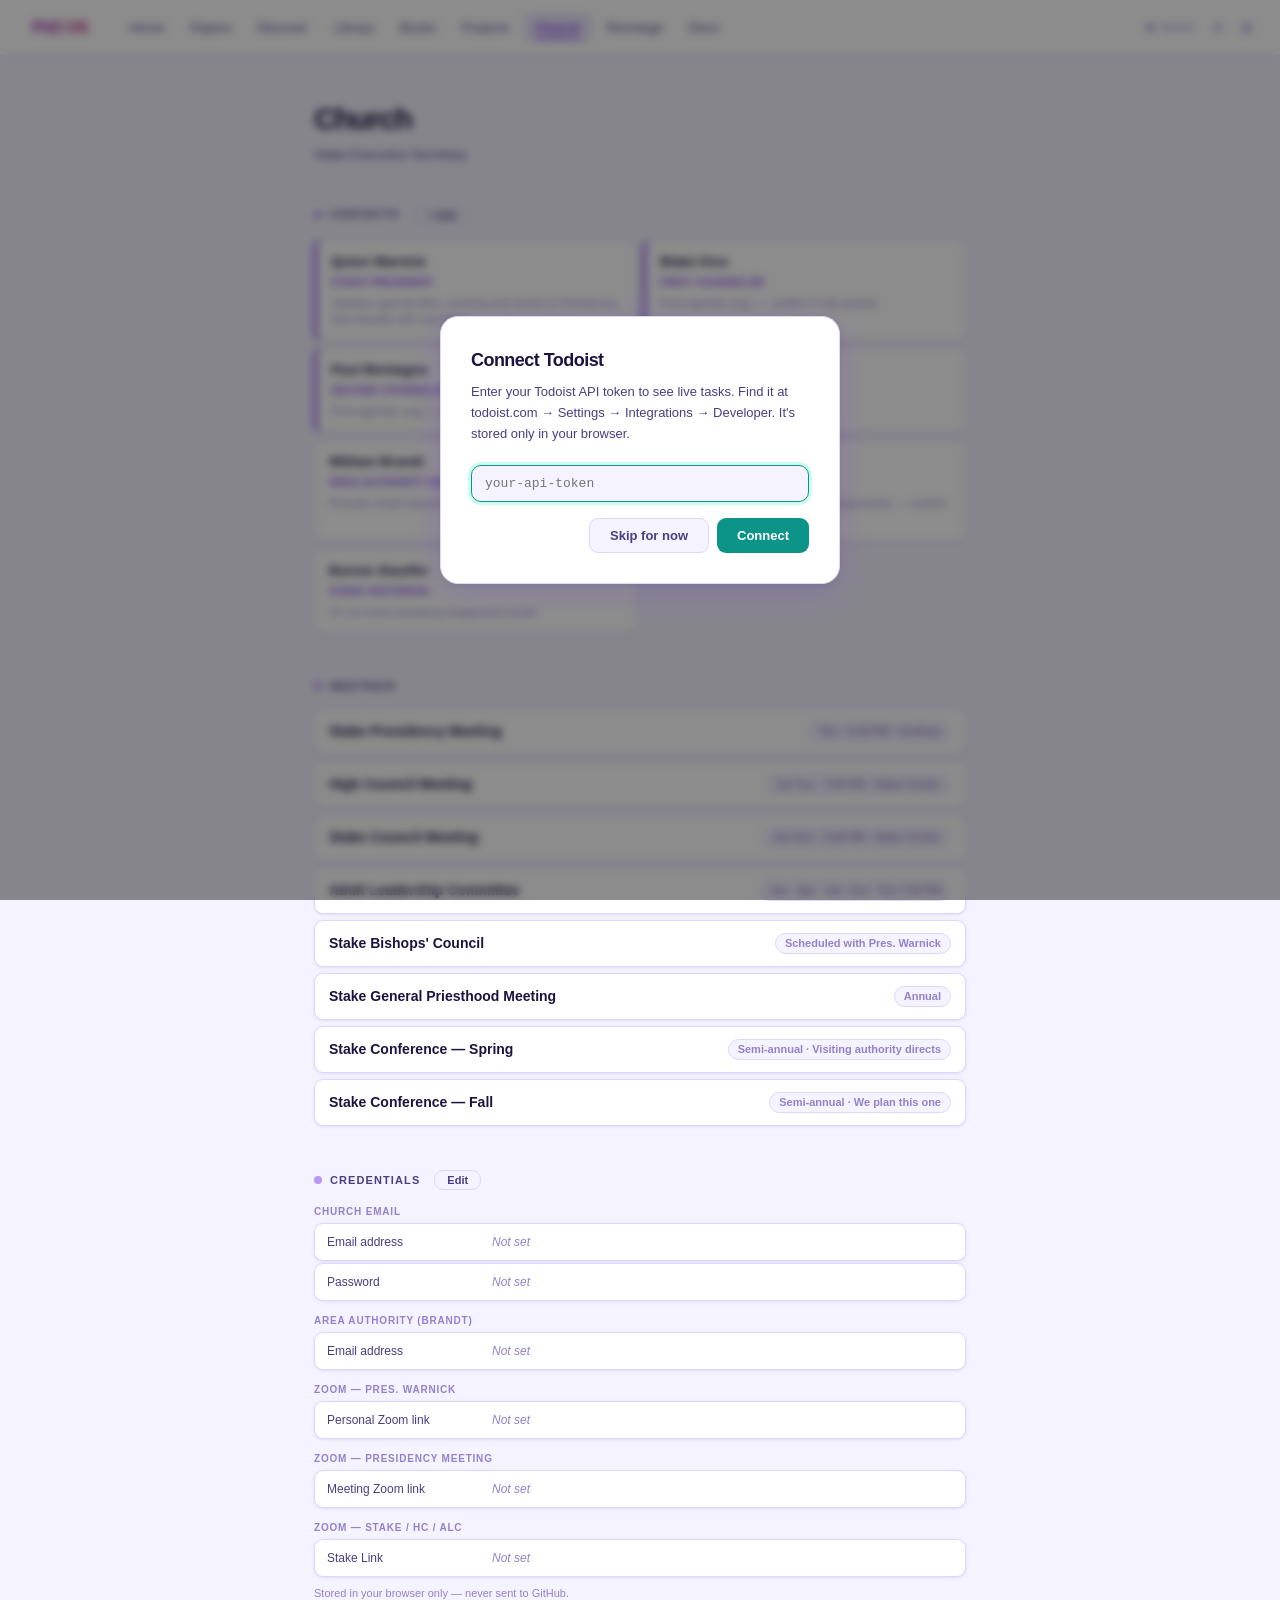
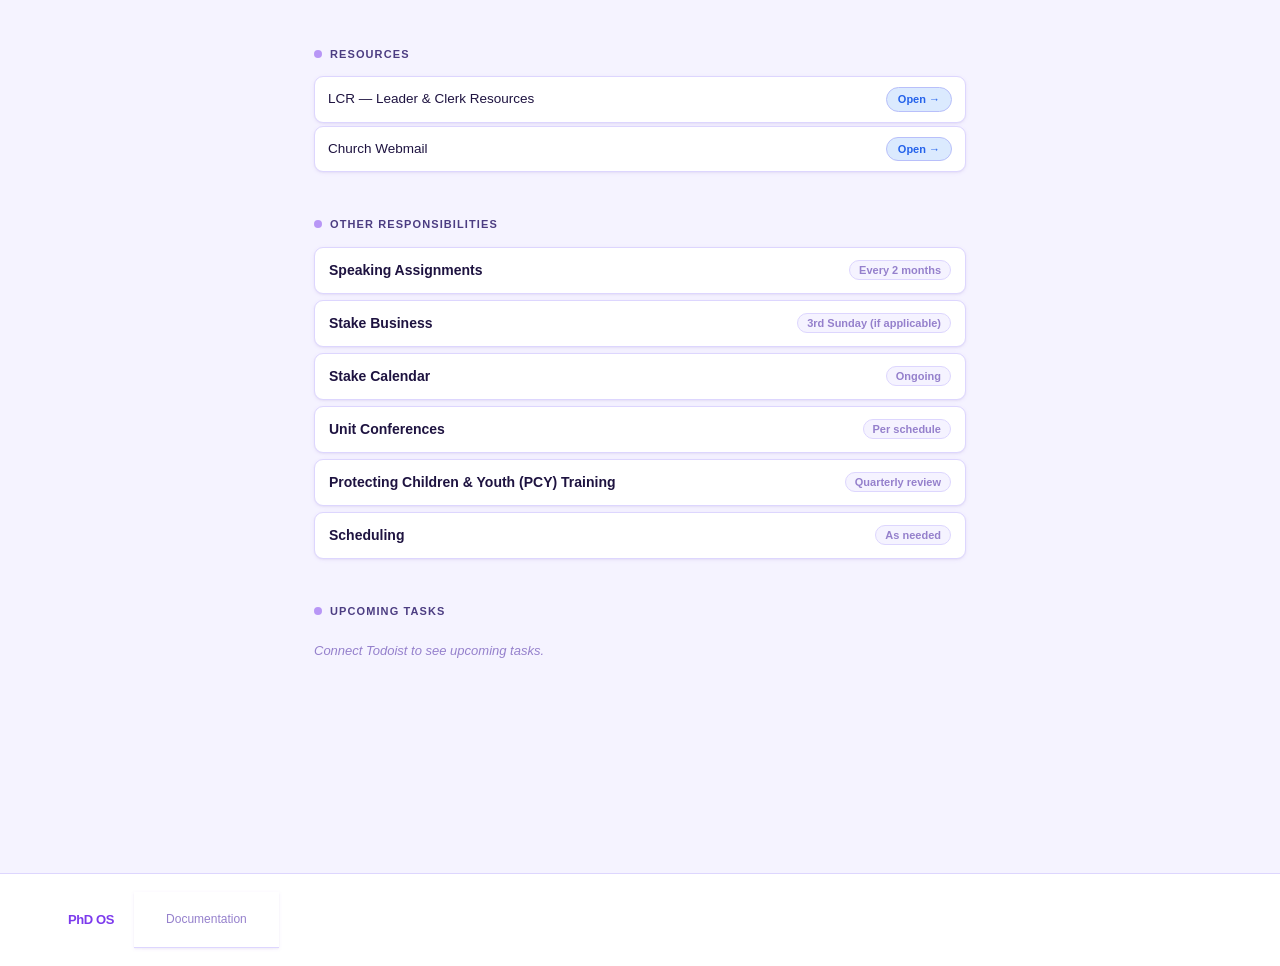
<file: site/church.html>
<!DOCTYPE html>
<html lang="en">
<head>
  <meta charset="UTF-8">
  <meta name="viewport" content="width=device-width, initial-scale=1.0">
  <title>PhD OS — Church</title>
  <script src="theme.js"></script>
  <link rel="stylesheet" href="style.css">
</head>
<body>

<nav id="nav"></nav>

<main>
  <p class="page-title">Church</p>
  <p class="page-sub">Stake Executive Secretary</p>

  <!-- ── Key Contacts ──────────────────────────────────── -->
  <section>
    <h2>Contacts
      <button class="btn btn-ghost" id="add-contact-btn"
        style="font-size:11px;padding:3px 12px;font-weight:600;text-transform:none;letter-spacing:0;margin-left:6px">
        + Add
      </button>
    </h2>
    <div class="church-grid" id="contacts-container"></div>
  </section>

  <!-- ── Meetings ──────────────────────────────────────── -->
  <section>
    <h2>Meetings</h2>

    <details class="rc-accordion">
      <summary class="rc-accordion-hd">
        <span class="rc-accordion-title">Stake Presidency Meeting</span>
        <span class="rc-accordion-count">Thu · 6:30 PM · Institute</span>
      </summary>
      <div class="meeting-body">
        <div class="meeting-meta">
          <span class="commitment-freq">Weekly</span>
          <button class="zoom-btn" data-zoom-key="presidency_zoom">Join Zoom</button>
        </div>
        <div class="church-label">Attendees</div>
        <p class="meeting-attendees">Stake Presidency + Brother Woolwine</p>
        <div class="church-label">Preparation</div>
        <ol class="church-checklist">
          <li>Assign prayers / spiritual thought / handbook training (rotation)</li>
          <li>Update callings business chart — counselors send updates; Pres. Warnick also updates independently</li>
          <li>Update Discussion Items with any known critical topics (let Pres. Warnick set final order)</li>
          <li>Action Items: update temple recommend interview list by unit (LCR → Membership → Recommend Activations)</li>
          <li>Action Items: maintain running list of priesthood ratifications for Stake Conference / Priesthood Meeting</li>
          <li>Update Calendar section with major events for next 1–2 months</li>
          <li>During the meeting: make a copy of agenda and start next week's draft</li>
          <li>Print 3 copies (Kiss, Montagna, self) — Warnick brings his own; Woolwine declines paper</li>
        </ol>
        <p class="meeting-note">Pres. Warnick updates and sends the approved agenda Mon. evening. Update callings and calendar Sun. evening or Mon. morning.</p>
      </div>
    </details>

    <details class="rc-accordion">
      <summary class="rc-accordion-hd">
        <span class="rc-accordion-title">High Council Meeting</span>
        <span class="rc-accordion-count">1st Tue · 7:00 PM · Stake Center</span>
      </summary>
      <div class="meeting-body">
        <div class="meeting-meta">
          <span class="commitment-freq">Monthly</span>
          <button class="zoom-btn" data-zoom-key="stake_zoom_link">Join Zoom</button>
        </div>
        <div class="church-label">Attendees</div>
        <p class="meeting-attendees">Stake Presidency + all High Council members</p>
        <div class="church-label">Preparation</div>
        <ol class="church-checklist">
          <li>Plan topics at the presidency meeting the week before</li>
          <li>Assign prayers / spiritual thought / handbook training</li>
          <li>Send draft agenda to Pres. Warnick by Friday</li>
          <li>Once approved, send final agenda + reminder to all attendees</li>
          <li>Bring printed agenda copies for HC members</li>
        </ol>
      </div>
    </details>

    <details class="rc-accordion">
      <summary class="rc-accordion-hd">
        <span class="rc-accordion-title">Stake Council Meeting</span>
        <span class="rc-accordion-count">3rd Sun · 3:00 PM · Stake Center</span>
      </summary>
      <div class="meeting-body">
        <div class="meeting-meta">
          <span class="commitment-freq">Monthly</span>
          <button class="zoom-btn" data-zoom-key="stake_zoom_link">Join Zoom</button>
        </div>
        <div class="church-label">Attendees</div>
        <p class="meeting-attendees">Stake Presidency · All HC members · Stake RS President · Stake YW President · Stake Primary President · Stake Communication Director · Stake Welfare &amp; Self-Reliance Specialist · YSA Committee Co-chairs</p>
        <div class="church-label">Preparation</div>
        <ol class="church-checklist">
          <li>Plan topics at the presidency meeting the week before</li>
          <li>Assign prayers / spiritual thought / handbook training</li>
          <li>Send draft agenda to Pres. Warnick by Friday</li>
          <li>Once approved, send final agenda + reminder to all attendees</li>
          <li>Bring printed agenda copies for council members</li>
        </ol>
      </div>
    </details>

    <details class="rc-accordion">
      <summary class="rc-accordion-hd">
        <span class="rc-accordion-title">Adult Leadership Committee</span>
        <span class="rc-accordion-count">Jan · Apr · Jul · Oct · Tue 7:00 PM</span>
      </summary>
      <div class="meeting-body">
        <div class="meeting-meta">
          <span class="commitment-freq">Quarterly</span>
          <button class="zoom-btn" data-zoom-key="stake_zoom_link">Join Zoom</button>
        </div>
        <p class="meeting-attendees" style="margin-bottom:10px">Replaces the High Council meeting in those months.</p>
        <div class="church-label">Preparation</div>
        <ol class="church-checklist">
          <li>Assign prayers / spiritual thought / handbook training</li>
          <li>Send agenda + reminder to attendees</li>
        </ol>
      </div>
    </details>

    <details class="rc-accordion">
      <summary class="rc-accordion-hd">
        <span class="rc-accordion-title">Stake Bishops' Council</span>
        <span class="rc-accordion-count">Scheduled with Pres. Warnick</span>
      </summary>
      <div class="meeting-body">
        <p class="meeting-attendees">Work with Pres. Warnick to schedule and add to the calendar. You do not prepare agendas and you do not attend.</p>
      </div>
    </details>

    <details class="rc-accordion">
      <summary class="rc-accordion-hd">
        <span class="rc-accordion-title">Stake General Priesthood Meeting</span>
        <span class="rc-accordion-count">Annual</span>
      </summary>
      <div class="meeting-body">
        <div class="church-label">Preparation (begin ~4 weeks prior)</div>
        <ol class="church-checklist">
          <li>Remind the Presidency and begin planning discussion ~4 weeks out</li>
          <li>Prepare the program</li>
          <li>Select prayers, chorister, and organist with Presidency approval</li>
        </ol>
      </div>
    </details>

    <details class="rc-accordion">
      <summary class="rc-accordion-hd">
        <span class="rc-accordion-title">Stake Conference — Spring</span>
        <span class="rc-accordion-count">Semi-annual · Visiting authority directs</span>
      </summary>
      <div class="meeting-body">
        <div class="church-label">Preparation</div>
        <ol class="church-checklist">
          <li>Follow all instructions provided by the visiting authority</li>
          <li>Complete agenda — usually a fill-in-the-blank template</li>
          <li>Coordinate meals on Saturday/Sunday if requested</li>
          <li>Prepare the To-Do assignment tracker as tasks are assigned</li>
        </ol>
      </div>
    </details>

    <details class="rc-accordion">
      <summary class="rc-accordion-hd">
        <span class="rc-accordion-title">Stake Conference — Fall</span>
        <span class="rc-accordion-count">Semi-annual · We plan this one</span>
      </summary>
      <div class="meeting-body">
        <div class="church-label">Preparation</div>
        <ol class="church-checklist">
          <li>Prepare a program template for the Presidency to fill out</li>
          <li>Plan for prayer selection</li>
          <li>Prepare the To-Do assignment tracker</li>
          <li>Communicate with Stake Council/HC regarding assignments</li>
          <li>Start the process as early as possible</li>
          <li>Record speakers in the "Past Speakers" file</li>
        </ol>
      </div>
    </details>
  </section>

  <!-- ── Credentials ────────────────────────────────────── -->
  <section>
    <h2>Credentials
      <button class="btn btn-ghost" id="edit-private-btn"
        style="font-size:11px;padding:3px 12px;font-weight:600;text-transform:none;letter-spacing:0;margin-left:6px">
        Edit
      </button>
    </h2>
    <div id="private-rows"></div>
    <p style="font-size:11px;color:var(--text-subtle);margin-top:8px">Stored in your browser only — never sent to GitHub.</p>
  </section>

  <!-- ── Resources ─────────────────────────────────────── -->
  <section>
    <h2>Resources</h2>
    <ul class="resource-list">
      <li class="resource-item">
        <span class="resource-name">LCR — Leader &amp; Clerk Resources</span>
        <a href="https://lcr.churchofjesuschrist.org" target="_blank" rel="noopener" class="resource-link">Open →</a>
      </li>
      <li class="resource-item">
        <span class="resource-name">Church Webmail</span>
        <a href="https://mail.google.com" target="_blank" rel="noopener" class="resource-link" id="resource-webmail">Open →</a>
      </li>
    </ul>
  </section>

  <!-- ── Other Responsibilities ─────────────────────────── -->
  <section>
    <h2>Other Responsibilities</h2>

    <details class="rc-accordion">
      <summary class="rc-accordion-hd">
        <span class="rc-accordion-title">Speaking Assignments</span>
        <span class="rc-accordion-count">Every 2 months</span>
      </summary>
      <div class="meeting-body">
        <ol class="church-checklist">
          <li>Use the template; save a new version for each month</li>
          <li>Couples in stake callings: place in same unit, or ensure one is not assigned</li>
          <li>Check with Patriarch Stauffer for his preferred unit(s) before finalizing</li>
          <li>CC Bennie Stauffer (Stake Historian) when sending assignments</li>
          <li>Publish 1 month in advance; send a reminder 1 week prior</li>
          <li>Keep Youth leaders free in May and July (summer activities)</li>
        </ol>
      </div>
    </details>

    <details class="rc-accordion">
      <summary class="rc-accordion-hd">
        <span class="rc-accordion-title">Stake Business</span>
        <span class="rc-accordion-count">3rd Sunday (if applicable)</span>
      </summary>
      <div class="meeting-body">
        <ol class="church-checklist">
          <li>Prepare if there is stake business to conduct that month</li>
          <li>Record completed units in the spreadsheet</li>
        </ol>
      </div>
    </details>

    <details class="rc-accordion">
      <summary class="rc-accordion-hd">
        <span class="rc-accordion-title">Stake Calendar</span>
        <span class="rc-accordion-count">Ongoing</span>
      </summary>
      <div class="meeting-body">
        <p class="meeting-attendees" style="margin-bottom:10px">Two documents: <strong>Annual stake calendar</strong> (list form) and <strong>Sunday calendar</strong> (table — unit conferences + major Sunday meetings). Both in Google Drive → Stake Presidency → Administration.</p>
        <ol class="church-checklist">
          <li>Publish all items on the LCR church calendar</li>
          <li>Check regularly with RS/Youth/Primary/Activities Committee for event details</li>
          <li>Prepare template for Presidency review — they need 3–4 months lead time before publishing to stake leaders</li>
        </ol>
      </div>
    </details>

    <details class="rc-accordion">
      <summary class="rc-accordion-hd">
        <span class="rc-accordion-title">Unit Conferences</span>
        <span class="rc-accordion-count">Per schedule</span>
      </summary>
      <div class="meeting-body">
        <ol class="church-checklist">
          <li>Pres. Warnick sends the schedule email to unit leaders at the start of the year</li>
          <li>Two weeks before each: send reminder to unit + stake leaders, including a copy of Pres. Warnick's original instructions</li>
          <li>Before sending the reminder: help schedule a one-on-one between Pres. Warnick and the Bishop/Branch President</li>
          <li>You are not required to attend</li>
        </ol>
      </div>
    </details>

    <details class="rc-accordion">
      <summary class="rc-accordion-hd">
        <span class="rc-accordion-title">Protecting Children &amp; Youth (PCY) Training</span>
        <span class="rc-accordion-count">Quarterly review</span>
      </summary>
      <div class="meeting-body">
        <ol class="church-checklist">
          <li>LCR → Reports → "Protecting Children &amp; Youth Training"</li>
          <li>Review quarterly — check completion status for all units in the stake</li>
          <li>Communicate status to Unit Executive Secretaries</li>
          <li>Send reminders to stake leaders when training has expired or is expiring</li>
        </ol>
      </div>
    </details>

    <details class="rc-accordion">
      <summary class="rc-accordion-hd">
        <span class="rc-accordion-title">Scheduling</span>
        <span class="rc-accordion-count">As needed</span>
      </summary>
      <div class="meeting-body">
        <p class="meeting-attendees">Help coordinate appointments for Pres. Warnick. He is typically flexible with members. Be available as a scheduling liaison.</p>
      </div>
    </details>
  </section>

  <!-- ── Upcoming Church Tasks ──────────────────────────── -->
  <section>
    <h2>Upcoming Tasks</h2>
    <ul class="task-list" id="church-tasks">
      <li class="loading">Loading…</li>
    </ul>
  </section>
</main>

<!-- Contact add/edit modal -->
<div id="church-contact-modal" class="modal-backdrop hidden">
  <div class="modal" style="max-width:460px">
    <h3 id="contact-modal-title">Add Contact</h3>
    <input type="hidden" id="contact-edit-id">
    <div class="modal-section-label">Name</div>
    <input type="text" class="form-input" id="contact-name-input" placeholder="e.g. Pres. Warnick" autocomplete="off"
      style="margin-bottom:10px;font-family:inherit">
    <div class="modal-section-label">Role / Title</div>
    <input type="text" class="form-input" id="contact-role-input" placeholder="e.g. Stake President" autocomplete="off"
      style="margin-bottom:10px;font-family:inherit">
    <div class="modal-section-label">Phone</div>
    <input type="text" class="form-input" id="contact-phone-input" placeholder="e.g. 585-555-0100" autocomplete="off"
      style="margin-bottom:10px;font-family:inherit">
    <div class="modal-section-label">Email</div>
    <input type="text" class="form-input" id="contact-email-input" placeholder="e.g. name@domain.com" autocomplete="off"
      style="margin-bottom:10px;font-family:inherit">
    <div class="modal-section-label">Note</div>
    <textarea class="form-input" id="contact-note-input" rows="3"
      placeholder="Context, reminders, behavioral notes..."
      style="margin-bottom:10px;font-family:inherit"></textarea>
    <label style="display:flex;align-items:center;gap:8px;font-size:13px;color:var(--text-muted);margin-bottom:16px;cursor:pointer">
      <input type="checkbox" id="contact-pinned-input"> Pin to top (key contact)
    </label>
    <div class="modal-actions">
      <button class="btn btn-ghost" id="contact-cancel-btn">Cancel</button>
      <button class="btn btn-primary" id="contact-save-btn">Save</button>
    </div>
  </div>
</div>

<!-- Private data edit modal -->
<div id="church-private-modal" class="modal-backdrop hidden">
  <div class="modal" style="max-width:500px;max-height:85vh;overflow-y:auto">
    <h3>Edit Private Info</h3>
    <p>Stored only in your browser. Never sent to GitHub or any server.</p>
    <div id="private-form-body"></div>
    <div class="modal-actions" style="margin-top:20px">
      <button class="btn btn-ghost" id="private-cancel-btn">Cancel</button>
      <button class="btn btn-primary" id="private-save-btn">Save</button>
    </div>
  </div>
</div>

<div id="token-modal-placeholder"></div>

<script src="app.js"></script>
<script>
document.getElementById('nav').innerHTML = navHTML('church');
initSettings();

// ── Contacts ──────────────────────────────────────────
const DEFAULT_CONTACTS = [
  { id: 'warnick',   name: 'Quinn Warnick',     role: 'Stake President',          phone: '', email: '', note: 'Updates agenda Mon. evening and sends to Presidency. Very flexible with members.', pinned: true  },
  { id: 'kiss',      name: 'Blake Kiss',         role: 'First Counselor',          phone: '', email: '', note: 'Print agenda copy — confirm if still wanted.',                                      pinned: true  },
  { id: 'montagna',  name: 'Paul Montagna',     role: 'Second Counselor',         phone: '', email: '', note: 'Print agenda copy — confirm if still wanted.',                                      pinned: true  },
  { id: 'woolwine',  name: 'Mark Woolwine',   role: 'Counselor',                phone: '', email: '', note: 'Does not take paper copies.',                                                        pinned: true  },
  { id: 'brandt',    name: 'William Brandt',     role: 'Area Authority Secretary', phone: '', email: '', note: 'Periodic email requests. See Credentials for email.',                               pinned: false },
  { id: 'pstauffer', name: 'Patriarch Stauffer', role: 'Stake Patriarch',          phone: '', email: '', note: 'Check before finalizing speaking assignments — confirm preferred unit(s).',         pinned: false },
  { id: 'bstauffer', name: 'Bennie Stauffer',    role: 'Stake Historian',          phone: '', email: '', note: 'CC on every speaking assignment email.',                                             pinned: false },
];

const REFERENCE_CONTACTS = [
  { id: 'brandt',    name: 'William Brandt',     role: 'Area Authority Secretary', phone: '', email: '', note: 'Periodic email requests. See Credentials for email.',                               pinned: false },
  { id: 'pstauffer', name: 'Patriarch Stauffer', role: 'Stake Patriarch',          phone: '', email: '', note: 'Check before finalizing speaking assignments — confirm preferred unit(s).',         pinned: false },
  { id: 'bstauffer', name: 'Bennie Stauffer',    role: 'Stake Historian',          phone: '', email: '', note: 'CC on every speaking assignment email.',                                             pinned: false },
];

function getContacts() {
  const raw = localStorage.getItem('phd_church_contacts');
  if (raw === null) { saveContacts(DEFAULT_CONTACTS); return DEFAULT_CONTACTS; }
  try { return JSON.parse(raw); } catch { return []; }
}
function saveContacts(cs) { localStorage.setItem('phd_church_contacts', JSON.stringify(cs)); }

function renderContacts() {
  const contacts = getContacts();
  const container = document.getElementById('contacts-container');
  if (!contacts.length) {
    container.innerHTML = '<p class="empty" style="grid-column:1/-1;padding:8px 0">No contacts yet — click + Add.</p>';
    return;
  }
  const sorted = [
    ...contacts.filter(c => c.pinned),
    ...contacts.filter(c => !c.pinned),
  ];
  container.innerHTML = sorted.map(c => {
    const phone = c.phone ? `<a href="tel:${escHtml(c.phone)}" class="contact-detail">📞 ${escHtml(c.phone)}</a>` : '';
    const email = c.email ? `<a href="mailto:${escHtml(c.email)}" class="contact-detail">✉ ${escHtml(c.email)}</a>` : '';
    const details = (phone || email) ? `<div class="contact-details">${phone}${email}</div>` : '';
    const note = c.note ? `<div class="contact-note">${escHtml(c.note)}</div>` : '';
    return `
      <div class="contact-card${c.pinned ? ' pinned' : ''}">
        <div class="contact-card-top">
          <div>
            <div class="contact-name">${escHtml(c.name)}</div>
            ${c.role ? `<div class="contact-role">${escHtml(c.role)}</div>` : ''}
          </div>
          <div class="contact-card-actions">
            <button class="contact-action-btn" title="Edit" onclick="openContactModal('${escHtml(c.id)}')">✎</button>
            <button class="contact-action-btn del" title="Delete" onclick="deleteContact('${escHtml(c.id)}')">×</button>
          </div>
        </div>
        ${details}
        ${note}
      </div>`;
  }).join('');
}

function openContactModal(id) {
  const modal = document.getElementById('church-contact-modal');
  document.getElementById('contact-edit-id').value = id || '';
  document.getElementById('contact-modal-title').textContent = id ? 'Edit Contact' : 'Add Contact';
  const c = id ? (getContacts().find(x => x.id === id) || {}) : {};
  document.getElementById('contact-name-input').value  = c.name  || '';
  document.getElementById('contact-role-input').value  = c.role  || '';
  document.getElementById('contact-phone-input').value = c.phone || '';
  document.getElementById('contact-email-input').value = c.email || '';
  document.getElementById('contact-note-input').value  = c.note  || '';
  document.getElementById('contact-pinned-input').checked = Boolean(c.pinned);
  modal.classList.remove('hidden');
  document.getElementById('contact-name-input').focus();
}

function deleteContact(id) {
  const contacts = getContacts();
  const c = contacts.find(x => x.id === id);
  if (!c) return;
  if (!confirm(`Remove ${c.name}?\n\nThis cannot be undone.`)) return;
  saveContacts(contacts.filter(x => x.id !== id));
  renderContacts();
}

document.getElementById('contact-save-btn').addEventListener('click', () => {
  const name = document.getElementById('contact-name-input').value.trim();
  if (!name) { document.getElementById('contact-name-input').focus(); return; }
  const contacts = getContacts();
  const editId = document.getElementById('contact-edit-id').value;
  const entry = {
    id:     editId || Date.now().toString(36),
    name,
    role:   document.getElementById('contact-role-input').value.trim(),
    phone:  document.getElementById('contact-phone-input').value.trim(),
    email:  document.getElementById('contact-email-input').value.trim(),
    note:   document.getElementById('contact-note-input').value.trim(),
    pinned: document.getElementById('contact-pinned-input').checked,
  };
  if (editId) {
    const i = contacts.findIndex(x => x.id === editId);
    if (i !== -1) contacts[i] = entry; else contacts.push(entry);
  } else {
    contacts.push(entry);
  }
  saveContacts(contacts);
  document.getElementById('church-contact-modal').classList.add('hidden');
  renderContacts();
});

document.getElementById('contact-cancel-btn').addEventListener('click', () => {
  document.getElementById('church-contact-modal').classList.add('hidden');
});
document.getElementById('church-contact-modal').addEventListener('click', function(e) {
  if (e.target === this) this.classList.add('hidden');
});
document.getElementById('add-contact-btn').addEventListener('click', () => openContactModal(null));

// ── Private credentials ───────────────────────────────
const PRIVATE_FIELDS = [
  { section: 'Church Email',              key: 'church_email',         label: 'Email address',       textarea: false },
  { section: 'Church Email',              key: 'church_email_pw',      label: 'Password',            textarea: false },
  { section: 'Area Authority (Brandt)',   key: 'brandt_email',         label: 'Email address',       textarea: false },
  { section: 'Zoom — Pres. Warnick',     key: 'warnick_zoom',         label: 'Personal Zoom link',  textarea: false },
  { section: 'Zoom — Presidency Meeting',key: 'presidency_zoom',      label: 'Meeting Zoom link',   textarea: false },
  { section: 'Zoom — Stake / HC / ALC',  key: 'stake_zoom_link',      label: 'Stake Link',      textarea: false },
  { section: 'Stake Zoom Accounts',      key: 'zoom_accounts',        label: 'One per line: email  password', textarea: true },
  { section: 'Notes',                    key: 'private_notes',        label: 'Other private notes', textarea: true },
];

function getPrivate() {
  try { return JSON.parse(localStorage.getItem('phd_church_private') || '{}'); } catch { return {}; }
}
function savePrivate(data) { localStorage.setItem('phd_church_private', JSON.stringify(data)); }

function renderPrivateRows() {
  const data = getPrivate();
  const container = document.getElementById('private-rows');
  let html = '';
  let lastSection = '';

  for (const f of PRIVATE_FIELDS) {
    if (f.textarea) continue;
    if (f.section !== lastSection) {
      html += `<div class="church-label" style="margin-top:${lastSection ? '12px' : '0'};margin-bottom:4px">${escHtml(f.section)}</div>`;
      lastSection = f.section;
    }
    const val = data[f.key] || '';
    const isSet = Boolean(val);
    html += `<div class="private-row" data-key="${escHtml(f.key)}">
      <span class="private-label">${escHtml(f.label)}</span>
      <span class="private-val ${isSet ? 'masked' : 'unset'}" data-raw="${escHtml(val)}">${isSet ? '••••••••' : 'Not set'}</span>
      <div class="private-actions">
        ${isSet ? `<button class="priv-btn" title="Reveal" onclick="toggleReveal(this)">👁</button>` : ''}
        ${isSet ? `<button class="priv-btn" title="Copy" onclick="copyPriv(this)">⎘</button>` : ''}
      </div>
    </div>`;
  }

  // Zoom accounts collapsible
  const accounts = (data.zoom_accounts || '').trim();
  if (accounts) {
    const count = accounts.split('\n').filter(l => l.trim()).length;
    html += `<div class="church-label" style="margin-top:12px;margin-bottom:4px">Stake Zoom Accounts</div>
    <details class="rc-accordion">
      <summary class="rc-accordion-hd" style="font-size:13px">
        <span>${count} accounts stored</span>
        <span class="rc-accordion-count">Click to reveal</span>
      </summary>
      <div class="meeting-body">
        <div style="font-family:'SF Mono','Fira Code',monospace;font-size:11.5px;color:var(--text-muted);white-space:pre;line-height:1.7;overflow-x:auto">${escHtml(accounts)}</div>
      </div>
    </details>`;
  }

  // Notes
  const notes = (data.private_notes || '').trim();
  if (notes) {
    html += `<div class="church-label" style="margin-top:12px;margin-bottom:4px">Notes</div>
    <details class="rc-accordion">
      <summary class="rc-accordion-hd" style="font-size:13px">
        <span>Private notes</span><span class="rc-accordion-count">Click to reveal</span>
      </summary>
      <div class="meeting-body" style="white-space:pre-wrap;font-size:13px;color:var(--text-muted);line-height:1.6">${escHtml(notes)}</div>
    </details>`;
  }

  container.innerHTML = html || '<p class="empty" style="padding:8px 0">No credentials stored yet — click Edit to add them.</p>';

  // Wire zoom buttons in meeting cards
  document.querySelectorAll('button.zoom-btn[data-zoom-key]').forEach(btn => {
    const url = data[btn.dataset.zoomKey];
    if (url) {
      btn.classList.remove('unset');
      btn.onclick = () => window.open(url, '_blank', 'noopener');
    } else {
      btn.classList.add('unset');
      btn.onclick = null;
      btn.title = 'No Zoom link stored — click Edit in Credentials to add';
    }
  });

  // Wire resource links
  const setResource = (id, url) => {
    const el = document.getElementById(id);
    if (!el) return;
    if (url) { el.href = url; el.classList.remove('unset'); }
    else { el.href = '#'; el.classList.add('unset'); el.onclick = e => e.preventDefault(); }
  };
  setResource('resource-drive-stake', data.drive_stake);
  setResource('resource-drive-admin', data.drive_admin);
}

function toggleReveal(btn) {
  const row = btn.closest('.private-row');
  const valEl = row.querySelector('.private-val');
  if (valEl.classList.contains('masked')) {
    valEl.textContent = valEl.dataset.raw;
    valEl.classList.remove('masked');
    btn.textContent = '🔒';
  } else {
    valEl.textContent = '••••••••';
    valEl.classList.add('masked');
    btn.textContent = '👁';
  }
}

async function copyPriv(btn) {
  const raw = btn.closest('.private-row').querySelector('.private-val').dataset.raw;
  await navigator.clipboard.writeText(raw);
  const orig = btn.textContent;
  btn.textContent = '✓';
  setTimeout(() => btn.textContent = orig, 1200);
}

// Edit modal
function buildEditForm() {
  const data = getPrivate();
  let html = '';
  let lastSection = '';
  for (const f of PRIVATE_FIELDS) {
    if (f.section !== lastSection) {
      html += `<div class="modal-section-label">${escHtml(f.section)}</div>`;
      lastSection = f.section;
    }
    const val = escHtml(data[f.key] || '');
    const labelHtml = `<label style="display:block;font-size:12px;color:var(--text-muted);margin-bottom:4px">${escHtml(f.label)}</label>`;
    if (f.textarea) {
      html += `${labelHtml}<textarea class="form-input" name="${f.key}" rows="4" style="margin-bottom:10px">${val}</textarea>`;
    } else {
      html += `${labelHtml}<input type="text" class="form-input" name="${f.key}" value="${val}" autocomplete="off" spellcheck="false" style="margin-bottom:10px">`;
    }
  }
  return html;
}

document.getElementById('edit-private-btn').addEventListener('click', () => {
  document.getElementById('private-form-body').innerHTML = buildEditForm();
  document.getElementById('church-private-modal').classList.remove('hidden');
});

document.getElementById('private-save-btn').addEventListener('click', () => {
  const data = getPrivate();
  document.getElementById('private-form-body').querySelectorAll('[name]').forEach(el => {
    data[el.name] = el.value.trim();
  });
  savePrivate(data);
  document.getElementById('church-private-modal').classList.add('hidden');
  renderPrivateRows();
});

document.getElementById('private-cancel-btn').addEventListener('click', () => {
  document.getElementById('church-private-modal').classList.add('hidden');
});

document.getElementById('church-private-modal').addEventListener('click', function(e) {
  if (e.target === this) this.classList.add('hidden');
});

// ── Todoist ───────────────────────────────────────────
async function loadChurchTasks() {
  const el = document.getElementById('church-tasks');
  if (!hasToken()) {
    el.innerHTML = '<li class="empty">Connect Todoist to see upcoming tasks.</li>';
    document.getElementById('token-modal-placeholder').innerHTML = tokenModalHTML();
    showTokenModal(() => loadChurchTasks());
    return;
  }
  try {
    const [projects, all, reminders] = await Promise.all([fetchProjects(), fetchTasks(), fetchReminders()]);
    setApiStatus('connected');
    const reminderMap = buildReminderMap(reminders);

    const churchProject = projects.find(p => p.name === 'Church');
    if (!churchProject) {
      el.innerHTML = '<li class="empty">No "Church" project found in Todoist.</li>';
      return;
    }

    const churchIds = new Set([churchProject.id]);
    for (const p of projects) {
      if (p.parent_id === churchProject.id) churchIds.add(p.id);
    }

    const tasks = all
      .filter(t => churchIds.has(t.project_id) && (isDueNow(t) || isDueWithin(t, 14)))
      .sort((a, b) => (a.due?.date || '9999').localeCompare(b.due?.date || '9999'));

    if (!tasks.length) {
      el.innerHTML = '<li class="empty">Nothing due in the next 14 days.</li>';
      return;
    }
    renderTaskList('church-tasks', tasks, all, true, reminderMap);
  } catch(e) {
    setApiStatus('error');
    el.innerHTML = e.message === 'bad_token'
      ? '<li class="error">Invalid token — click ⚙ to reset.</li>'
      : '<li class="error">Could not reach Todoist.</li>';
  }
}

renderContacts();
renderPrivateRows();
loadChurchTasks();
</script>
</body>
</html>
</file>
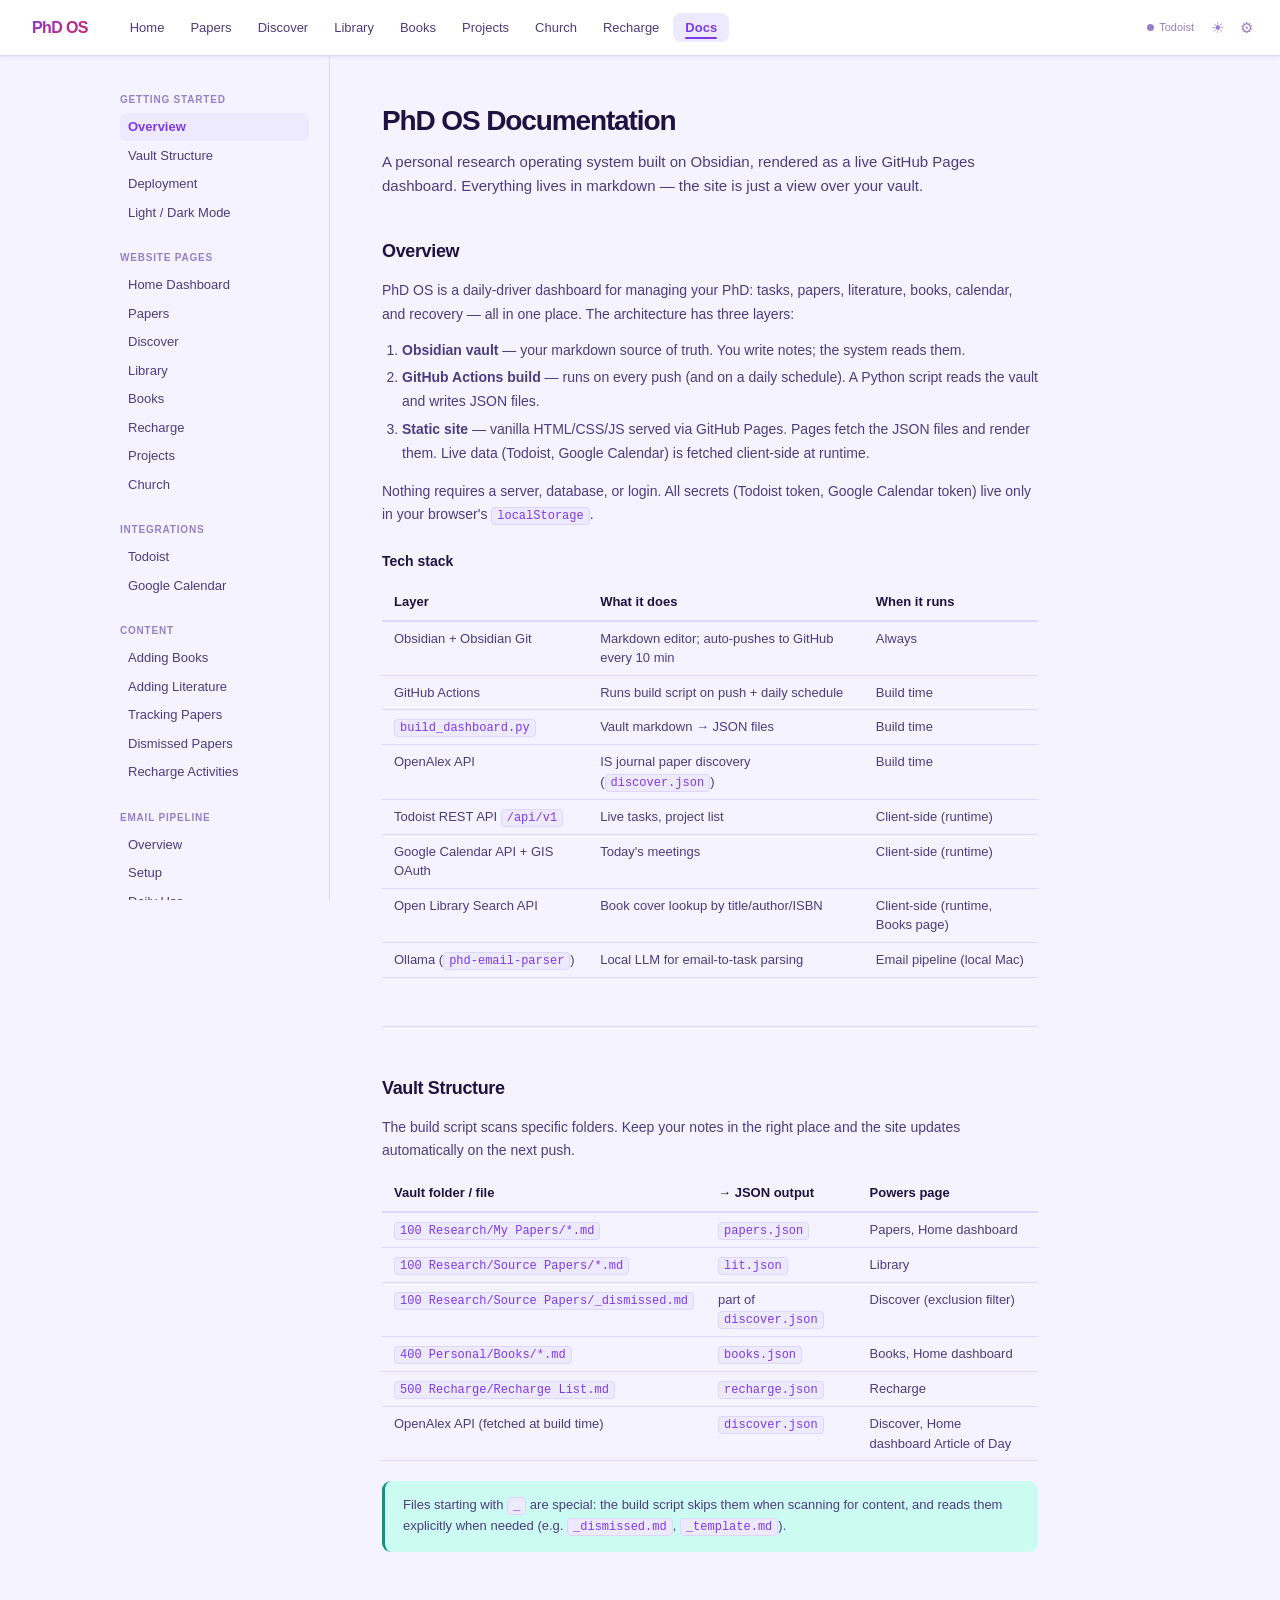
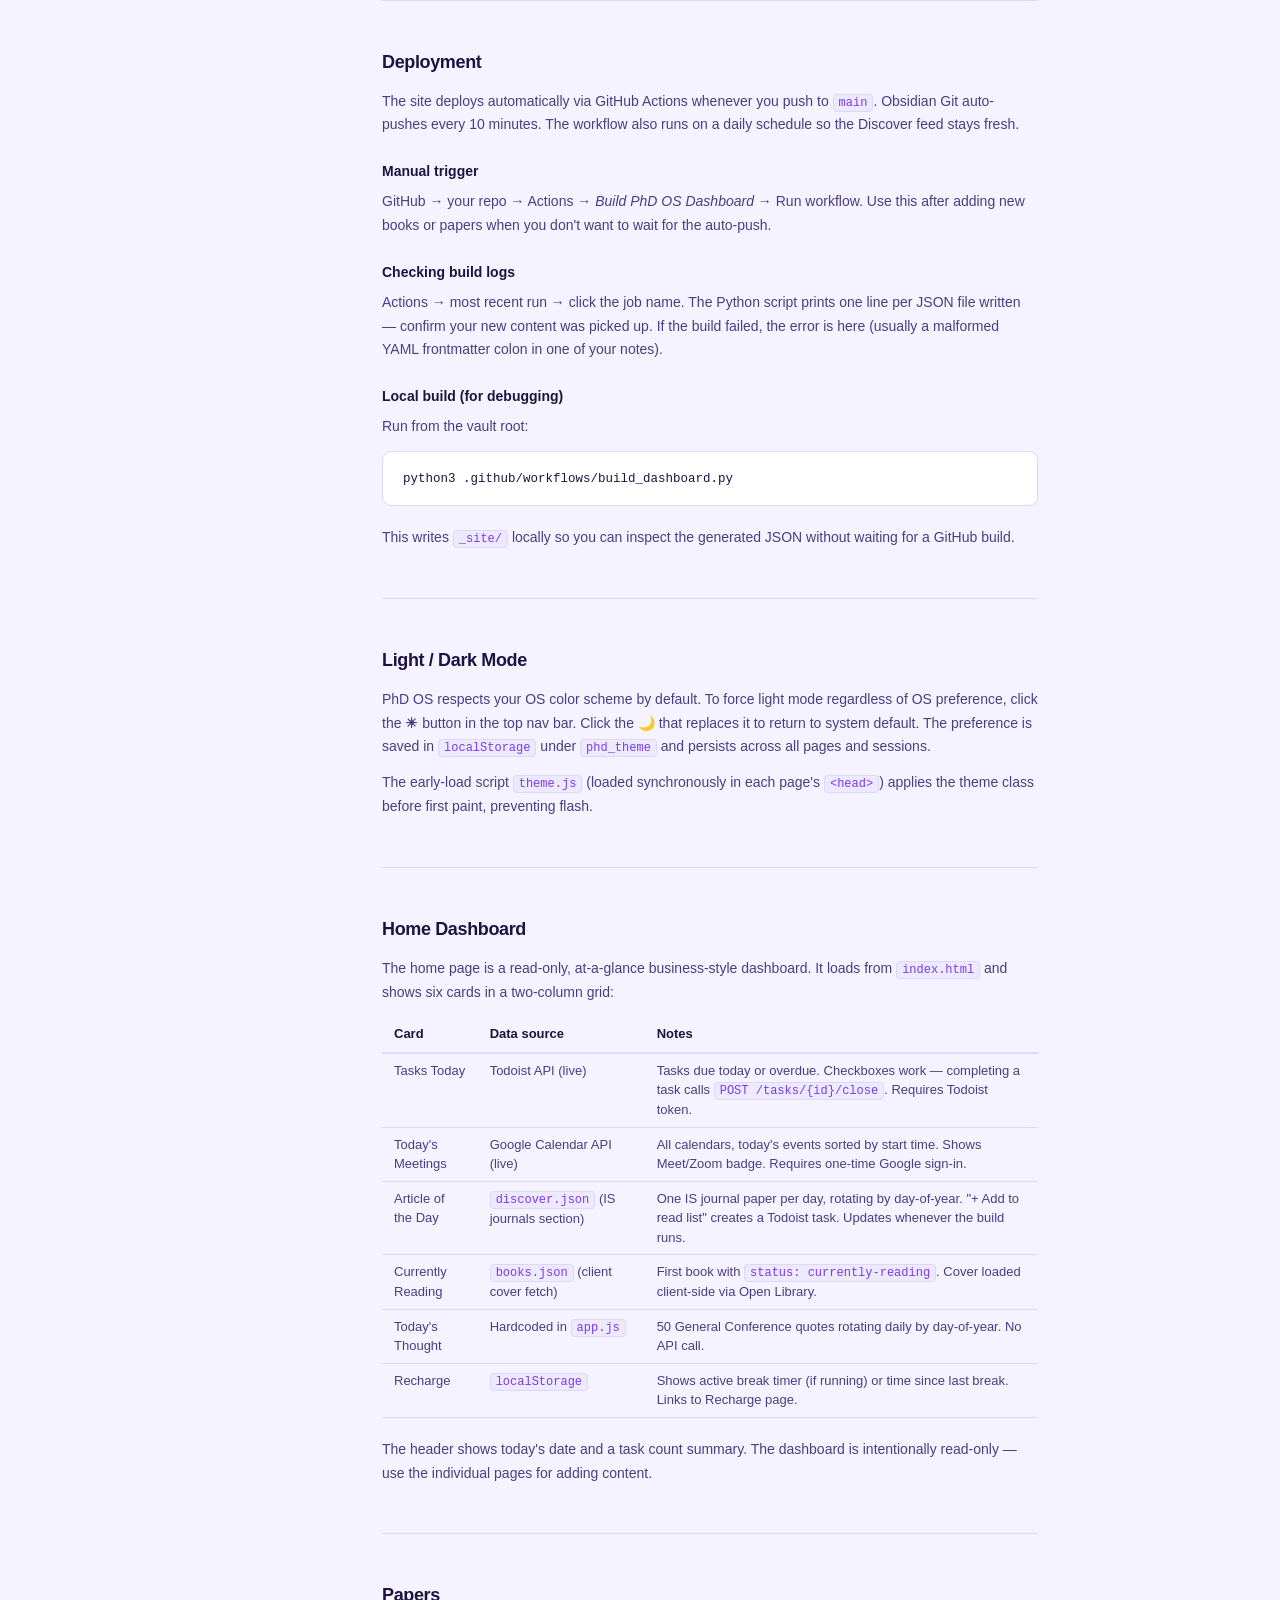
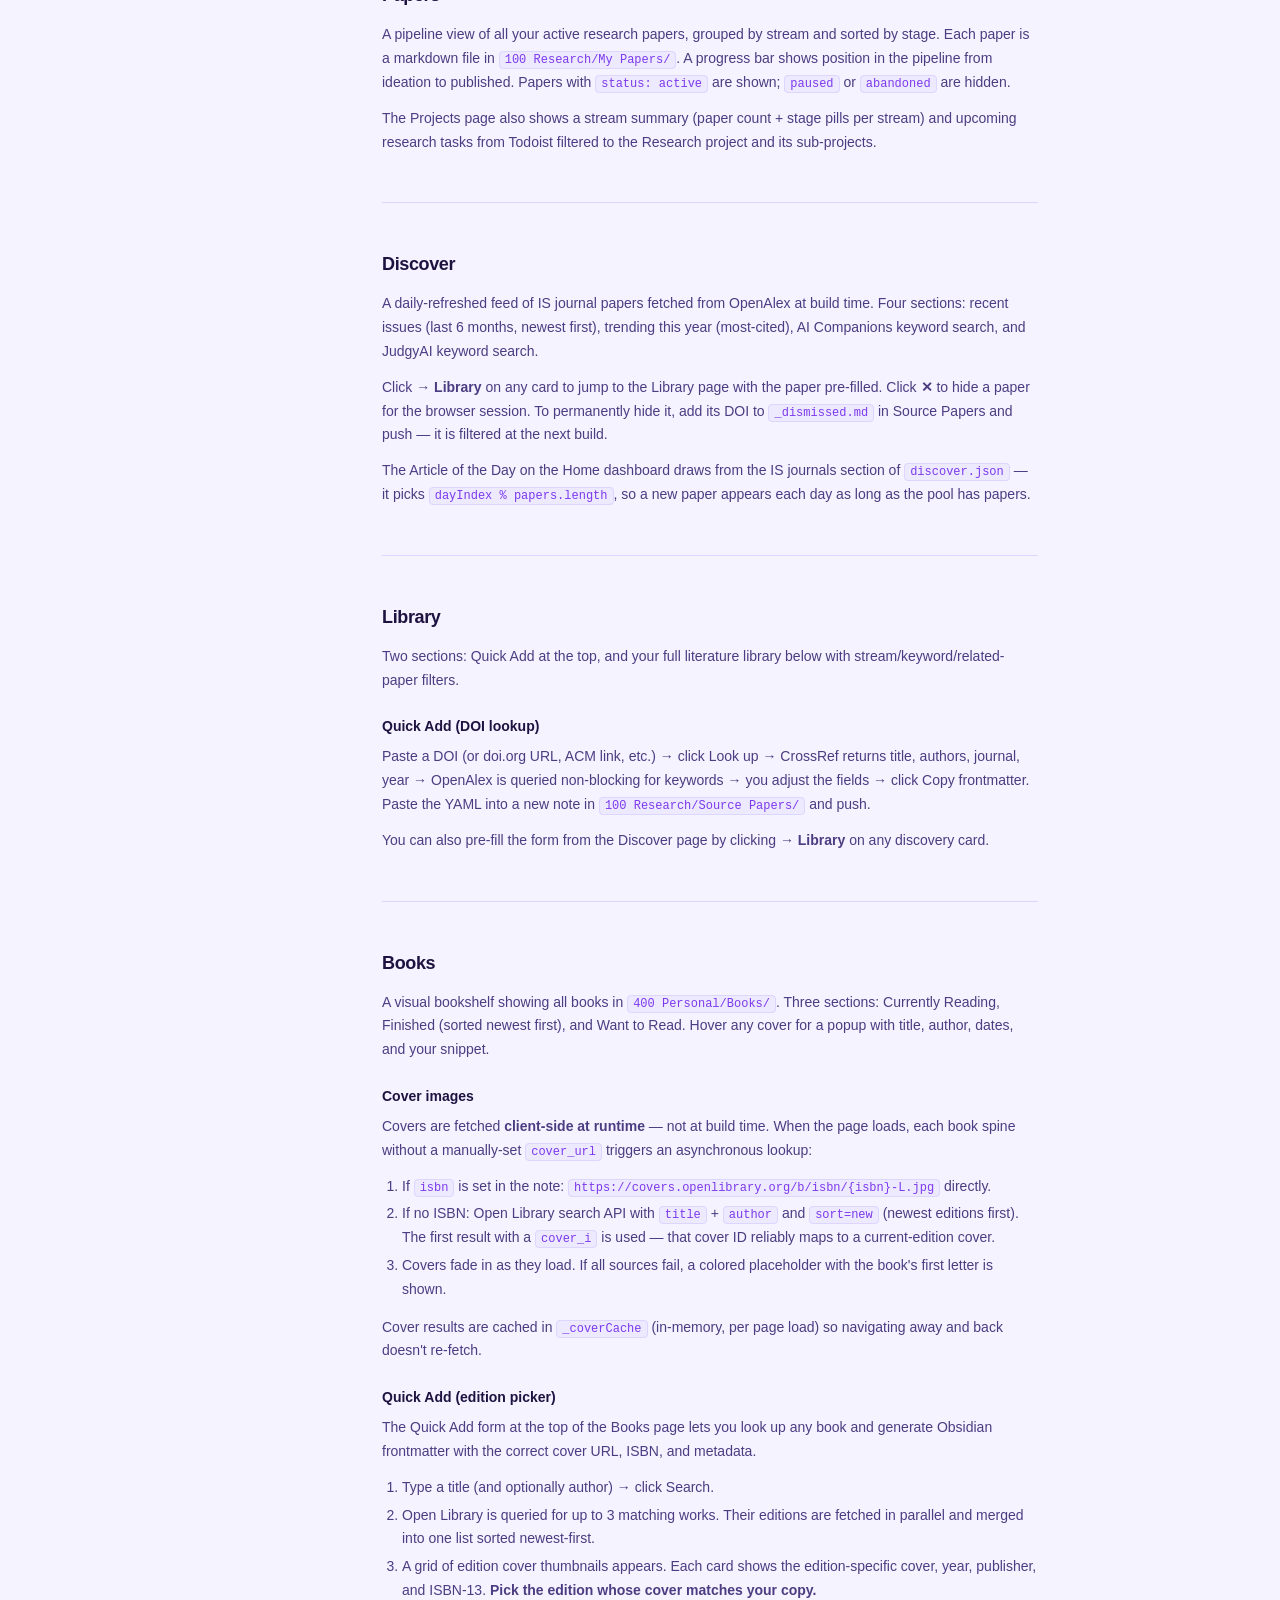
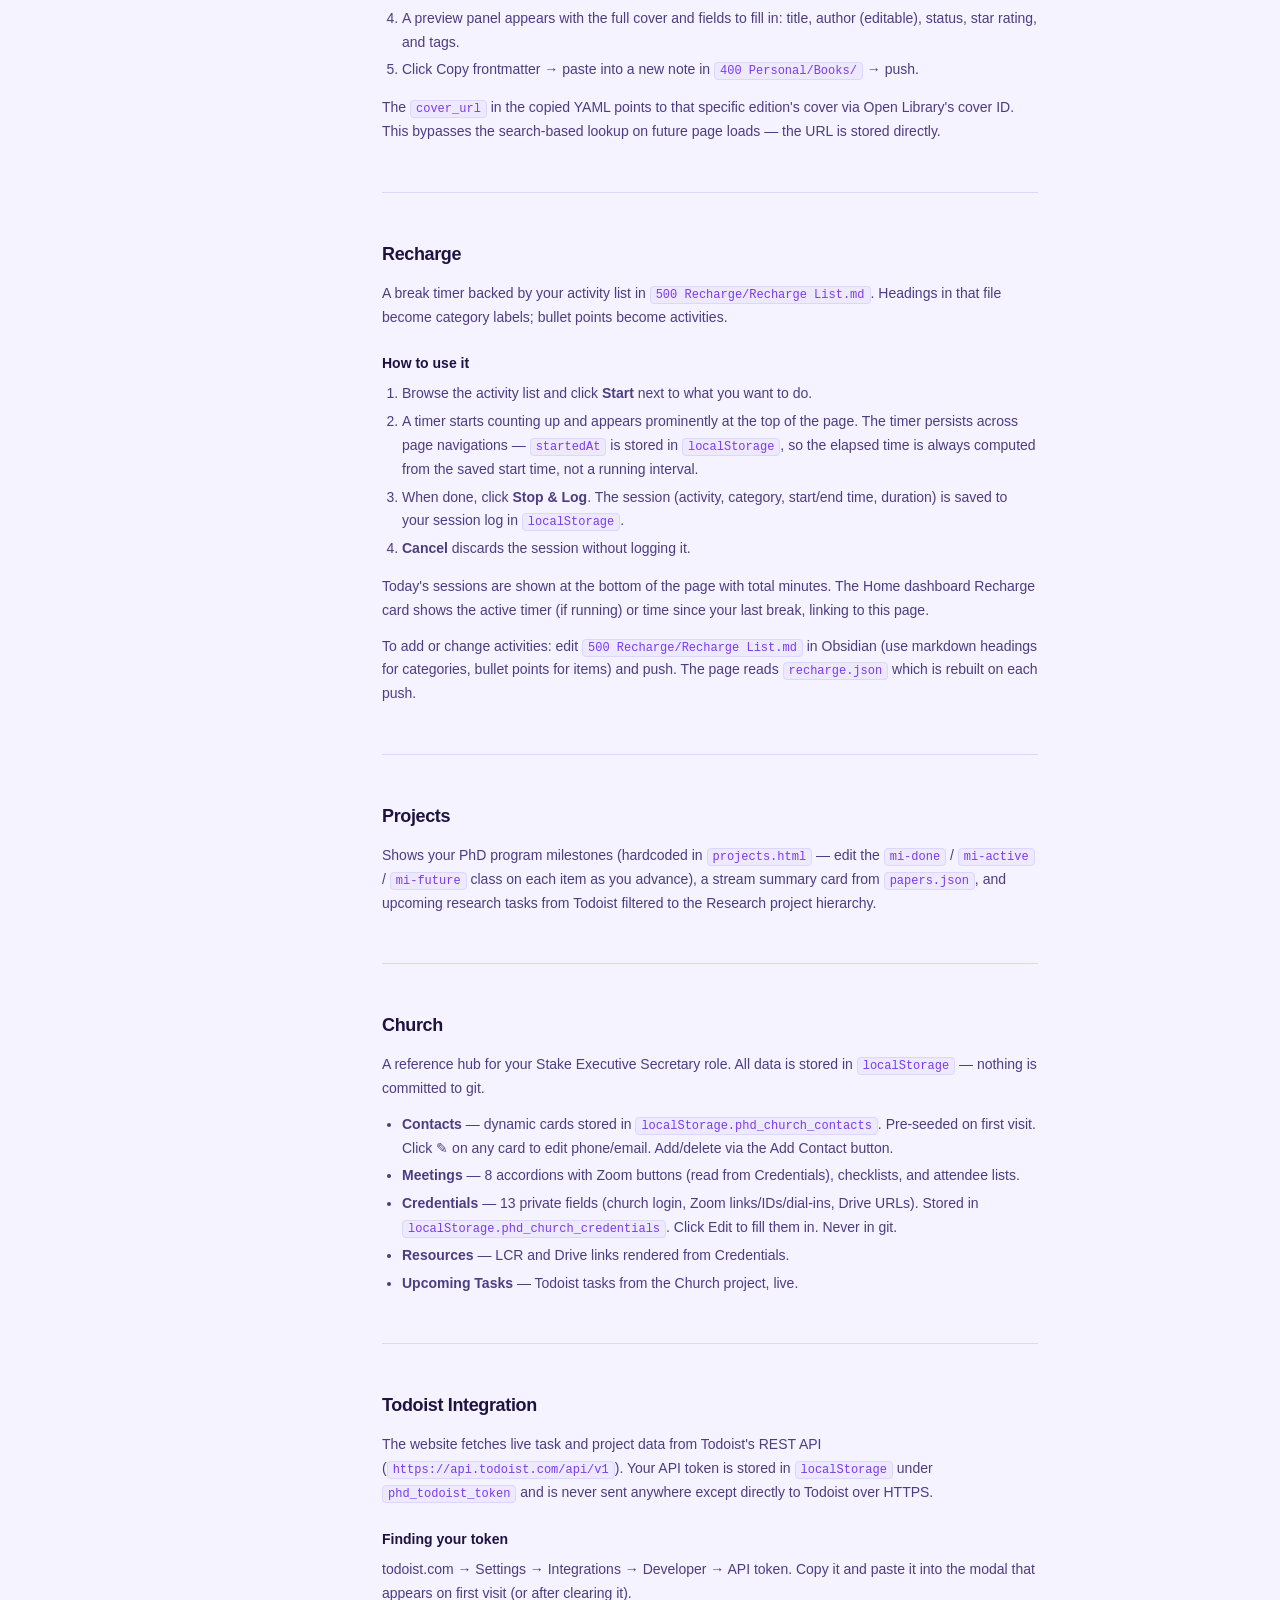
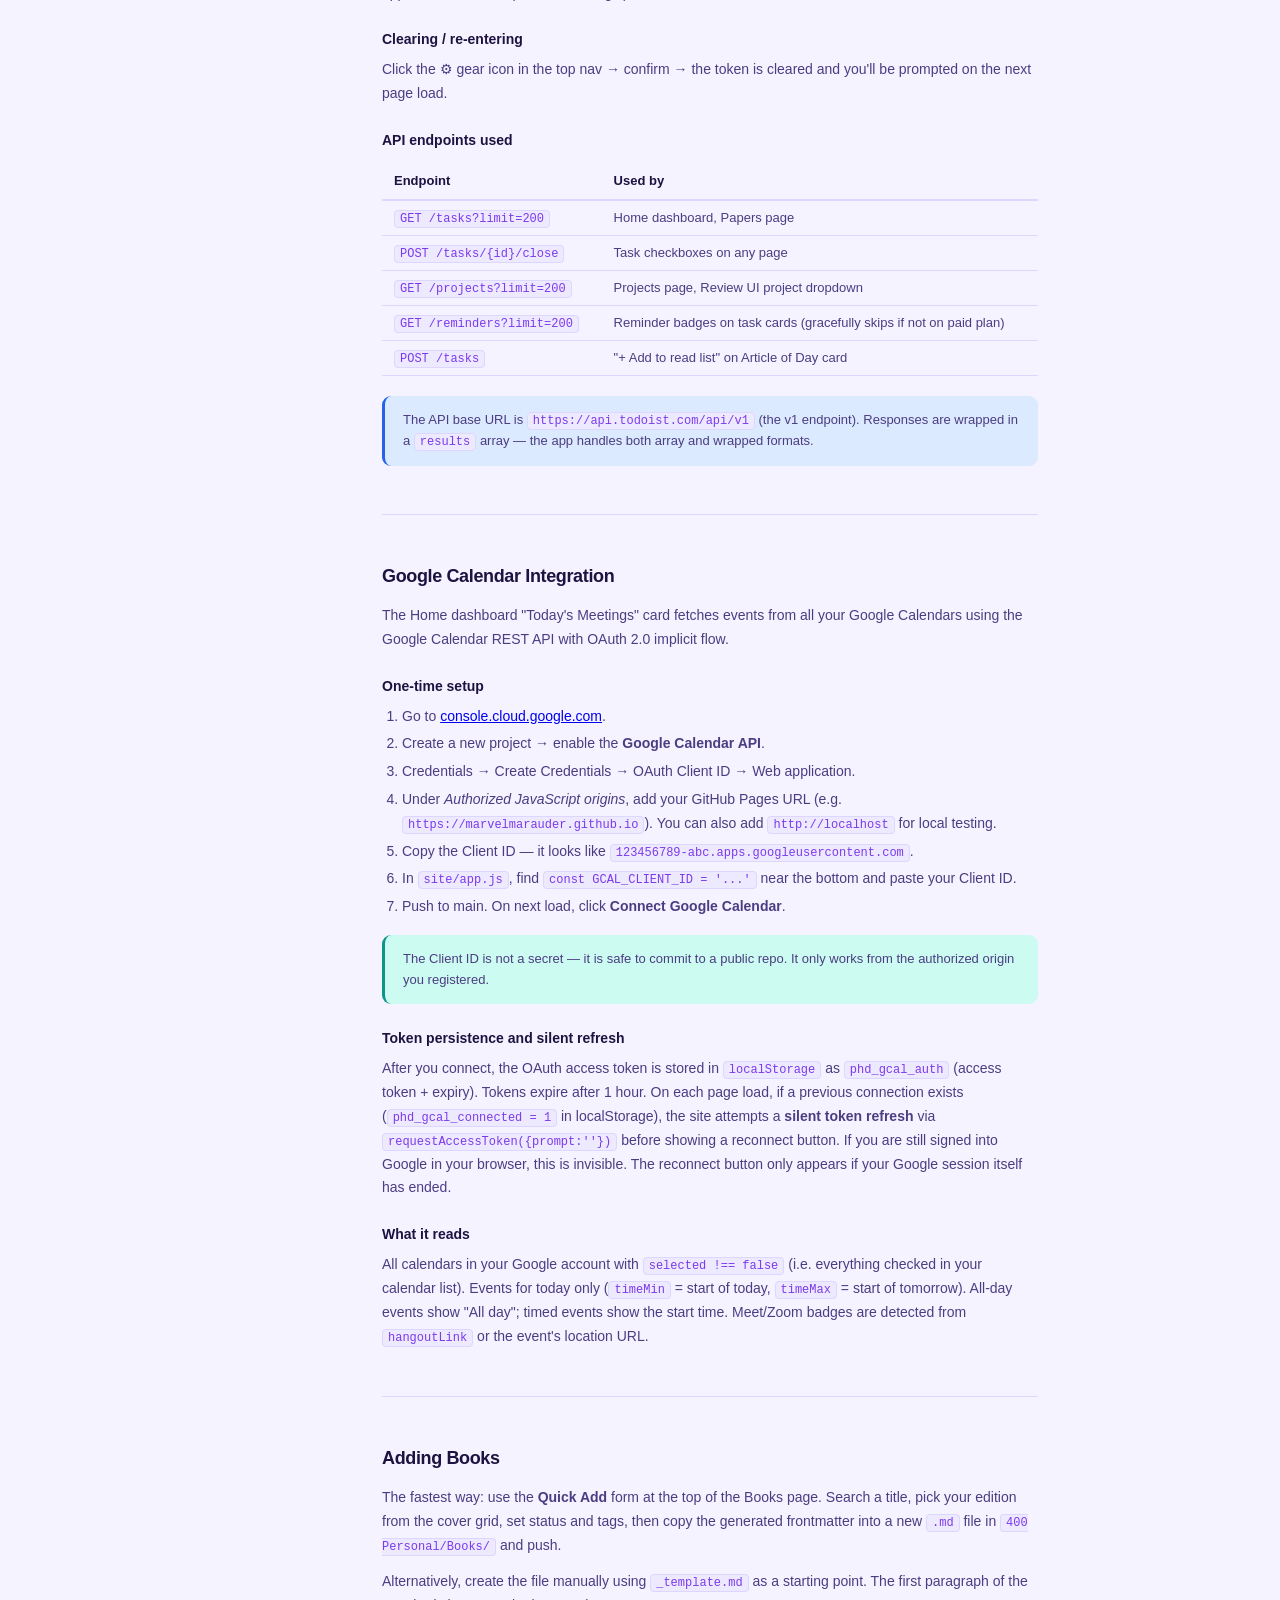
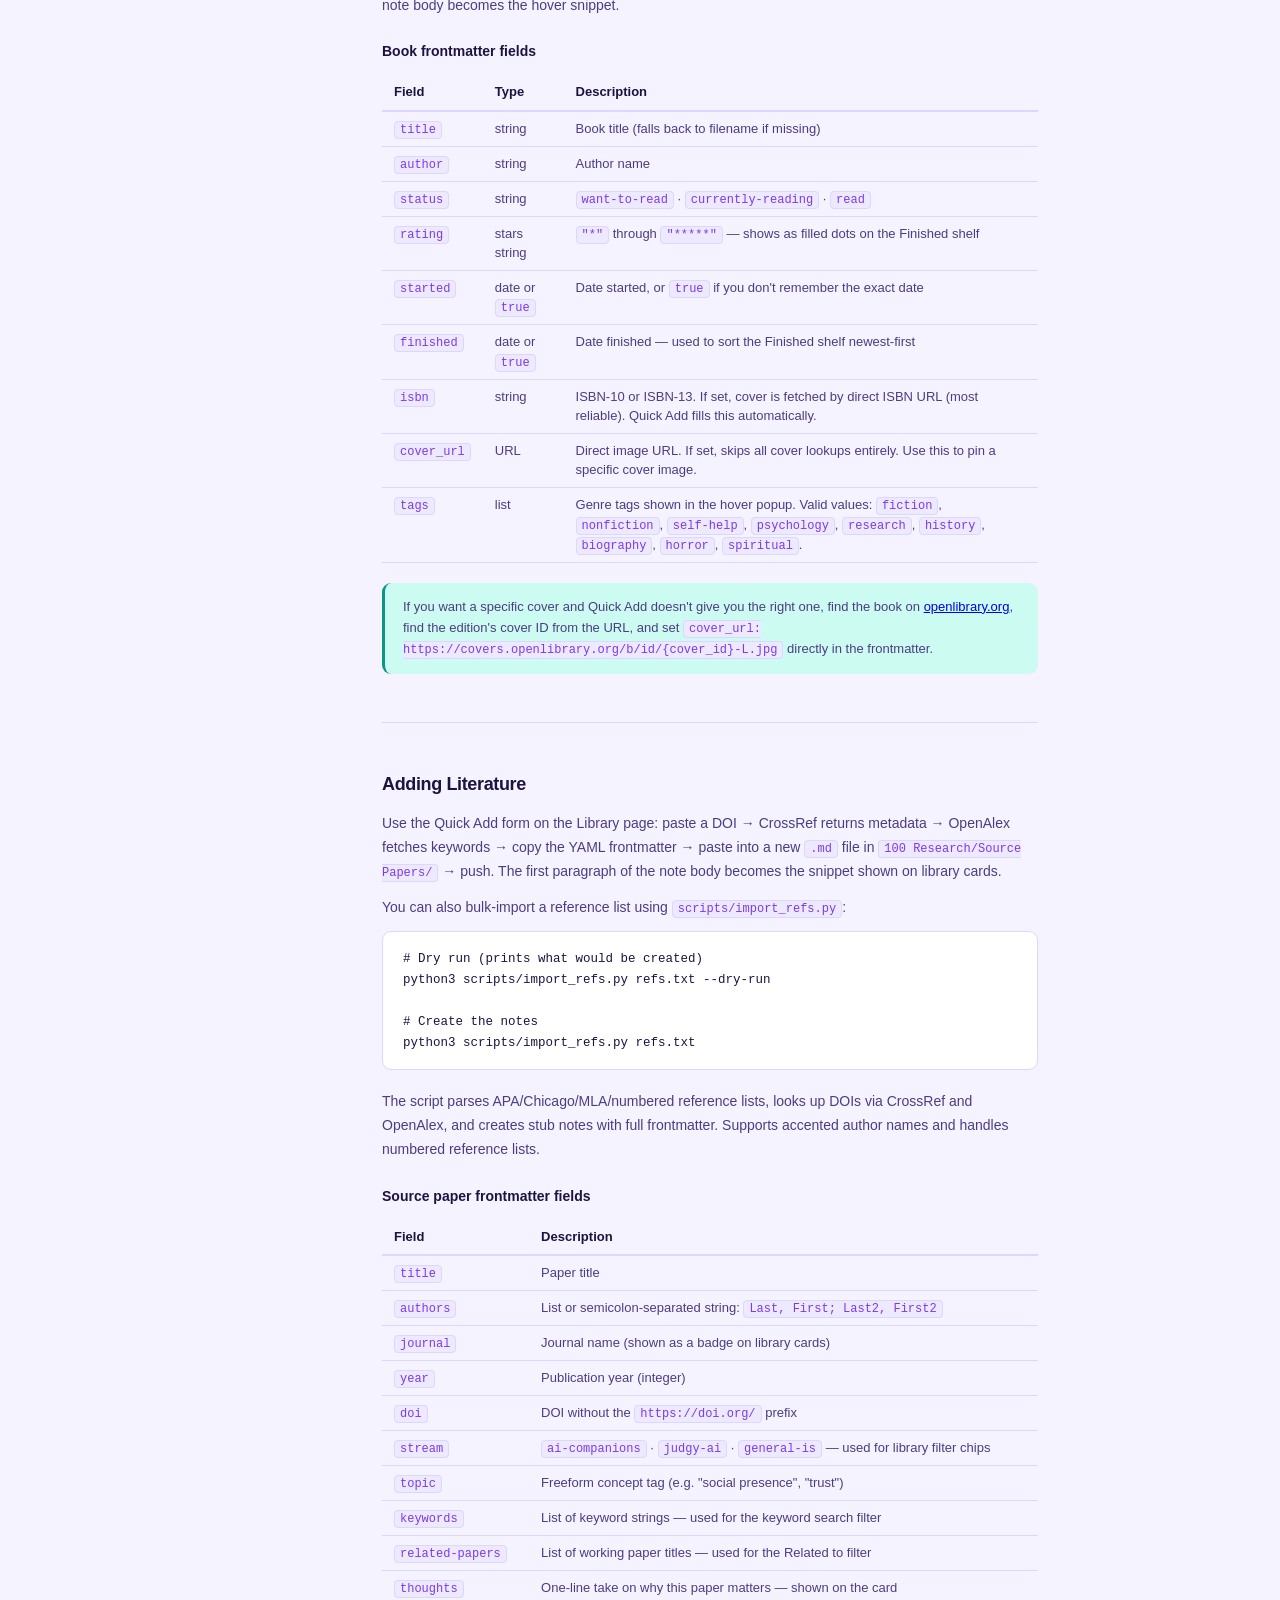
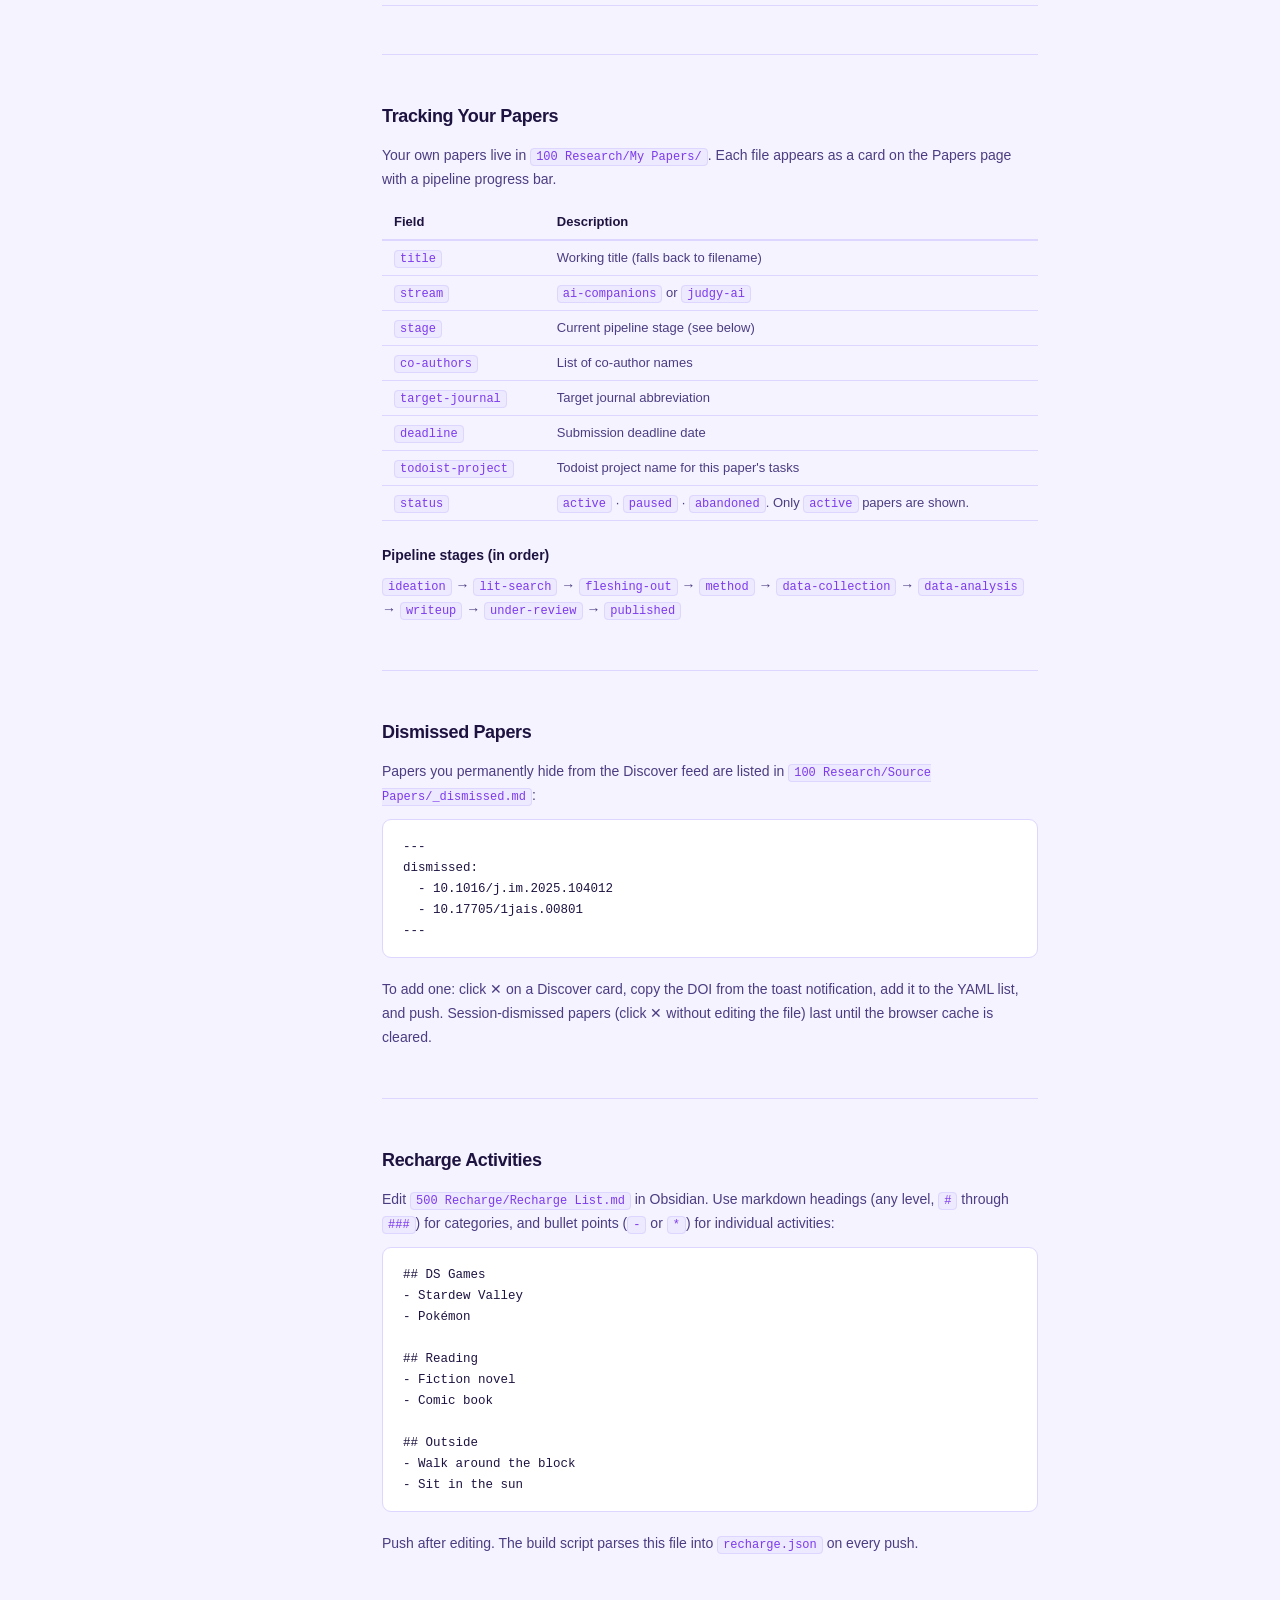
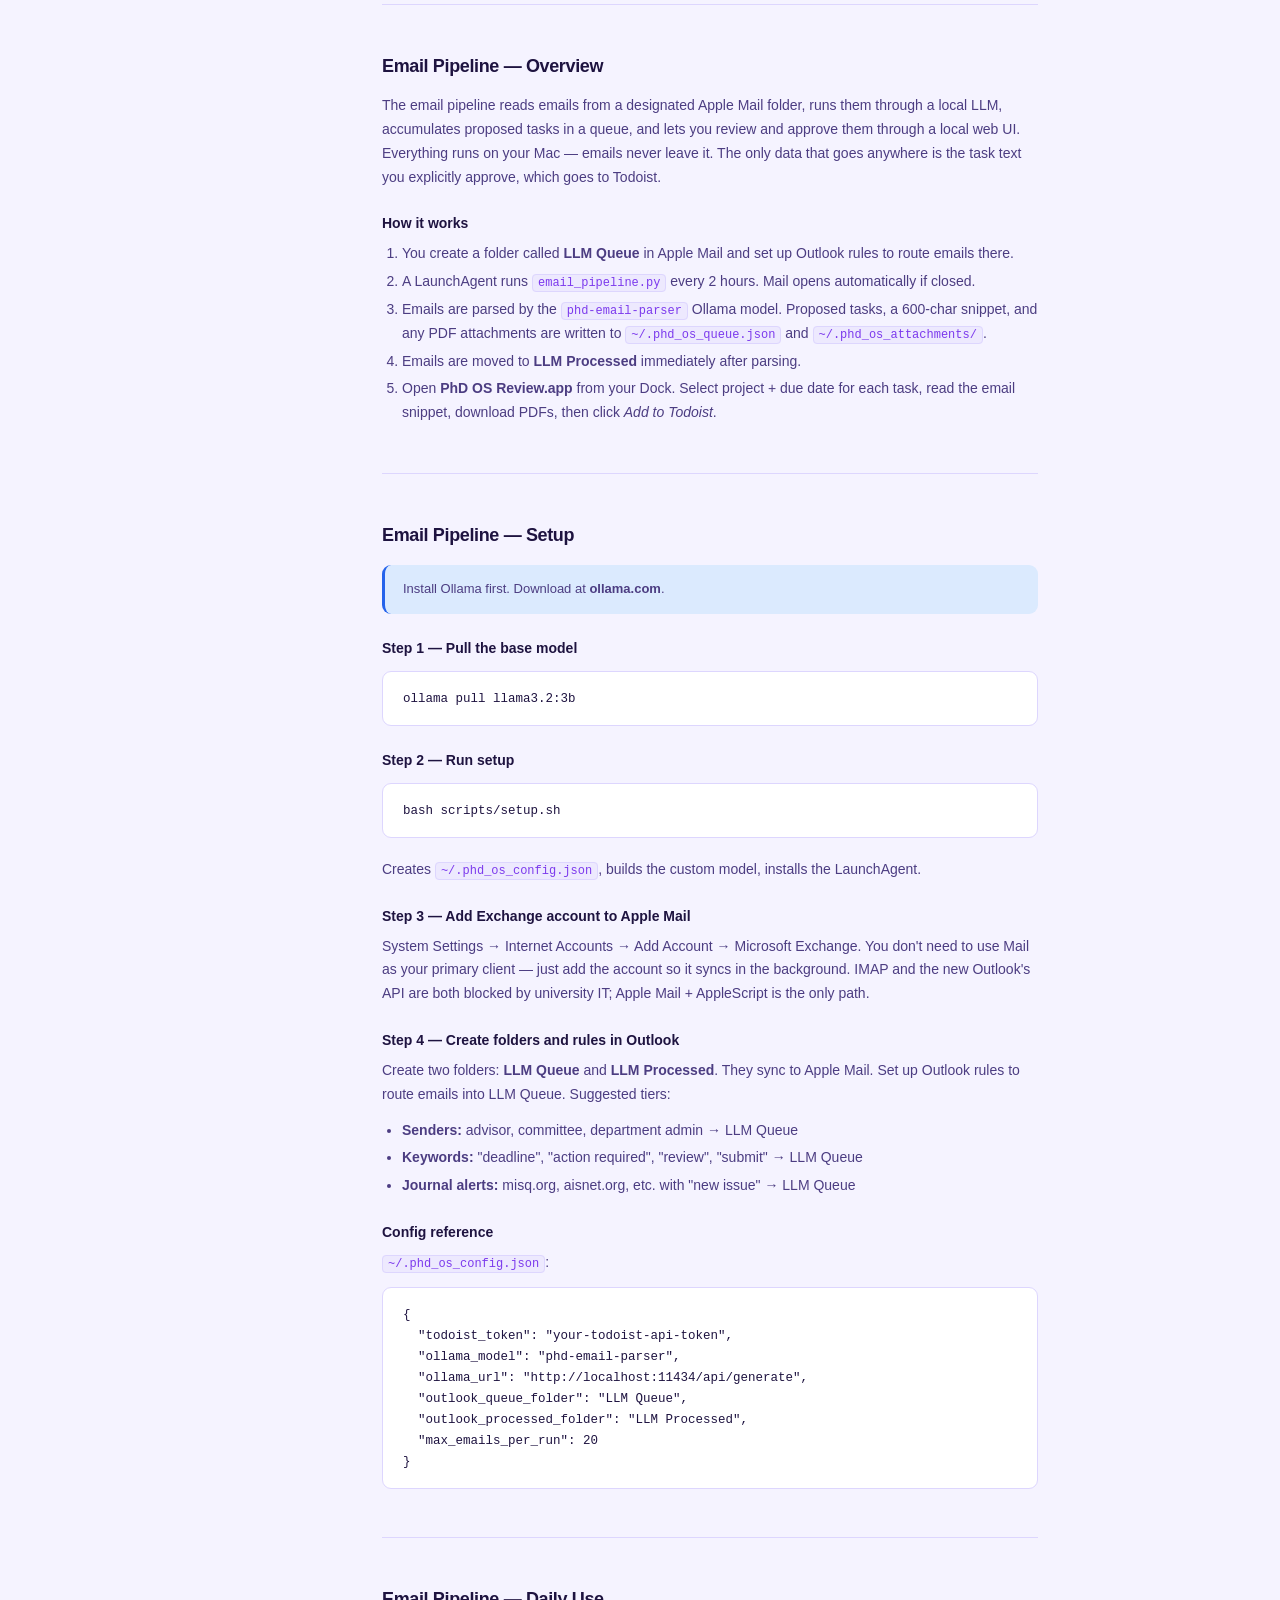
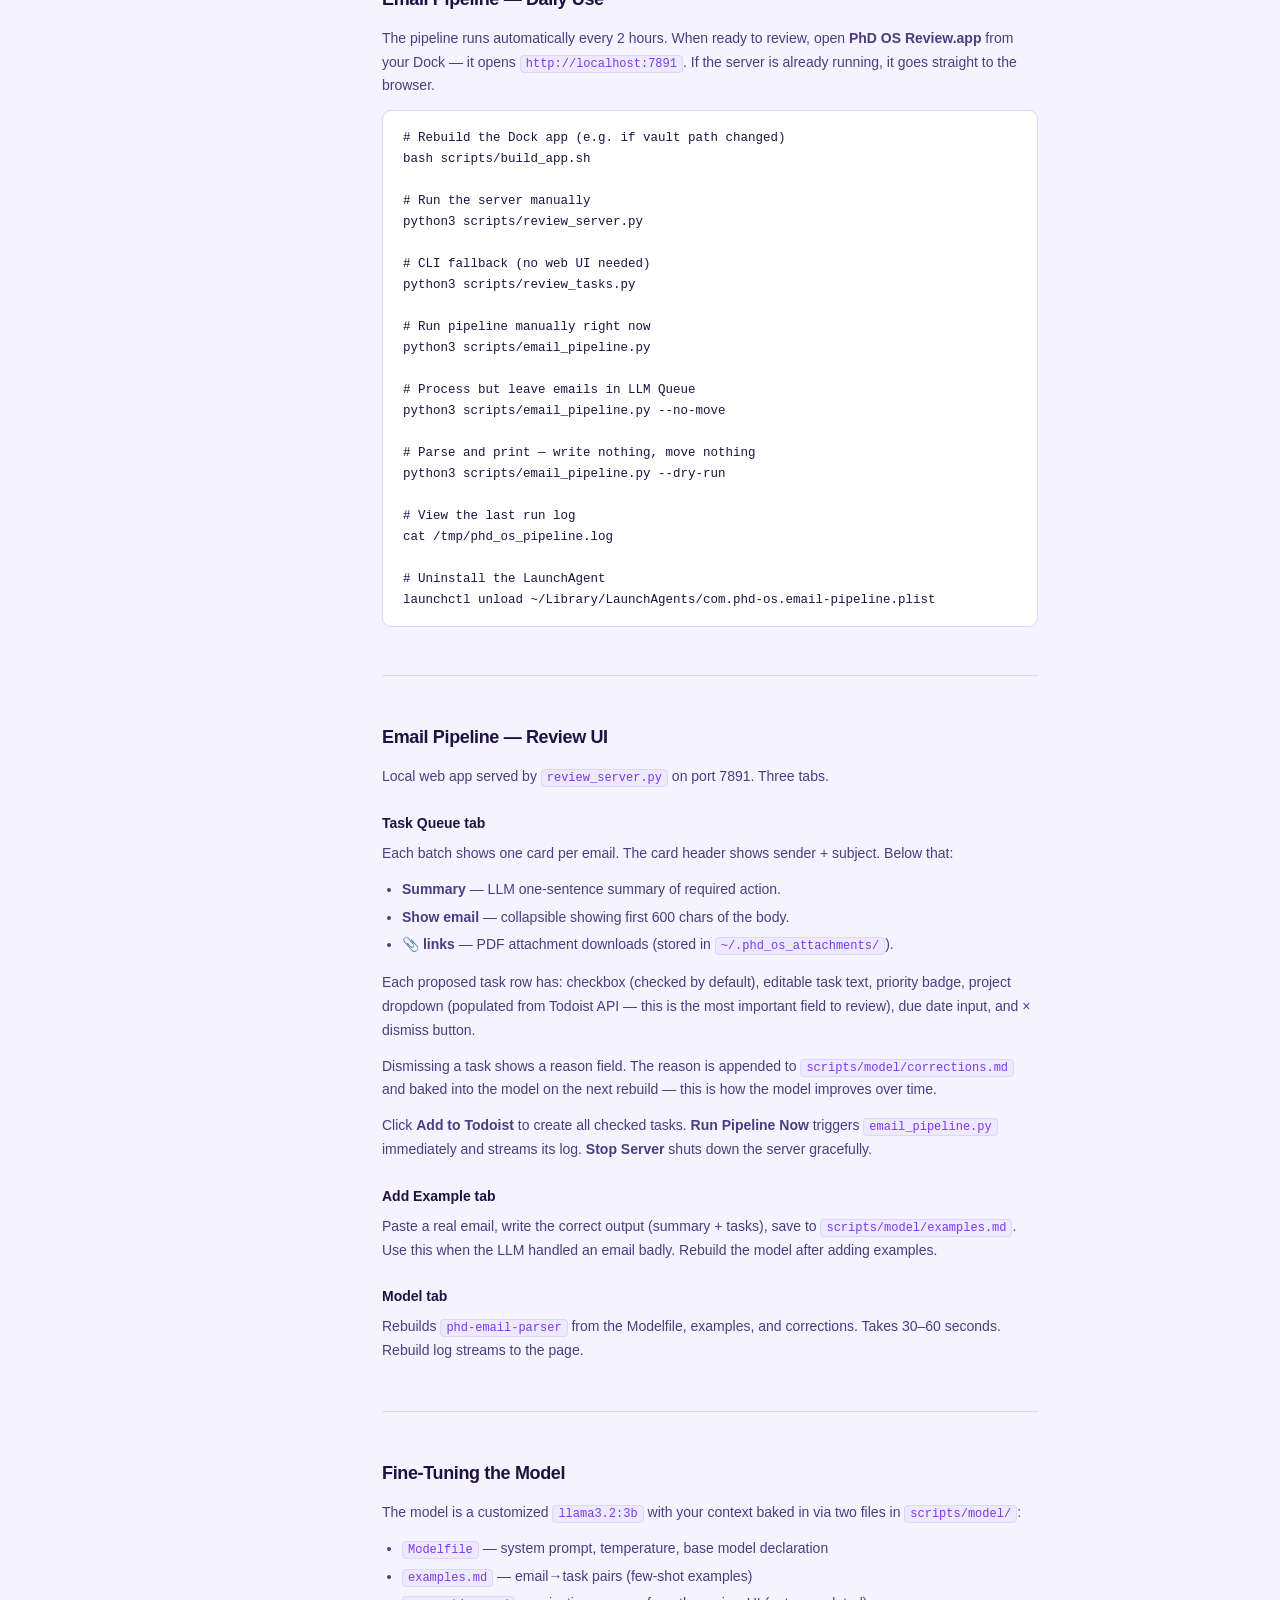
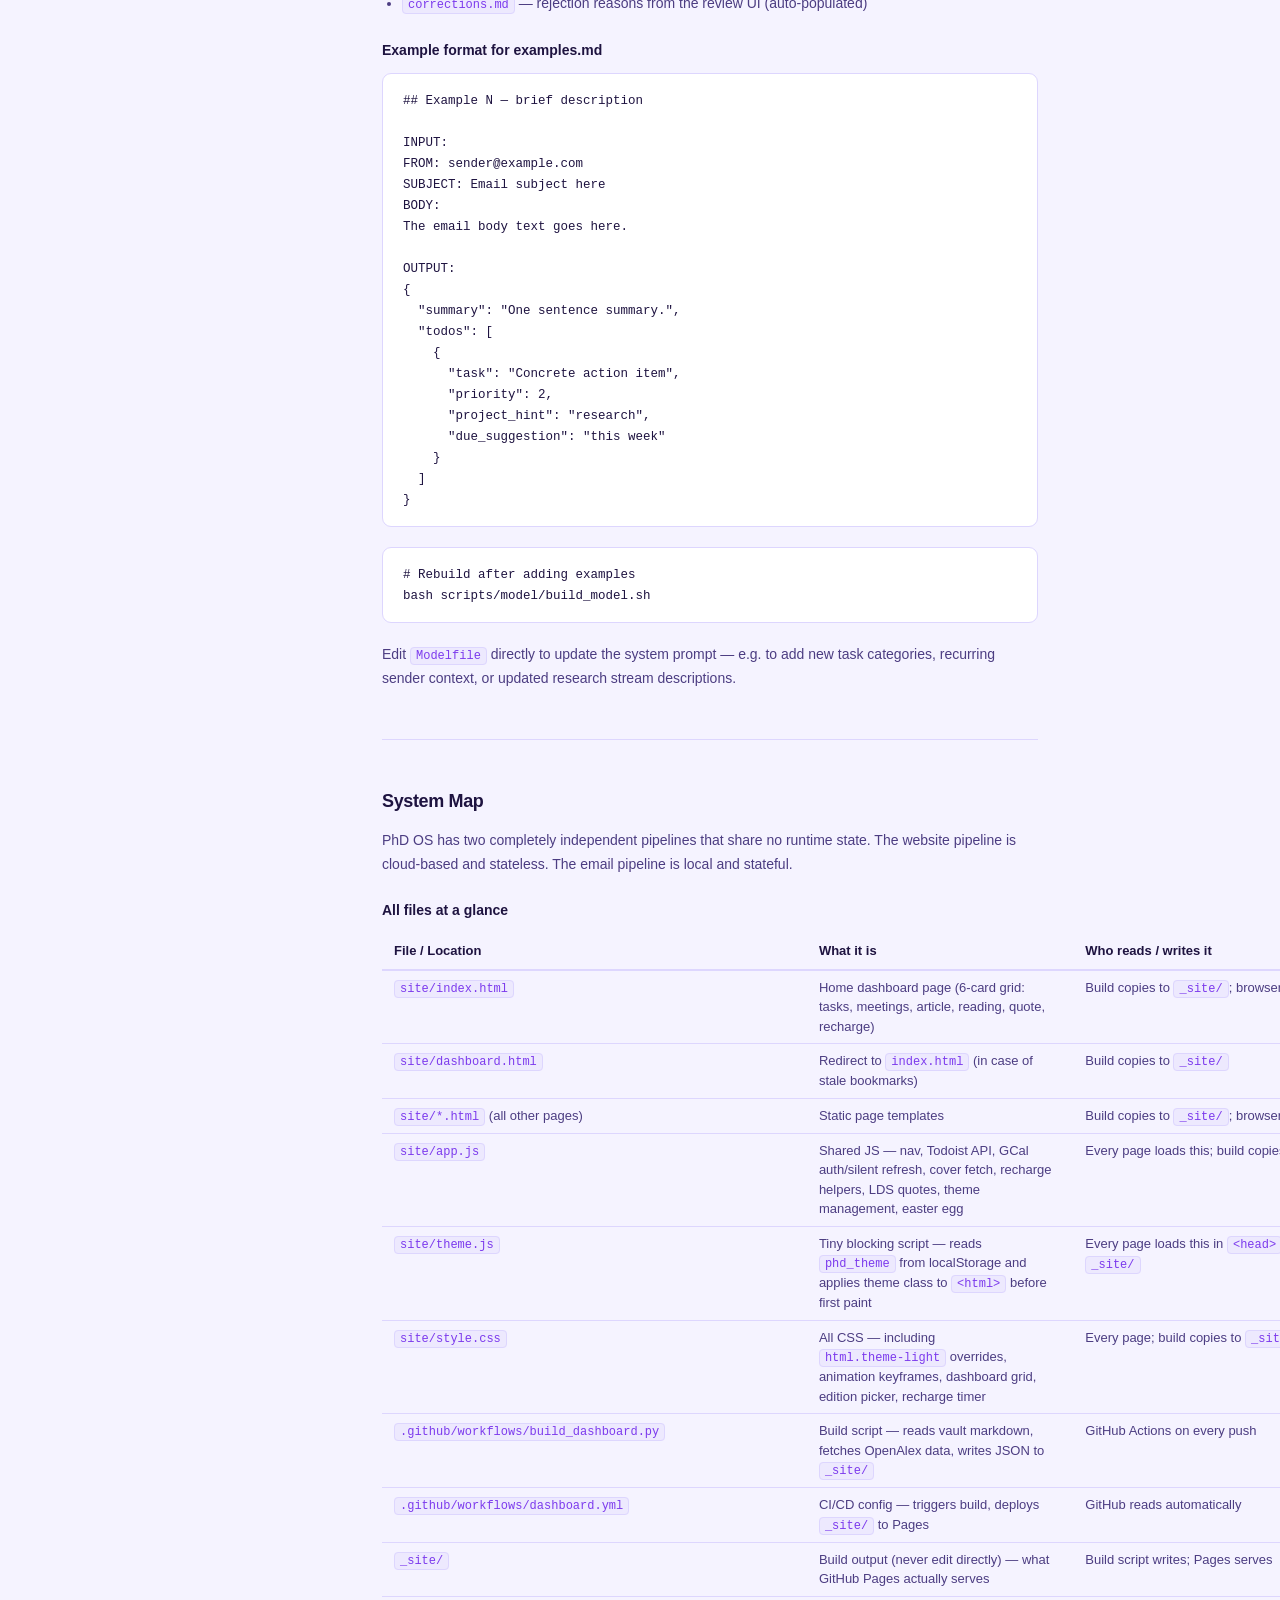
<file: site/docs.html>
<!DOCTYPE html>
<html lang="en">
<head>
  <meta charset="UTF-8">
  <meta name="viewport" content="width=device-width, initial-scale=1.0">
  <title>PhD OS — Documentation</title>
  <script src="theme.js"></script>
  <link rel="stylesheet" href="style.css">
</head>
<body>

<nav id="nav"></nav>

<div class="docs-layout">

  <!-- Sidebar -->
  <aside class="docs-sidebar" id="docs-sidebar">
    <div class="docs-sidebar-section">
      <div class="docs-sidebar-label">Getting Started</div>
      <a href="#overview">Overview</a>
      <a href="#vault-structure">Vault Structure</a>
      <a href="#deployment">Deployment</a>
      <a href="#theme">Light / Dark Mode</a>
    </div>
    <div class="docs-sidebar-section">
      <div class="docs-sidebar-label">Website Pages</div>
      <a href="#page-home">Home Dashboard</a>
      <a href="#page-papers">Papers</a>
      <a href="#page-discover">Discover</a>
      <a href="#page-library">Library</a>
      <a href="#page-books">Books</a>
      <a href="#page-recharge">Recharge</a>
      <a href="#page-projects">Projects</a>
      <a href="#page-church">Church</a>
    </div>
    <div class="docs-sidebar-section">
      <div class="docs-sidebar-label">Integrations</div>
      <a href="#todoist">Todoist</a>
      <a href="#gcal">Google Calendar</a>
    </div>
    <div class="docs-sidebar-section">
      <div class="docs-sidebar-label">Content</div>
      <a href="#adding-books">Adding Books</a>
      <a href="#adding-lit">Adding Literature</a>
      <a href="#tracking-papers">Tracking Papers</a>
      <a href="#dismissed-papers">Dismissed Papers</a>
      <a href="#recharge-list">Recharge Activities</a>
    </div>
    <div class="docs-sidebar-section">
      <div class="docs-sidebar-label">Email Pipeline</div>
      <a href="#pipeline-overview">Overview</a>
      <a href="#pipeline-setup">Setup</a>
      <a href="#pipeline-daily">Daily Use</a>
      <a href="#pipeline-review-ui">Review UI</a>
      <a href="#pipeline-model">Fine-Tuning the Model</a>
    </div>
    <div class="docs-sidebar-section">
      <div class="docs-sidebar-label">Architecture</div>
      <a href="#system-map">System Map</a>
      <a href="#data-flow">Data Flow</a>
      <a href="#debugging">Debugging by Hand</a>
    </div>
    <div class="docs-sidebar-section">
      <div class="docs-sidebar-label">Reference</div>
      <a href="#build-script">Build Script</a>
      <a href="#frontmatter">Frontmatter Reference</a>
      <a href="#localStorage">localStorage Keys</a>
      <a href="#security">Security &amp; Protections</a>
      <a href="#troubleshooting">Troubleshooting</a>
    </div>
  </aside>

  <!-- Content -->
  <article class="docs-content">
    <h1>PhD OS Documentation</h1>
    <p class="docs-lead">A personal research operating system built on Obsidian, rendered as a live GitHub Pages dashboard. Everything lives in markdown — the site is just a view over your vault.</p>

    <!-- ── Overview ────────────────────────── -->
    <h2 id="overview">Overview</h2>
    <p>PhD OS is a daily-driver dashboard for managing your PhD: tasks, papers, literature, books, calendar, and recovery — all in one place. The architecture has three layers:</p>
    <ol>
      <li><strong>Obsidian vault</strong> — your markdown source of truth. You write notes; the system reads them.</li>
      <li><strong>GitHub Actions build</strong> — runs on every push (and on a daily schedule). A Python script reads the vault and writes JSON files.</li>
      <li><strong>Static site</strong> — vanilla HTML/CSS/JS served via GitHub Pages. Pages fetch the JSON files and render them. Live data (Todoist, Google Calendar) is fetched client-side at runtime.</li>
    </ol>
    <p>Nothing requires a server, database, or login. All secrets (Todoist token, Google Calendar token) live only in your browser's <code>localStorage</code>.</p>

    <h3>Tech stack</h3>
    <table class="docs-table">
      <thead><tr><th>Layer</th><th>What it does</th><th>When it runs</th></tr></thead>
      <tbody>
        <tr><td>Obsidian + Obsidian Git</td><td>Markdown editor; auto-pushes to GitHub every 10 min</td><td>Always</td></tr>
        <tr><td>GitHub Actions</td><td>Runs build script on push + daily schedule</td><td>Build time</td></tr>
        <tr><td><code>build_dashboard.py</code></td><td>Vault markdown → JSON files</td><td>Build time</td></tr>
        <tr><td>OpenAlex API</td><td>IS journal paper discovery (<code>discover.json</code>)</td><td>Build time</td></tr>
        <tr><td>Todoist REST API <code>/api/v1</code></td><td>Live tasks, project list</td><td>Client-side (runtime)</td></tr>
        <tr><td>Google Calendar API + GIS OAuth</td><td>Today's meetings</td><td>Client-side (runtime)</td></tr>
        <tr><td>Open Library Search API</td><td>Book cover lookup by title/author/ISBN</td><td>Client-side (runtime, Books page)</td></tr>
        <tr><td>Ollama (<code>phd-email-parser</code>)</td><td>Local LLM for email-to-task parsing</td><td>Email pipeline (local Mac)</td></tr>
      </tbody>
    </table>

    <!-- ── Vault Structure ─────────────────── -->
    <h2 id="vault-structure">Vault Structure</h2>
    <p>The build script scans specific folders. Keep your notes in the right place and the site updates automatically on the next push.</p>
    <table class="docs-table">
      <thead><tr><th>Vault folder / file</th><th>→ JSON output</th><th>Powers page</th></tr></thead>
      <tbody>
        <tr><td><code>100 Research/My Papers/*.md</code></td><td><code>papers.json</code></td><td>Papers, Home dashboard</td></tr>
        <tr><td><code>100 Research/Source Papers/*.md</code></td><td><code>lit.json</code></td><td>Library</td></tr>
        <tr><td><code>100 Research/Source Papers/_dismissed.md</code></td><td>part of <code>discover.json</code></td><td>Discover (exclusion filter)</td></tr>
        <tr><td><code>400 Personal/Books/*.md</code></td><td><code>books.json</code></td><td>Books, Home dashboard</td></tr>
        <tr><td><code>500 Recharge/Recharge List.md</code></td><td><code>recharge.json</code></td><td>Recharge</td></tr>
        <tr><td>OpenAlex API (fetched at build time)</td><td><code>discover.json</code></td><td>Discover, Home dashboard Article of Day</td></tr>
      </tbody>
    </table>
    <div class="docs-callout tip">Files starting with <code>_</code> are special: the build script skips them when scanning for content, and reads them explicitly when needed (e.g. <code>_dismissed.md</code>, <code>_template.md</code>).</div>

    <!-- ── Deployment ──────────────────────── -->
    <h2 id="deployment">Deployment</h2>
    <p>The site deploys automatically via GitHub Actions whenever you push to <code>main</code>. Obsidian Git auto-pushes every 10 minutes. The workflow also runs on a daily schedule so the Discover feed stays fresh.</p>

    <h3>Manual trigger</h3>
    <p>GitHub → your repo → Actions → <em>Build PhD OS Dashboard</em> → Run workflow. Use this after adding new books or papers when you don't want to wait for the auto-push.</p>

    <h3>Checking build logs</h3>
    <p>Actions → most recent run → click the job name. The Python script prints one line per JSON file written — confirm your new content was picked up. If the build failed, the error is here (usually a malformed YAML frontmatter colon in one of your notes).</p>

    <h3>Local build (for debugging)</h3>
    <p>Run from the vault root:</p>
    <pre><code>python3 .github/workflows/build_dashboard.py</code></pre>
    <p>This writes <code>_site/</code> locally so you can inspect the generated JSON without waiting for a GitHub build.</p>

    <!-- ── Theme ──────────────────────────── -->
    <h2 id="theme">Light / Dark Mode</h2>
    <p>PhD OS respects your OS color scheme by default. To force light mode regardless of OS preference, click the <strong>☀</strong> button in the top nav bar. Click the <strong>🌙</strong> that replaces it to return to system default. The preference is saved in <code>localStorage</code> under <code>phd_theme</code> and persists across all pages and sessions.</p>
    <p>The early-load script <code>theme.js</code> (loaded synchronously in each page's <code>&lt;head&gt;</code>) applies the theme class before first paint, preventing flash.</p>

    <!-- ── Pages ───────────────────────────── -->
    <h2 id="page-home">Home Dashboard</h2>
    <p>The home page is a read-only, at-a-glance business-style dashboard. It loads from <code>index.html</code> and shows six cards in a two-column grid:</p>
    <table class="docs-table">
      <thead><tr><th>Card</th><th>Data source</th><th>Notes</th></tr></thead>
      <tbody>
        <tr><td>Tasks Today</td><td>Todoist API (live)</td><td>Tasks due today or overdue. Checkboxes work — completing a task calls <code>POST /tasks/{id}/close</code>. Requires Todoist token.</td></tr>
        <tr><td>Today's Meetings</td><td>Google Calendar API (live)</td><td>All calendars, today's events sorted by start time. Shows Meet/Zoom badge. Requires one-time Google sign-in.</td></tr>
        <tr><td>Article of the Day</td><td><code>discover.json</code> (IS journals section)</td><td>One IS journal paper per day, rotating by day-of-year. "+ Add to read list" creates a Todoist task. Updates whenever the build runs.</td></tr>
        <tr><td>Currently Reading</td><td><code>books.json</code> (client cover fetch)</td><td>First book with <code>status: currently-reading</code>. Cover loaded client-side via Open Library.</td></tr>
        <tr><td>Today's Thought</td><td>Hardcoded in <code>app.js</code></td><td>50 General Conference quotes rotating daily by day-of-year. No API call.</td></tr>
        <tr><td>Recharge</td><td><code>localStorage</code></td><td>Shows active break timer (if running) or time since last break. Links to Recharge page.</td></tr>
      </tbody>
    </table>
    <p>The header shows today's date and a task count summary. The dashboard is intentionally read-only — use the individual pages for adding content.</p>

    <h2 id="page-papers">Papers</h2>
    <p>A pipeline view of all your active research papers, grouped by stream and sorted by stage. Each paper is a markdown file in <code>100 Research/My Papers/</code>. A progress bar shows position in the pipeline from ideation to published. Papers with <code>status: active</code> are shown; <code>paused</code> or <code>abandoned</code> are hidden.</p>
    <p>The Projects page also shows a stream summary (paper count + stage pills per stream) and upcoming research tasks from Todoist filtered to the Research project and its sub-projects.</p>

    <h2 id="page-discover">Discover</h2>
    <p>A daily-refreshed feed of IS journal papers fetched from OpenAlex at build time. Four sections: recent issues (last 6 months, newest first), trending this year (most-cited), AI Companions keyword search, and JudgyAI keyword search.</p>
    <p>Click <strong>→ Library</strong> on any card to jump to the Library page with the paper pre-filled. Click <strong>✕</strong> to hide a paper for the browser session. To permanently hide it, add its DOI to <code>_dismissed.md</code> in Source Papers and push — it is filtered at the next build.</p>
    <p>The Article of the Day on the Home dashboard draws from the IS journals section of <code>discover.json</code> — it picks <code>dayIndex % papers.length</code>, so a new paper appears each day as long as the pool has papers.</p>

    <h2 id="page-library">Library</h2>
    <p>Two sections: Quick Add at the top, and your full literature library below with stream/keyword/related-paper filters.</p>
    <h3>Quick Add (DOI lookup)</h3>
    <p>Paste a DOI (or doi.org URL, ACM link, etc.) → click Look up → CrossRef returns title, authors, journal, year → OpenAlex is queried non-blocking for keywords → you adjust the fields → click Copy frontmatter. Paste the YAML into a new note in <code>100 Research/Source Papers/</code> and push.</p>
    <p>You can also pre-fill the form from the Discover page by clicking <strong>→ Library</strong> on any discovery card.</p>

    <h2 id="page-books">Books</h2>
    <p>A visual bookshelf showing all books in <code>400 Personal/Books/</code>. Three sections: Currently Reading, Finished (sorted newest first), and Want to Read. Hover any cover for a popup with title, author, dates, and your snippet.</p>

    <h3>Cover images</h3>
    <p>Covers are fetched <strong>client-side at runtime</strong> — not at build time. When the page loads, each book spine without a manually-set <code>cover_url</code> triggers an asynchronous lookup:</p>
    <ol>
      <li>If <code>isbn</code> is set in the note: <code>https://covers.openlibrary.org/b/isbn/{isbn}-L.jpg</code> directly.</li>
      <li>If no ISBN: Open Library search API with <code>title</code> + <code>author</code> and <code>sort=new</code> (newest editions first). The first result with a <code>cover_i</code> is used — that cover ID reliably maps to a current-edition cover.</li>
      <li>Covers fade in as they load. If all sources fail, a colored placeholder with the book's first letter is shown.</li>
    </ol>
    <p>Cover results are cached in <code>_coverCache</code> (in-memory, per page load) so navigating away and back doesn't re-fetch.</p>

    <h3>Quick Add (edition picker)</h3>
    <p>The Quick Add form at the top of the Books page lets you look up any book and generate Obsidian frontmatter with the correct cover URL, ISBN, and metadata.</p>
    <ol>
      <li>Type a title (and optionally author) → click Search.</li>
      <li>Open Library is queried for up to 3 matching works. Their editions are fetched in parallel and merged into one list sorted newest-first.</li>
      <li>A grid of edition cover thumbnails appears. Each card shows the edition-specific cover, year, publisher, and ISBN-13. <strong>Pick the edition whose cover matches your copy.</strong></li>
      <li>A preview panel appears with the full cover and fields to fill in: title, author (editable), status, star rating, and tags.</li>
      <li>Click Copy frontmatter → paste into a new note in <code>400 Personal/Books/</code> → push.</li>
    </ol>
    <p>The <code>cover_url</code> in the copied YAML points to that specific edition's cover via Open Library's cover ID. This bypasses the search-based lookup on future page loads — the URL is stored directly.</p>

    <h2 id="page-recharge">Recharge</h2>
    <p>A break timer backed by your activity list in <code>500 Recharge/Recharge List.md</code>. Headings in that file become category labels; bullet points become activities.</p>
    <h3>How to use it</h3>
    <ol>
      <li>Browse the activity list and click <strong>Start</strong> next to what you want to do.</li>
      <li>A timer starts counting up and appears prominently at the top of the page. The timer persists across page navigations — <code>startedAt</code> is stored in <code>localStorage</code>, so the elapsed time is always computed from the saved start time, not a running interval.</li>
      <li>When done, click <strong>Stop &amp; Log</strong>. The session (activity, category, start/end time, duration) is saved to your session log in <code>localStorage</code>.</li>
      <li><strong>Cancel</strong> discards the session without logging it.</li>
    </ol>
    <p>Today's sessions are shown at the bottom of the page with total minutes. The Home dashboard Recharge card shows the active timer (if running) or time since your last break, linking to this page.</p>
    <p>To add or change activities: edit <code>500 Recharge/Recharge List.md</code> in Obsidian (use markdown headings for categories, bullet points for items) and push. The page reads <code>recharge.json</code> which is rebuilt on each push.</p>

    <h2 id="page-projects">Projects</h2>
    <p>Shows your PhD program milestones (hardcoded in <code>projects.html</code> — edit the <code>mi-done</code> / <code>mi-active</code> / <code>mi-future</code> class on each item as you advance), a stream summary card from <code>papers.json</code>, and upcoming research tasks from Todoist filtered to the Research project hierarchy.</p>

    <h2 id="page-church">Church</h2>
    <p>A reference hub for your Stake Executive Secretary role. All data is stored in <code>localStorage</code> — nothing is committed to git.</p>
    <ul>
      <li><strong>Contacts</strong> — dynamic cards stored in <code>localStorage.phd_church_contacts</code>. Pre-seeded on first visit. Click ✎ on any card to edit phone/email. Add/delete via the Add Contact button.</li>
      <li><strong>Meetings</strong> — 8 accordions with Zoom buttons (read from Credentials), checklists, and attendee lists.</li>
      <li><strong>Credentials</strong> — 13 private fields (church login, Zoom links/IDs/dial-ins, Drive URLs). Stored in <code>localStorage.phd_church_credentials</code>. Click Edit to fill them in. Never in git.</li>
      <li><strong>Resources</strong> — LCR and Drive links rendered from Credentials.</li>
      <li><strong>Upcoming Tasks</strong> — Todoist tasks from the Church project, live.</li>
    </ul>

    <!-- ── Integrations ──────────────────── -->
    <h2 id="todoist">Todoist Integration</h2>
    <p>The website fetches live task and project data from Todoist's REST API (<code>https://api.todoist.com/api/v1</code>). Your API token is stored in <code>localStorage</code> under <code>phd_todoist_token</code> and is never sent anywhere except directly to Todoist over HTTPS.</p>
    <h3>Finding your token</h3>
    <p>todoist.com → Settings → Integrations → Developer → API token. Copy it and paste it into the modal that appears on first visit (or after clearing it).</p>
    <h3>Clearing / re-entering</h3>
    <p>Click the ⚙ gear icon in the top nav → confirm → the token is cleared and you'll be prompted on the next page load.</p>
    <h3>API endpoints used</h3>
    <table class="docs-table">
      <thead><tr><th>Endpoint</th><th>Used by</th></tr></thead>
      <tbody>
        <tr><td><code>GET /tasks?limit=200</code></td><td>Home dashboard, Papers page</td></tr>
        <tr><td><code>POST /tasks/{id}/close</code></td><td>Task checkboxes on any page</td></tr>
        <tr><td><code>GET /projects?limit=200</code></td><td>Projects page, Review UI project dropdown</td></tr>
        <tr><td><code>GET /reminders?limit=200</code></td><td>Reminder badges on task cards (gracefully skips if not on paid plan)</td></tr>
        <tr><td><code>POST /tasks</code></td><td>"+ Add to read list" on Article of Day card</td></tr>
      </tbody>
    </table>
    <div class="docs-callout info">The API base URL is <code>https://api.todoist.com/api/v1</code> (the v1 endpoint). Responses are wrapped in a <code>results</code> array — the app handles both array and wrapped formats.</div>

    <h2 id="gcal">Google Calendar Integration</h2>
    <p>The Home dashboard "Today's Meetings" card fetches events from all your Google Calendars using the Google Calendar REST API with OAuth 2.0 implicit flow.</p>

    <h3>One-time setup</h3>
    <ol>
      <li>Go to <a href="https://console.cloud.google.com" target="_blank" rel="noopener">console.cloud.google.com</a>.</li>
      <li>Create a new project → enable the <strong>Google Calendar API</strong>.</li>
      <li>Credentials → Create Credentials → OAuth Client ID → Web application.</li>
      <li>Under <em>Authorized JavaScript origins</em>, add your GitHub Pages URL (e.g. <code>https://marvelmarauder.github.io</code>). You can also add <code>http://localhost</code> for local testing.</li>
      <li>Copy the Client ID — it looks like <code>123456789-abc.apps.googleusercontent.com</code>.</li>
      <li>In <code>site/app.js</code>, find <code>const GCAL_CLIENT_ID = '...'</code> near the bottom and paste your Client ID.</li>
      <li>Push to main. On next load, click <strong>Connect Google Calendar</strong>.</li>
    </ol>
    <div class="docs-callout tip">The Client ID is not a secret — it is safe to commit to a public repo. It only works from the authorized origin you registered.</div>

    <h3>Token persistence and silent refresh</h3>
    <p>After you connect, the OAuth access token is stored in <code>localStorage</code> as <code>phd_gcal_auth</code> (access token + expiry). Tokens expire after 1 hour. On each page load, if a previous connection exists (<code>phd_gcal_connected = 1</code> in localStorage), the site attempts a <strong>silent token refresh</strong> via <code>requestAccessToken({prompt:''})</code> before showing a reconnect button. If you are still signed into Google in your browser, this is invisible. The reconnect button only appears if your Google session itself has ended.</p>

    <h3>What it reads</h3>
    <p>All calendars in your Google account with <code>selected !== false</code> (i.e. everything checked in your calendar list). Events for today only (<code>timeMin</code> = start of today, <code>timeMax</code> = start of tomorrow). All-day events show "All day"; timed events show the start time. Meet/Zoom badges are detected from <code>hangoutLink</code> or the event's location URL.</p>

    <!-- ── Content guides ──────────────────── -->
    <h2 id="adding-books">Adding Books</h2>
    <p>The fastest way: use the <strong>Quick Add</strong> form at the top of the Books page. Search a title, pick your edition from the cover grid, set status and tags, then copy the generated frontmatter into a new <code>.md</code> file in <code>400 Personal/Books/</code> and push.</p>
    <p>Alternatively, create the file manually using <code>_template.md</code> as a starting point. The first paragraph of the note body becomes the hover snippet.</p>

    <h3>Book frontmatter fields</h3>
    <table class="docs-table">
      <thead><tr><th>Field</th><th>Type</th><th>Description</th></tr></thead>
      <tbody>
        <tr><td><code>title</code></td><td>string</td><td>Book title (falls back to filename if missing)</td></tr>
        <tr><td><code>author</code></td><td>string</td><td>Author name</td></tr>
        <tr><td><code>status</code></td><td>string</td><td><code>want-to-read</code> · <code>currently-reading</code> · <code>read</code></td></tr>
        <tr><td><code>rating</code></td><td>stars string</td><td><code>"*"</code> through <code>"*****"</code> — shows as filled dots on the Finished shelf</td></tr>
        <tr><td><code>started</code></td><td>date or <code>true</code></td><td>Date started, or <code>true</code> if you don't remember the exact date</td></tr>
        <tr><td><code>finished</code></td><td>date or <code>true</code></td><td>Date finished — used to sort the Finished shelf newest-first</td></tr>
        <tr><td><code>isbn</code></td><td>string</td><td>ISBN-10 or ISBN-13. If set, cover is fetched by direct ISBN URL (most reliable). Quick Add fills this automatically.</td></tr>
        <tr><td><code>cover_url</code></td><td>URL</td><td>Direct image URL. If set, skips all cover lookups entirely. Use this to pin a specific cover image.</td></tr>
        <tr><td><code>tags</code></td><td>list</td><td>Genre tags shown in the hover popup. Valid values: <code>fiction</code>, <code>nonfiction</code>, <code>self-help</code>, <code>psychology</code>, <code>research</code>, <code>history</code>, <code>biography</code>, <code>horror</code>, <code>spiritual</code>.</td></tr>
      </tbody>
    </table>
    <div class="docs-callout tip">If you want a specific cover and Quick Add doesn't give you the right one, find the book on <a href="https://openlibrary.org" target="_blank" rel="noopener">openlibrary.org</a>, find the edition's cover ID from the URL, and set <code>cover_url: https://covers.openlibrary.org/b/id/{cover_id}-L.jpg</code> directly in the frontmatter.</div>

    <h2 id="adding-lit">Adding Literature</h2>
    <p>Use the Quick Add form on the Library page: paste a DOI → CrossRef returns metadata → OpenAlex fetches keywords → copy the YAML frontmatter → paste into a new <code>.md</code> file in <code>100 Research/Source Papers/</code> → push. The first paragraph of the note body becomes the snippet shown on library cards.</p>
    <p>You can also bulk-import a reference list using <code>scripts/import_refs.py</code>:</p>
    <pre><code># Dry run (prints what would be created)
python3 scripts/import_refs.py refs.txt --dry-run

# Create the notes
python3 scripts/import_refs.py refs.txt</code></pre>
    <p>The script parses APA/Chicago/MLA/numbered reference lists, looks up DOIs via CrossRef and OpenAlex, and creates stub notes with full frontmatter. Supports accented author names and handles numbered reference lists.</p>

    <h3>Source paper frontmatter fields</h3>
    <table class="docs-table">
      <thead><tr><th>Field</th><th>Description</th></tr></thead>
      <tbody>
        <tr><td><code>title</code></td><td>Paper title</td></tr>
        <tr><td><code>authors</code></td><td>List or semicolon-separated string: <code>Last, First; Last2, First2</code></td></tr>
        <tr><td><code>journal</code></td><td>Journal name (shown as a badge on library cards)</td></tr>
        <tr><td><code>year</code></td><td>Publication year (integer)</td></tr>
        <tr><td><code>doi</code></td><td>DOI without the <code>https://doi.org/</code> prefix</td></tr>
        <tr><td><code>stream</code></td><td><code>ai-companions</code> · <code>judgy-ai</code> · <code>general-is</code> — used for library filter chips</td></tr>
        <tr><td><code>topic</code></td><td>Freeform concept tag (e.g. "social presence", "trust")</td></tr>
        <tr><td><code>keywords</code></td><td>List of keyword strings — used for the keyword search filter</td></tr>
        <tr><td><code>related-papers</code></td><td>List of working paper titles — used for the Related to filter</td></tr>
        <tr><td><code>thoughts</code></td><td>One-line take on why this paper matters — shown on the card</td></tr>
      </tbody>
    </table>

    <h2 id="tracking-papers">Tracking Your Papers</h2>
    <p>Your own papers live in <code>100 Research/My Papers/</code>. Each file appears as a card on the Papers page with a pipeline progress bar.</p>
    <table class="docs-table">
      <thead><tr><th>Field</th><th>Description</th></tr></thead>
      <tbody>
        <tr><td><code>title</code></td><td>Working title (falls back to filename)</td></tr>
        <tr><td><code>stream</code></td><td><code>ai-companions</code> or <code>judgy-ai</code></td></tr>
        <tr><td><code>stage</code></td><td>Current pipeline stage (see below)</td></tr>
        <tr><td><code>co-authors</code></td><td>List of co-author names</td></tr>
        <tr><td><code>target-journal</code></td><td>Target journal abbreviation</td></tr>
        <tr><td><code>deadline</code></td><td>Submission deadline date</td></tr>
        <tr><td><code>todoist-project</code></td><td>Todoist project name for this paper's tasks</td></tr>
        <tr><td><code>status</code></td><td><code>active</code> · <code>paused</code> · <code>abandoned</code>. Only <code>active</code> papers are shown.</td></tr>
      </tbody>
    </table>
    <h3>Pipeline stages (in order)</h3>
    <p><code>ideation</code> → <code>lit-search</code> → <code>fleshing-out</code> → <code>method</code> → <code>data-collection</code> → <code>data-analysis</code> → <code>writeup</code> → <code>under-review</code> → <code>published</code></p>

    <h2 id="dismissed-papers">Dismissed Papers</h2>
    <p>Papers you permanently hide from the Discover feed are listed in <code>100 Research/Source Papers/_dismissed.md</code>:</p>
    <pre><code>---
dismissed:
  - 10.1016/j.im.2025.104012
  - 10.17705/1jais.00801
---</code></pre>
    <p>To add one: click ✕ on a Discover card, copy the DOI from the toast notification, add it to the YAML list, and push. Session-dismissed papers (click ✕ without editing the file) last until the browser cache is cleared.</p>

    <h2 id="recharge-list">Recharge Activities</h2>
    <p>Edit <code>500 Recharge/Recharge List.md</code> in Obsidian. Use markdown headings (any level, <code>#</code> through <code>###</code>) for categories, and bullet points (<code>-</code> or <code>*</code>) for individual activities:</p>
    <pre><code>## DS Games
- Stardew Valley
- Pokémon

## Reading
- Fiction novel
- Comic book

## Outside
- Walk around the block
- Sit in the sun</code></pre>
    <p>Push after editing. The build script parses this file into <code>recharge.json</code> on every push.</p>

    <!-- ── Email Pipeline ──────────────────── -->
    <h2 id="pipeline-overview">Email Pipeline — Overview</h2>
    <p>The email pipeline reads emails from a designated Apple Mail folder, runs them through a local LLM, accumulates proposed tasks in a queue, and lets you review and approve them through a local web UI. Everything runs on your Mac — emails never leave it. The only data that goes anywhere is the task text you explicitly approve, which goes to Todoist.</p>
    <h3>How it works</h3>
    <ol>
      <li>You create a folder called <strong>LLM Queue</strong> in Apple Mail and set up Outlook rules to route emails there.</li>
      <li>A LaunchAgent runs <code>email_pipeline.py</code> every 2 hours. Mail opens automatically if closed.</li>
      <li>Emails are parsed by the <code>phd-email-parser</code> Ollama model. Proposed tasks, a 600-char snippet, and any PDF attachments are written to <code>~/.phd_os_queue.json</code> and <code>~/.phd_os_attachments/</code>.</li>
      <li>Emails are moved to <strong>LLM Processed</strong> immediately after parsing.</li>
      <li>Open <strong>PhD OS Review.app</strong> from your Dock. Select project + due date for each task, read the email snippet, download PDFs, then click <em>Add to Todoist</em>.</li>
    </ol>

    <h2 id="pipeline-setup">Email Pipeline — Setup</h2>
    <div class="docs-callout info">Install Ollama first. Download at <strong>ollama.com</strong>.</div>

    <h3>Step 1 — Pull the base model</h3>
    <pre><code>ollama pull llama3.2:3b</code></pre>

    <h3>Step 2 — Run setup</h3>
    <pre><code>bash scripts/setup.sh</code></pre>
    <p>Creates <code>~/.phd_os_config.json</code>, builds the custom model, installs the LaunchAgent.</p>

    <h3>Step 3 — Add Exchange account to Apple Mail</h3>
    <p>System Settings → Internet Accounts → Add Account → Microsoft Exchange. You don't need to use Mail as your primary client — just add the account so it syncs in the background. IMAP and the new Outlook's API are both blocked by university IT; Apple Mail + AppleScript is the only path.</p>

    <h3>Step 4 — Create folders and rules in Outlook</h3>
    <p>Create two folders: <strong>LLM Queue</strong> and <strong>LLM Processed</strong>. They sync to Apple Mail. Set up Outlook rules to route emails into LLM Queue. Suggested tiers:</p>
    <ul>
      <li><strong>Senders:</strong> advisor, committee, department admin → LLM Queue</li>
      <li><strong>Keywords:</strong> "deadline", "action required", "review", "submit" → LLM Queue</li>
      <li><strong>Journal alerts:</strong> misq.org, aisnet.org, etc. with "new issue" → LLM Queue</li>
    </ul>

    <h3>Config reference</h3>
    <p><code>~/.phd_os_config.json</code>:</p>
    <pre><code>{
  "todoist_token": "your-todoist-api-token",
  "ollama_model": "phd-email-parser",
  "ollama_url": "http://localhost:11434/api/generate",
  "outlook_queue_folder": "LLM Queue",
  "outlook_processed_folder": "LLM Processed",
  "max_emails_per_run": 20
}</code></pre>

    <h2 id="pipeline-daily">Email Pipeline — Daily Use</h2>
    <p>The pipeline runs automatically every 2 hours. When ready to review, open <strong>PhD OS Review.app</strong> from your Dock — it opens <code>http://localhost:7891</code>. If the server is already running, it goes straight to the browser.</p>
    <pre><code># Rebuild the Dock app (e.g. if vault path changed)
bash scripts/build_app.sh

# Run the server manually
python3 scripts/review_server.py

# CLI fallback (no web UI needed)
python3 scripts/review_tasks.py

# Run pipeline manually right now
python3 scripts/email_pipeline.py

# Process but leave emails in LLM Queue
python3 scripts/email_pipeline.py --no-move

# Parse and print — write nothing, move nothing
python3 scripts/email_pipeline.py --dry-run

# View the last run log
cat /tmp/phd_os_pipeline.log

# Uninstall the LaunchAgent
launchctl unload ~/Library/LaunchAgents/com.phd-os.email-pipeline.plist</code></pre>

    <h2 id="pipeline-review-ui">Email Pipeline — Review UI</h2>
    <p>Local web app served by <code>review_server.py</code> on port 7891. Three tabs.</p>

    <h3>Task Queue tab</h3>
    <p>Each batch shows one card per email. The card header shows sender + subject. Below that:</p>
    <ul>
      <li><strong>Summary</strong> — LLM one-sentence summary of required action.</li>
      <li><strong>Show email</strong> — collapsible showing first 600 chars of the body.</li>
      <li><strong>📎 links</strong> — PDF attachment downloads (stored in <code>~/.phd_os_attachments/</code>).</li>
    </ul>
    <p>Each proposed task row has: checkbox (checked by default), editable task text, priority badge, project dropdown (populated from Todoist API — this is the most important field to review), due date input, and × dismiss button.</p>
    <p>Dismissing a task shows a reason field. The reason is appended to <code>scripts/model/corrections.md</code> and baked into the model on the next rebuild — this is how the model improves over time.</p>
    <p>Click <strong>Add to Todoist</strong> to create all checked tasks. <strong>Run Pipeline Now</strong> triggers <code>email_pipeline.py</code> immediately and streams its log. <strong>Stop Server</strong> shuts down the server gracefully.</p>

    <h3>Add Example tab</h3>
    <p>Paste a real email, write the correct output (summary + tasks), save to <code>scripts/model/examples.md</code>. Use this when the LLM handled an email badly. Rebuild the model after adding examples.</p>

    <h3>Model tab</h3>
    <p>Rebuilds <code>phd-email-parser</code> from the Modelfile, examples, and corrections. Takes 30–60 seconds. Rebuild log streams to the page.</p>

    <h2 id="pipeline-model">Fine-Tuning the Model</h2>
    <p>The model is a customized <code>llama3.2:3b</code> with your context baked in via two files in <code>scripts/model/</code>:</p>
    <ul>
      <li><code>Modelfile</code> — system prompt, temperature, base model declaration</li>
      <li><code>examples.md</code> — email→task pairs (few-shot examples)</li>
      <li><code>corrections.md</code> — rejection reasons from the review UI (auto-populated)</li>
    </ul>

    <h3>Example format for examples.md</h3>
    <pre><code>## Example N — brief description

INPUT:
FROM: sender@example.com
SUBJECT: Email subject here
BODY:
The email body text goes here.

OUTPUT:
{
  "summary": "One sentence summary.",
  "todos": [
    {
      "task": "Concrete action item",
      "priority": 2,
      "project_hint": "research",
      "due_suggestion": "this week"
    }
  ]
}</code></pre>
    <pre><code># Rebuild after adding examples
bash scripts/model/build_model.sh</code></pre>
    <p>Edit <code>Modelfile</code> directly to update the system prompt — e.g. to add new task categories, recurring sender context, or updated research stream descriptions.</p>

    <!-- ── Architecture ────────────────────── -->
    <h2 id="system-map">System Map</h2>
    <p>PhD OS has two completely independent pipelines that share no runtime state. The website pipeline is cloud-based and stateless. The email pipeline is local and stateful.</p>

    <h3>All files at a glance</h3>
    <table class="docs-table">
      <thead><tr><th>File / Location</th><th>What it is</th><th>Who reads / writes it</th></tr></thead>
      <tbody>
        <tr><td><code>site/index.html</code></td><td>Home dashboard page (6-card grid: tasks, meetings, article, reading, quote, recharge)</td><td>Build copies to <code>_site/</code>; browser renders</td></tr>
        <tr><td><code>site/dashboard.html</code></td><td>Redirect to <code>index.html</code> (in case of stale bookmarks)</td><td>Build copies to <code>_site/</code></td></tr>
        <tr><td><code>site/*.html</code> (all other pages)</td><td>Static page templates</td><td>Build copies to <code>_site/</code>; browser renders</td></tr>
        <tr><td><code>site/app.js</code></td><td>Shared JS — nav, Todoist API, GCal auth/silent refresh, cover fetch, recharge helpers, LDS quotes, theme management, easter egg</td><td>Every page loads this; build copies to <code>_site/</code></td></tr>
        <tr><td><code>site/theme.js</code></td><td>Tiny blocking script — reads <code>phd_theme</code> from localStorage and applies theme class to <code>&lt;html&gt;</code> before first paint</td><td>Every page loads this in <code>&lt;head&gt;</code>; build copies to <code>_site/</code></td></tr>
        <tr><td><code>site/style.css</code></td><td>All CSS — including <code>html.theme-light</code> overrides, animation keyframes, dashboard grid, edition picker, recharge timer</td><td>Every page; build copies to <code>_site/</code></td></tr>
        <tr><td><code>.github/workflows/build_dashboard.py</code></td><td>Build script — reads vault markdown, fetches OpenAlex data, writes JSON to <code>_site/</code></td><td>GitHub Actions on every push</td></tr>
        <tr><td><code>.github/workflows/dashboard.yml</code></td><td>CI/CD config — triggers build, deploys <code>_site/</code> to Pages</td><td>GitHub reads automatically</td></tr>
        <tr><td><code>_site/</code></td><td>Build output (never edit directly) — what GitHub Pages actually serves</td><td>Build script writes; Pages serves</td></tr>
        <tr><td><code>scripts/email_pipeline.py</code></td><td>Reads Apple Mail via AppleScript, calls Ollama, writes queue and attachments</td><td>LaunchAgent every 2 hrs; can run manually</td></tr>
        <tr><td><code>scripts/review_server.py</code></td><td>Web UI on port 7891 — task approval, project dropdown, attachment downloads, pipeline trigger</td><td>PhD OS Review.app; can run manually</td></tr>
        <tr><td><code>scripts/review_tasks.py</code></td><td>CLI fallback for task approval</td><td>Run manually in terminal</td></tr>
        <tr><td><code>scripts/import_refs.py</code></td><td>Bulk literature import — parses APA/MLA reference lists, fetches DOIs, creates Source Paper notes</td><td>Run manually: <code>python3 scripts/import_refs.py refs.txt</code></td></tr>
        <tr><td><code>scripts/build_app.sh</code></td><td>Creates <code>~/Applications/PhD OS Review.app</code> via <code>osacompile</code></td><td>Run manually after vault path changes</td></tr>
        <tr><td><code>scripts/model/Modelfile</code></td><td>Ollama model definition — system prompt, base model, temperature</td><td>You edit; <code>build_model.sh</code> compiles</td></tr>
        <tr><td><code>scripts/model/examples.md</code></td><td>Few-shot email→task training examples</td><td>You add via Review UI or by hand; <code>build_model.sh</code> reads</td></tr>
        <tr><td><code>scripts/model/corrections.md</code></td><td>Rejection reasons from dismissed tasks — auto-populated by Review UI</td><td>Review UI appends; <code>build_model.sh</code> injects as corrections</td></tr>
        <tr><td><code>~/.phd_os_config.json</code></td><td>Pipeline config: Todoist token, Ollama URL, folder names, email cap. Permissions: 600.</td><td><code>email_pipeline.py</code> and <code>review_server.py</code> read on every run</td></tr>
        <tr><td><code>~/.phd_os_queue.json</code></td><td>Pending task queue — JSON batches of proposed tasks awaiting review. Written atomically.</td><td><code>email_pipeline.py</code> appends; <code>review_server.py</code> reads and removes approved/dismissed entries</td></tr>
        <tr><td><code>~/.phd_os_attachments/</code></td><td>Persistent PDF storage — survives between sessions</td><td><code>email_pipeline.py</code> copies PDFs here; Review UI serves download links</td></tr>
        <tr><td><code>/tmp/phd_os_pipeline.log</code></td><td>Human-readable run log (cleared on reboot)</td><td><code>email_pipeline.py</code> writes; you can <code>cat</code> anytime</td></tr>
        <tr><td><code>/tmp/phd_os_audit.log</code></td><td>JSON-lines audit trail of every read/move/queue action (cleared on reboot)</td><td><code>email_pipeline.py</code> writes; inspect anytime</td></tr>
        <tr><td><code>~/Library/LaunchAgents/com.phd-os.email-pipeline.plist</code></td><td>macOS LaunchAgent — fires <code>email_pipeline.py</code> every 2 hours</td><td>macOS reads; installed by <code>setup.sh</code></td></tr>
        <tr><td><code>~/Applications/PhD OS Review.app</code></td><td>Compiled AppleScript applet — launches review server or opens browser if already running. Drag to Dock.</td><td>You click it; rebuild with <code>bash scripts/build_app.sh</code></td></tr>
      </tbody>
    </table>

    <h2 id="data-flow">Data Flow</h2>

    <h3>Website pipeline</h3>
    <p>Entirely build-time for vault content. Runtime for live data (Todoist, GCal, book covers).</p>
    <ol>
      <li>You edit a markdown note in Obsidian (e.g. add a source paper).</li>
      <li>Obsidian Git pushes to <code>main</code> on GitHub (auto, every 10 min).</li>
      <li>GitHub Actions runs <code>build_dashboard.py</code>:
        <ul>
          <li>Glob-scans vault folders, reads YAML frontmatter from each note.</li>
          <li>Calls OpenAlex API for IS journal discovery papers and stream searches → <code>discover.json</code>.</li>
          <li>Writes <code>papers.json</code>, <code>lit.json</code>, <code>books.json</code>, <code>recharge.json</code>, <code>discover.json</code> into <code>_site/</code>.</li>
          <li>Copies all files from <code>site/</code> → <code>_site/</code>.</li>
          <li><strong>Note:</strong> <code>build_books()</code> does NOT fetch cover images from any API. It only passes through <code>isbn</code> and any manually-set <code>cover_url</code> from the note frontmatter. Covers are loaded client-side.</li>
        </ul>
      </li>
      <li>GitHub Pages deploys <code>_site/</code>.</li>
      <li>Browser renders a page:
        <ul>
          <li><code>theme.js</code> runs synchronously — applies <code>theme-light</code> class if stored preference exists.</li>
          <li><code>app.js</code> and <code>style.css</code> load.</li>
          <li>Page-specific JS fetches the relevant JSON file (<code>fetch('books.json')</code>, etc.) and renders it.</li>
          <li><strong>Todoist:</strong> <code>GET /api/v1/tasks</code> called live with token from <code>localStorage</code>.</li>
          <li><strong>Google Calendar:</strong> If <code>phd_gcal_connected</code> is set, silent token refresh is attempted via GIS. If successful, events are fetched from the Calendar API. If the Google session has ended, a reconnect button appears.</li>
          <li><strong>Book covers:</strong> Each <code>.book-spine</code> without <code>data-cover-loaded</code> triggers <code>fetchBookCover(isbn, title, author)</code> — searches Open Library with <code>sort=new</code>, gets <code>cover_i</code>, constructs the cover URL. Results are cached in <code>_coverCache</code> for the session.</li>
          <li><strong>Article of Day:</strong> Reads <code>discover.json</code> journals section, picks <code>papers[dayIndex % papers.length]</code>.</li>
          <li><strong>LDS Quote:</strong> Reads hardcoded 50-quote array in <code>app.js</code>, picks <code>LDS_QUOTES[dayIndex % 50]</code>. No network call.</li>
        </ul>
      </li>
    </ol>

    <h3>Email pipeline</h3>
    <p>Entirely local. Nothing leaves your Mac except task text approved to Todoist.</p>
    <ol>
      <li><strong>Trigger:</strong> LaunchAgent fires every 2 hrs, or you run manually / click Run Pipeline Now in the UI.</li>
      <li><strong>Mail open:</strong> If Mail isn't running, script opens it, polls up to 60s, then waits 15s for Exchange to sync.</li>
      <li><strong>AppleScript fetch:</strong> Script generates and runs an AppleScript via <code>osascript</code> (Popen-based polling loop — avoids the macOS hang where <code>communicate()</code> after <code>kill()</code> blocks indefinitely). The AppleScript iterates all mailboxes of each Exchange account to find "LLM Queue" (direct mailbox lookup fails on Exchange with error -1728 — iteration is the fix), synchronizes it, then reads each message: writes body to a private temp dir (mode 700), saves PDF attachments, returns a tab-delimited line per message (id, subject, sender, date, pdf names).</li>
      <li><strong>Deduplication:</strong> Emails sharing a normalized thread subject (Re:/Fwd: stripped) keep only the most recent message.</li>
      <li><strong>Ollama parse:</strong> Each email sent to <code>http://localhost:11434/api/generate</code> with model <code>phd-email-parser</code>. Parses the JSON response for <code>summary</code> and <code>todos</code>.</li>
      <li><strong>Queue write:</strong> Tasks, 600-char snippet, and attachment filenames atomically appended to <code>~/.phd_os_queue.json</code> (written to <code>.tmp</code> file first, then <code>os.replace()</code>). PDFs copied from temp to <code>~/.phd_os_attachments/</code> before cleanup.</li>
      <li><strong>Move:</strong> Second AppleScript moves all processed messages to "LLM Processed".</li>
      <li><strong>Review:</strong> <code>review_server.py</code> reads <code>queue.json</code> and renders task cards. Fetches Todoist project list for the dropdown.</li>
      <li><strong>Approve:</strong> <code>POST https://api.todoist.com/api/v1/tasks</code> with <code>project_id</code> and <code>due_string</code>. Approved + dismissed tasks removed from <code>queue.json</code>.</li>
    </ol>

    <h2 id="debugging">Debugging by Hand</h2>

    <h3>Debugging the website</h3>
    <pre><code># Check build output (GitHub → Actions → most recent run → click job)

# Run a local build and inspect generated JSON
python3 .github/workflows/build_dashboard.py
cat _site/books.json | python3 -m json.tool | head -40
cat _site/discover.json | python3 -m json.tool | head -40

# Validate a frontmatter file
python3 -c "
import frontmatter
post = frontmatter.load('100 Research/Source Papers/some-paper.md')
print(post.metadata)
"

# Test Todoist token
curl -s https://api.todoist.com/api/v1/projects \
  -H 'Authorization: Bearer YOUR_TOKEN' \
  | python3 -m json.tool | head -20

# Inspect browser localStorage (open DevTools → Console on any page)
# Todoist token:
localStorage.getItem('phd_todoist_token')
# GCal token + expiry:
JSON.parse(localStorage.getItem('phd_gcal_auth'))
# GCal connected flag:
localStorage.getItem('phd_gcal_connected')
# Theme preference:
localStorage.getItem('phd_theme')
# Active recharge timer:
JSON.parse(localStorage.getItem('phd_recharge_active'))
# Recharge session log:
JSON.parse(localStorage.getItem('phd_recharge_log'))
# Church credentials:
JSON.parse(localStorage.getItem('phd_church_credentials'))

# Test Open Library cover lookup for a book
curl -s "https://openlibrary.org/search.json?title=Gilead&author=Marilynne+Robinson&sort=new&limit=3&fields=cover_i,first_publish_year" \
  | python3 -m json.tool

# Check a cover URL resolves to a real image
curl -sI "https://covers.openlibrary.org/b/id/14848625-L.jpg" | grep -E "HTTP|content-type|location"</code></pre>

    <h3>Debugging the email pipeline</h3>
    <pre><code># Last run log
cat /tmp/phd_os_pipeline.log

# Audit trail (JSON lines)
cat /tmp/phd_os_audit.log

# Queue contents
python3 -c "
import json, os
q = json.load(open(os.path.expanduser('~/.phd_os_queue.json')))
for b in q['batches']:
    print('Batch:', b['run_at'])
    for e in b['emails']:
        print(' ', e['from'], '|', e['subject'])
        for t in e['todos']:
            print('   -', t['task'], '|', t.get('project_hint'), '|', t.get('due_suggestion'))
"

# Count pending tasks
python3 -c "
import json, os
q = json.load(open(os.path.expanduser('~/.phd_os_queue.json')))
print(sum(len(e['todos']) for b in q['batches'] for e in b['emails']), 'tasks pending')
"

# Dry run (no writes, no moves)
python3 scripts/email_pipeline.py --dry-run

# Test Ollama is running and model exists
curl -s http://localhost:11434/api/tags | python3 -m json.tool
ollama list

# Test the model directly
curl -s http://localhost:11434/api/generate \
  -d '{"model":"phd-email-parser","prompt":"FROM: test@test.com\nSUBJECT: Review deadline\nBODY: Please review the draft by Friday.","stream":false}' \
  | python3 -c "import json,sys; print(json.load(sys.stdin)['response'])"

# Check LaunchAgent status
launchctl list | grep phd-os

# Verify Apple Mail sees LLM Queue
osascript -e 'tell application "Mail" to get name of every mailbox of every account' 2>&1 | tr , '\n' | grep -i llm

# Clear the queue (nuclear option)
echo '{"batches":[]}' > ~/.phd_os_queue.json</code></pre>

    <h3>Common failure signatures</h3>
    <table class="docs-table">
      <thead><tr><th>Symptom</th><th>Where to look</th><th>Likely cause</th></tr></thead>
      <tbody>
        <tr><td>Pipeline runs, 0 tasks proposed</td><td><code>phd_os_pipeline.log</code></td><td>"LLM Queue is empty" — Mail hasn't synced, or Outlook rules aren't routing to that folder</td></tr>
        <tr><td>Tasks land in Todoist Inbox</td><td>Review UI project dropdown</td><td>No project selected before approving; change the dropdown first</td></tr>
        <tr><td>Ollama call times out</td><td><code>phd_os_pipeline.log</code></td><td>Ollama not running — <code>ollama serve</code> or check menu bar app</td></tr>
        <tr><td>AppleScript error -1728</td><td><code>phd_os_audit.log</code></td><td>Exchange mailbox lookup failure — fixed 2026-05-17 via iteration; if re-appearing, the loop may have broken</td></tr>
        <tr><td>Site shows stale data</td><td>GitHub Actions tab</td><td>Build failed — usually malformed YAML (unquoted colon in a title)</td></tr>
        <tr><td>Book covers not loading</td><td>Browser DevTools → Network tab</td><td>Open Library rate-limited or unreachable; covers will retry on next page load</td></tr>
        <tr><td>Article of Day never changes</td><td><code>_site/discover.json</code></td><td>Only 1 paper in the journals section — OpenAlex fetch may have returned few results; trigger a manual build</td></tr>
        <tr><td>Calendar says "Reconnect"</td><td>Browser — are you signed into Google?</td><td>Google session ended; click Reconnect once. Silent refresh will handle it going forward.</td></tr>
        <tr><td>Light mode not persisting</td><td>DevTools Console: <code>localStorage.getItem('phd_theme')</code></td><td>Should return <code>'light'</code>. If null, the theme button event listener may not be wired. Check that <code>initSettings()</code> is called on the page.</td></tr>
        <tr><td>Review UI project dropdown empty</td><td>Browser console on <code>localhost:7891</code></td><td>Todoist token missing from <code>~/.phd_os_config.json</code></td></tr>
        <tr><td>LaunchAgent not firing</td><td><code>launchctl list | grep phd-os</code></td><td>Plist not loaded — <code>launchctl load ~/Library/LaunchAgents/com.phd-os.email-pipeline.plist</code></td></tr>
      </tbody>
    </table>

    <h3>Queue file structure</h3>
    <p><code>~/.phd_os_queue.json</code> is plain JSON — safe to read and edit directly (stop the review server first):</p>
    <pre><code>{
  "batches": [
    {
      "run_at": "2026-06-02T14:32:00+00:00",
      "emails": [
        {
          "subject": "IRB revision needed",
          "from": "irb@university.edu",
          "date": "Monday, June 2, 2026 at 9:15 AM",
          "snippet": "First 600 chars of email body…",
          "summary": "IRB requires protocol revision before approval.",
          "attachments": [
            {"name": "revision-notes.pdf", "file": "12345_revision-notes.pdf"}
          ],
          "todos": [
            {
              "task": "Submit IRB protocol revision",
              "priority": 1,
              "project_hint": "research",
              "due_suggestion": "this week"
            }
          ]
        }
      ]
    }
  ]
}</code></pre>

    <!-- ── Reference ───────────────────────── -->
    <h2 id="build-script">Build Script</h2>
    <p>Located at <code>.github/workflows/build_dashboard.py</code>. Runs from the repo root. Key functions:</p>
    <table class="docs-table">
      <thead><tr><th>Function</th><th>Reads</th><th>Writes</th><th>Notes</th></tr></thead>
      <tbody>
        <tr><td><code>build_papers()</code></td><td><code>100 Research/My Papers/*.md</code></td><td><code>papers.json</code></td><td>Sorts by stream, then by stage index</td></tr>
        <tr><td><code>build_lit()</code></td><td><code>100 Research/Source Papers/*.md</code></td><td><code>lit.json</code></td><td>First paragraph of body becomes <code>snippet</code></td></tr>
        <tr><td><code>build_books()</code></td><td><code>400 Personal/Books/*.md</code></td><td><code>books.json</code></td><td><strong>Does NOT fetch covers.</strong> Passes through <code>isbn</code> and any manually-set <code>cover_url</code> only. Cover images are loaded client-side at runtime.</td></tr>
        <tr><td><code>build_recharge()</code></td><td><code>500 Recharge/Recharge List.md</code></td><td><code>recharge.json</code></td><td>Headings → section titles; bullets → items</td></tr>
        <tr><td><code>build_discover()</code></td><td>OpenAlex API + <code>_dismissed.md</code></td><td><code>discover.json</code></td><td>4 sections: recent IS journal issues, trending, AI Companions keyword, JudgyAI keyword</td></tr>
      </tbody>
    </table>
    <p>The script copies all files from <code>site/</code> to <code>_site/</code>, then writes the JSON files. GitHub Pages serves <code>_site/</code> as the root.</p>
    <p><strong>IS journal ISSNs</strong> hardcoded in the build script: DSS, EJIS, I&amp;M, I&amp;O, ISJ, ISR, JIT, JMIS, JAIS, JSIS, MISQ. Edit the <code>IS_ISSNS</code> list to add or remove journals.</p>

    <h2 id="frontmatter">Frontmatter Reference</h2>
    <table class="docs-table">
      <thead><tr><th>File location</th><th>Required</th><th>Optional</th></tr></thead>
      <tbody>
        <tr><td>My Papers</td><td><code>title</code>, <code>stage</code></td><td><code>stream</code>, <code>co-authors</code>, <code>target-journal</code>, <code>deadline</code>, <code>todoist-project</code>, <code>status</code></td></tr>
        <tr><td>Source Papers</td><td><code>title</code></td><td><code>authors</code>, <code>journal</code>, <code>year</code>, <code>doi</code>, <code>stream</code>, <code>topic</code>, <code>keywords</code>, <code>related-papers</code>, <code>thoughts</code></td></tr>
        <tr><td>Books</td><td><code>title</code>, <code>status</code></td><td><code>author</code>, <code>rating</code>, <code>started</code>, <code>finished</code>, <code>isbn</code>, <code>cover_url</code>, <code>tags</code></td></tr>
      </tbody>
    </table>

    <h2 id="localStorage">localStorage Keys Reference</h2>
    <p>All site state that persists across visits lives in <code>localStorage</code> under the site's origin. You can inspect or clear any key from the browser DevTools Console.</p>
    <table class="docs-table">
      <thead><tr><th>Key</th><th>Contents</th><th>Set by</th></tr></thead>
      <tbody>
        <tr><td><code>phd_todoist_token</code></td><td>Todoist API token (plain string)</td><td>Token modal on first visit</td></tr>
        <tr><td><code>phd_gcal_auth</code></td><td>JSON: <code>{access_token, expires_at}</code></td><td>Google sign-in flow</td></tr>
        <tr><td><code>phd_gcal_connected</code></td><td><code>"1"</code> (flag)</td><td>Set on first successful GCal auth; enables silent refresh on future loads</td></tr>
        <tr><td><code>phd_theme</code></td><td><code>"light"</code> or <code>"dark"</code> — absent means follow OS</td><td>☀/🌙 button in nav</td></tr>
        <tr><td><code>phd_recharge_active</code></td><td>JSON: <code>{item, category, startedAt}</code> — the currently running break timer</td><td>Recharge page Start button</td></tr>
        <tr><td><code>phd_recharge_log</code></td><td>JSON array of <code>{item, category, startedAt, endedAt, duration}</code> — last 100 sessions</td><td>Recharge page Stop &amp; Log button</td></tr>
        <tr><td><code>phd_church_credentials</code></td><td>JSON: 13 credential fields (Zoom links, passwords, Drive URLs)</td><td>Church page Edit button</td></tr>
        <tr><td><code>phd_church_contacts</code></td><td>JSON array of contact objects</td><td>Church page Add/Edit contact modals</td></tr>
      </tbody>
    </table>
    <div class="docs-callout warn">Clearing browser site data or using a private window removes all localStorage keys. Re-enter the Todoist token and reconnect Google Calendar. Church credentials and recharge sessions are also lost — export them if they matter.</div>

    <h2 id="security">Security &amp; Protections</h2>
    <p>PhD OS runs with elevated trust on your Mac. The following protections limit what it can actually do.</p>

    <h3>macOS automation permission scope</h3>
    <p>The pipeline reads <em>only</em> from the LLM Queue folder and moves <em>only</em> to LLM Processed. It never sends email, deletes email, reads Inbox, or accesses Contacts or Calendar. The macOS permission dialog is intentionally broad — per-folder scoping is not offered by Apple. The limitations above are enforced by the script, not the OS.</p>

    <h3>AppleScript injection prevention</h3>
    <p>Folder names from <code>~/.phd_os_config.json</code> are embedded into AppleScript strings. A strict regex allows only letters, digits, spaces, hyphens, and underscores — any other character exits before any AppleScript runs. Common system folder names (Inbox, Sent, Drafts, Trash) are also blocked.</p>

    <h3>Atomic queue writes</h3>
    <p><code>~/.phd_os_queue.json</code> is always written to a <code>.tmp</code> file first, then swapped in via <code>os.replace()</code>. A crash mid-write leaves the previous queue intact.</p>

    <h3>Private temp directory</h3>
    <p>Email bodies and PDF attachments are written to a temp dir with mode <code>700</code> (owner read/write only), deleted in a <code>finally</code> block even if the script crashes. PDFs are copied to <code>~/.phd_os_attachments/</code> before temp cleanup.</p>

    <h3>Config file permissions</h3>
    <p><code>~/.phd_os_config.json</code> is created with mode <code>600</code> by <code>setup.sh</code>. Verify: <code>ls -l ~/.phd_os_config.json</code> should show <code>-rw-------</code>. Fix: <code>chmod 600 ~/.phd_os_config.json</code>.</p>

    <h3>Cover image URL validation</h3>
    <p>Cover URLs from <code>books.json</code> are validated before use in <code>&lt;img src&gt;</code> — only <code>http://</code> and <code>https://</code> schemes are accepted. <code>javascript:</code> and <code>data:</code> URLs are silently replaced with a placeholder. All other user-controlled strings go through <code>escHtml()</code>.</p>

    <h3>Todoist token storage</h3>
    <p>Stored in <code>localStorage</code> for the site's origin only. Sent only to <code>api.todoist.com</code> over HTTPS. No third-party JS on any page. Visible in DevTools — treat it like a password.</p>

    <h3>Human approval gate</h3>
    <p>The pipeline never creates Todoist tasks automatically. Every proposed task goes through the review UI (or CLI) before any API call.</p>

    <h3>Email cap</h3>
    <p>Default: 20 emails per run. Override in config: <code>"max_emails_per_run": 10</code>. Prevents runaway processing from flooded queue folders.</p>

    <h2 id="troubleshooting">Troubleshooting</h2>

    <h3>Site shows stale data after push</h3>
    <p>Check the Actions tab on GitHub. If the build failed, click the run — the error is usually a malformed YAML frontmatter block (unquoted colon in a title field). Fix the note and push again.</p>

    <h3>Book covers not loading or showing wrong cover</h3>
    <p>Covers are fetched client-side from Open Library at page load time. If covers aren't appearing: open DevTools → Network tab → look for failed requests to <code>openlibrary.org</code>. If Open Library is unreachable or rate-limiting, covers will fail silently and show placeholders — try again later.</p>
    <p>If the cover is showing the wrong edition: use the <strong>Quick Add</strong> form on the Books page to find your edition and copy its frontmatter — the <code>cover_url</code> in the generated YAML pins the exact cover and bypasses the search entirely.</p>
    <p>If you know the exact cover you want: find it on openlibrary.org, get the cover ID from the URL, and set <code>cover_url: https://covers.openlibrary.org/b/id/{id}-L.jpg</code> directly in the book's frontmatter.</p>

    <h3>Light mode not persisting between pages</h3>
    <p>Check <code>localStorage.getItem('phd_theme')</code> in the browser console — it should return <code>'light'</code> after you click ☀. If it does but pages still go dark, check that <code>theme.js</code> is present in <code>_site/</code> (it should be — the build script copies all of <code>site/</code>). The class <code>html.theme-light</code> must be applied before CSS renders; <code>theme.js</code> runs synchronously in <code>&lt;head&gt;</code> for this reason.</p>

    <h3>Google Calendar keeps asking to reconnect</h3>
    <p>The OAuth token expires every hour. Silent refresh should handle this automatically if you're still signed into Google in the browser. If you keep seeing the reconnect button: check <code>localStorage.getItem('phd_gcal_connected')</code> — should be <code>'1'</code>. If it's null, the silent refresh can't try. Connect once manually and it will be set.</p>

    <h3>Article of the Day not updating</h3>
    <p>The article rotates daily using <code>dayIndex % papers.length</code> from the IS journals section of <code>discover.json</code>. If the same article appears for many days, the pool is small — trigger a manual GitHub Actions build to refresh <code>discover.json</code> with new OpenAlex results.</p>

    <h3>Recharge timer lost after closing browser</h3>
    <p>The active timer is stored in <code>localStorage.phd_recharge_active</code> as <code>{item, category, startedAt}</code>. Closing the browser preserves this — it will resume on next visit. If it's gone, check DevTools → Application → Local Storage. The timer was likely stopped or the localStorage was cleared.</p>

    <h3>Discover feed empty</h3>
    <p>The OpenAlex fetch happens at build time. If a build ran while OpenAlex was unreachable, sections may be empty. Trigger a manual build to refresh.</p>

    <h3>Todoist token reset after switching browsers</h3>
    <p>The token lives in <code>localStorage</code> scoped to the specific browser and profile. Private/incognito windows don't share it. Re-enter it in the new browser; it takes about 5 seconds.</p>

    <h3>Email pipeline: 0 tasks proposed every run</h3>
    <p>Check <code>/tmp/phd_os_pipeline.log</code> for the specific message. Most common: "LLM Queue is empty" (Outlook rules aren't routing emails there, or Mail hasn't synced yet). Also check the folder name in <code>~/.phd_os_config.json</code> matches exactly — it's case-sensitive.</p>

    <h3>Email pipeline: Ollama errors</h3>
    <p><code>ollama serve</code> in terminal, or check the Ollama menu bar app. Then <code>ollama list</code> — <code>phd-email-parser</code> must appear. If missing: <code>bash scripts/model/build_model.sh</code>.</p>

    <h3>Email pipeline: AppleScript permission errors</h3>
    <p>System Settings → Privacy &amp; Security → Automation → make sure Terminal (or your Python launcher) has permission to control Mail. A one-time dialog may appear the first time — click Allow.</p>

    <h3>Review UI: project dropdown empty</h3>
    <p>The dropdown fetches from Todoist on page load. Check <code>~/.phd_os_config.json</code> has a valid <code>todoist_token</code>. Test: <code>curl -s https://api.todoist.com/api/v1/projects -H 'Authorization: Bearer YOUR_TOKEN'</code>. If that returns data, restart the review server.</p>

    <h3>Church page: Zoom buttons say "Not set"</h3>
    <p>Zoom links live in Credentials (<code>localStorage.phd_church_credentials</code>). Click Edit on the Church page to fill them in. They never persist to git — re-enter them if you clear localStorage or use a different browser.</p>
  </article>

</div>

<script src="app.js"></script>
<script>
document.getElementById('nav').innerHTML = navHTML('docs');
initSettings();

// Sidebar active link tracking
const headings    = document.querySelectorAll('.docs-content h2[id], .docs-content h3[id]');
const sidebarLinks = document.querySelectorAll('.docs-sidebar a');

const obs = new IntersectionObserver(entries => {
  for (const entry of entries) {
    if (entry.isIntersecting) {
      const id = entry.target.id;
      sidebarLinks.forEach(a => {
        a.classList.toggle('active', a.getAttribute('href') === '#' + id);
      });
      break;
    }
  }
}, { rootMargin: '-20% 0px -70% 0px' });

headings.forEach(h => obs.observe(h));
</script>
</body>
</html>
</file>
<file: site/style.css>
*, *::before, *::after { box-sizing: border-box; margin: 0; padding: 0; }

:root {
  --bg: #f5f3ff;
  --surface: #ffffff;
  --surface-hover: #ede9fe;
  --border: #ddd6fe;
  --border-strong: #c4b5fd;
  --text: #1e1340;
  --text-muted: #4c3d82;
  --text-subtle: #9580cc;
  --accent: #0d9488;
  --accent-dim: #ccfbf1;
  --brand: #7c3aed;
  --brand-dim: #ede9fe;
  --gold: #d97706;
  --gold-dim: #fef3c7;
  --blue: #2563eb;
  --blue-dim: #dbeafe;
  --purple: #9333ea;
  --purple-dim: #f3e8ff;
  --rose: #e11d48;
  --rose-dim: #ffe4e6;
  --danger: #dc2626;
  --shadow-sm: 0 1px 4px rgba(124,58,237,0.08), 0 1px 2px rgba(0,0,0,0.04);
  --shadow-md: 0 4px 16px rgba(124,58,237,0.13), 0 1px 4px rgba(0,0,0,0.05);
  --shadow-lg: 0 8px 32px rgba(124,58,237,0.20), 0 2px 8px rgba(0,0,0,0.07);
  --nav-h: 56px;
  --radius: 14px;
  --radius-sm: 9px;
}

@media (prefers-color-scheme: dark) {
  :root {
    --bg: #0d0b1a;
    --surface: #17143a;
    --surface-hover: #1f1b4b;
    --border: #2e2860;
    --border-strong: #4a3f88;
    --text: #ede9fe;
    --text-muted: #a89fd4;
    --text-subtle: #5e5690;
    --accent: #14b8a6;
    --accent-dim: #0a2420;
    --brand: #a78bfa;
    --brand-dim: #1e1445;
    --gold: #fbbf24;
    --gold-dim: #2d1f06;
    --blue: #60a5fa;
    --blue-dim: #0d1f45;
    --purple: #c084fc;
    --purple-dim: #2a0a42;
    --rose: #fb7185;
    --rose-dim: #2d0a14;
    --danger: #f87171;
    --shadow-sm: 0 1px 3px rgba(0,0,0,0.45);
    --shadow-md: 0 4px 16px rgba(0,0,0,0.55);
    --shadow-lg: 0 8px 32px rgba(0,0,0,0.65);
  }
}

/* Force light mode — placed AFTER dark media query so it wins on both specificity AND source order */
html.theme-light {
  color-scheme: light;
  --bg: #f5f3ff;
  --surface: #ffffff;
  --surface-hover: #ede9fe;
  --border: #ddd6fe;
  --border-strong: #c4b5fd;
  --text: #1e1340;
  --text-muted: #4c3d82;
  --text-subtle: #9580cc;
  --accent: #0d9488;
  --accent-dim: #ccfbf1;
  --brand: #7c3aed;
  --brand-dim: #ede9fe;
  --gold: #d97706;
  --gold-dim: #fef3c7;
  --blue: #2563eb;
  --blue-dim: #dbeafe;
  --purple: #9333ea;
  --purple-dim: #f3e8ff;
  --rose: #e11d48;
  --rose-dim: #ffe4e6;
  --danger: #dc2626;
  --shadow-sm: 0 1px 4px rgba(124,58,237,0.08), 0 1px 2px rgba(0,0,0,0.04);
  --shadow-md: 0 4px 16px rgba(124,58,237,0.13), 0 1px 4px rgba(0,0,0,0.05);
  --shadow-lg: 0 8px 32px rgba(124,58,237,0.20), 0 2px 8px rgba(0,0,0,0.07);
}

body {
  font-family: -apple-system, BlinkMacSystemFont, 'Segoe UI', 'Inter', 'Helvetica Neue', sans-serif;
  background: var(--bg);
  color: var(--text);
  font-size: 14px;
  line-height: 1.5;
  min-height: 100vh;
  -webkit-font-smoothing: antialiased;
}

/* ── Navigation ─────────────────────────────────────── */
nav {
  position: sticky;
  top: 0;
  z-index: 100;
  background: var(--surface);
  border-bottom: 1px solid var(--border);
  display: flex;
  align-items: center;
  height: var(--nav-h);
  padding: 0 20px;
  gap: 2px;
  box-shadow: var(--shadow-sm);
}

.brand {
  font-weight: 800;
  font-size: 16px;
  text-decoration: none;
  margin-right: 16px;
  letter-spacing: -0.04em;
  background: linear-gradient(135deg, var(--brand) 0%, var(--rose) 100%);
  -webkit-background-clip: text;
  -webkit-text-fill-color: transparent;
  background-clip: text;
  cursor: pointer;
  transition: opacity 0.15s, filter 0.15s;
  display: inline-block;
}
.brand:hover { opacity: 0.8; filter: brightness(1.15); }

nav a {
  font-size: 13px;
  color: var(--text-muted);
  text-decoration: none;
  padding: 5px 12px;
  border-radius: 8px;
  transition: background 0.15s, color 0.15s, transform 0.15s;
  font-weight: 500;
  position: relative;
}

nav a:hover { background: var(--bg); color: var(--text); transform: scale(1.05); }

nav a.active {
  background: var(--brand-dim);
  color: var(--brand);
  font-weight: 700;
}

nav a.active::after {
  content: '';
  position: absolute;
  bottom: 3px;
  left: 12px;
  right: 12px;
  height: 2px;
  border-radius: 1px;
  background: var(--brand);
}

.nav-spacer { flex: 1; }

.api-status {
  display: flex;
  align-items: center;
  gap: 5px;
  font-size: 11px;
  color: var(--text-subtle);
  margin-right: 8px;
}

.api-dot {
  width: 7px;
  height: 7px;
  border-radius: 50%;
  background: var(--text-subtle);
  transition: background 0.3s;
}

.api-dot.connected { background: var(--accent); }
.api-dot.error { background: var(--danger); }

.theme-btn {
  font-size: 15px;
  color: var(--text-subtle);
  background: none;
  border: none;
  cursor: pointer;
  padding: 5px 7px;
  border-radius: 7px;
  line-height: 1;
  transition: background 0.12s, color 0.12s, transform 0.2s cubic-bezier(0.34,1.56,0.64,1);
}
.theme-btn:hover { background: var(--bg); color: var(--gold); transform: scale(1.2) rotate(20deg); }

.settings-btn {
  font-size: 15px;
  color: var(--text-subtle);
  background: none;
  border: none;
  cursor: pointer;
  padding: 5px 7px;
  border-radius: 7px;
  line-height: 1;
  transition: background 0.12s, color 0.12s;
}

.settings-btn {
  transition: background 0.12s, color 0.12s, transform 0.35s cubic-bezier(0.34, 1.56, 0.64, 1);
}
.settings-btn:hover { background: var(--bg); color: var(--brand); transform: rotate(90deg); }

/* ── Layout ─────────────────────────────────────────── */
main {
  max-width: 700px;
  margin: 0 auto;
  padding: 40px 24px 100px;
}

.page-title {
  font-size: 30px;
  font-weight: 800;
  margin-bottom: 4px;
  letter-spacing: -0.04em;
  color: var(--text);
}

.page-sub {
  font-size: 13px;
  color: var(--text-muted);
  margin-bottom: 40px;
}

section { margin-bottom: 44px; }

section h2 {
  font-size: 11px;
  font-weight: 700;
  text-transform: uppercase;
  letter-spacing: 0.1em;
  color: var(--text-muted);
  margin-bottom: 14px;
  display: flex;
  align-items: center;
  gap: 8px;
}

section h2::before {
  content: '';
  display: inline-block;
  width: 8px;
  height: 8px;
  border-radius: 50%;
  background: var(--brand);
  opacity: 0.5;
  flex-shrink: 0;
}

/* ── Task items ─────────────────────────────────────── */
.task-list { list-style: none; display: flex; flex-direction: column; gap: 2px; }

.task-item {
  display: flex;
  align-items: flex-start;
  gap: 11px;
  padding: 11px 12px;
  border-radius: var(--radius-sm);
  background: var(--surface);
  border: 1px solid var(--border);
  transition: background 0.15s, box-shadow 0.2s, border-color 0.2s, transform 0.15s;
  box-shadow: var(--shadow-sm);
}

.task-item:hover {
  background: var(--surface-hover);
  border-color: var(--accent);
  box-shadow: -3px 0 0 var(--accent), var(--shadow-md);
  transform: translateX(3px);
}

.task-check {
  width: 20px;
  height: 20px;
  border: 2px solid var(--border-strong);
  border-radius: 50%;
  cursor: pointer;
  flex-shrink: 0;
  margin-top: 0px;
  appearance: none;
  -webkit-appearance: none;
  background: transparent;
  transition: border-color 0.15s, background 0.15s, transform 0.1s;
  position: relative;
}

.task-check:hover {
  border-color: var(--accent);
  transform: scale(1.1);
}

.task-check.checked {
  background: var(--accent);
  border-color: var(--accent);
  animation: checkBounce 0.4s cubic-bezier(0.34, 1.56, 0.64, 1) forwards;
}

@keyframes checkBounce {
  0%   { transform: scale(1); }
  40%  { transform: scale(1.4); }
  70%  { transform: scale(0.88); }
  100% { transform: scale(1); }
}

.task-check.checked::after {
  content: '';
  position: absolute;
  top: 4px; left: 4px;
  width: 8px; height: 5px;
  border-left: 2px solid white;
  border-bottom: 2px solid white;
  transform: rotate(-45deg);
  margin-top: -1px;
}

.task-body { flex: 1; min-width: 0; }

.task-name {
  font-size: 14px;
  line-height: 1.4;
  font-weight: 450;
}

.task-name.done {
  text-decoration: line-through;
  color: var(--text-subtle);
}

.task-meta {
  font-size: 11px;
  color: var(--text-subtle);
  margin-top: 3px;
}

.task-due {
  font-size: 11px;
  font-weight: 600;
  color: var(--text-muted);
  flex-shrink: 0;
  margin-top: 2px;
  white-space: nowrap;
  background: var(--bg);
  padding: 2px 8px;
  border-radius: 20px;
  border: 1px solid var(--border);
}

/* ── Reminders ──────────────────────────────────────── */
.task-reminder {
  display: inline-block;
  font-size: 11px;
  color: var(--gold);
  background: var(--gold-dim);
  border-radius: 20px;
  padding: 1px 8px;
  margin-top: 4px;
  margin-right: 4px;
  font-weight: 500;
}

/* ── Subtasks ───────────────────────────────────────── */
.subtask-list {
  list-style: none;
  margin-top: 8px;
  padding-top: 8px;
  border-top: 1px dashed var(--border);
  display: flex;
  flex-direction: column;
  gap: 1px;
}

.subtask-item {
  display: flex;
  align-items: center;
  gap: 8px;
  padding: 4px 6px;
  border-radius: 6px;
  transition: background 0.1s;
}

.subtask-item:hover { background: var(--bg); }

.subtask-check {
  width: 14px;
  height: 14px;
  border: 1.5px solid var(--border-strong);
  border-radius: 3px;
  cursor: pointer;
  flex-shrink: 0;
  appearance: none;
  -webkit-appearance: none;
  background: transparent;
  transition: border-color 0.15s, background 0.15s;
  position: relative;
}

.subtask-check:hover { border-color: var(--accent); }

.subtask-check.checked {
  background: var(--accent);
  border-color: var(--accent);
}

.subtask-check.checked::after {
  content: '';
  position: absolute;
  top: 2px; left: 2px; right: 2px; bottom: 2px;
  background: white;
  opacity: 0.8;
  border-radius: 1px;
}

.subtask-name {
  font-size: 12.5px;
  color: var(--text-muted);
}

.subtask-name.done {
  text-decoration: line-through;
  color: var(--text-subtle);
}

/* ── Paper cards ─────────────────────────────────────── */
.paper-card {
  background: var(--surface);
  border: 1px solid var(--border);
  border-radius: var(--radius);
  padding: 16px 18px;
  margin-bottom: 8px;
  box-shadow: var(--shadow-sm);
  transition: box-shadow 0.2s, border-color 0.2s, transform 0.2s;
}

.paper-card:hover {
  box-shadow: var(--shadow-md);
  border-color: var(--brand);
  transform: translateY(-2px);
}

.paper-card:last-child { margin-bottom: 0; }

/* Stream-colored left border */
.stream-aic > .paper-card,
.stream-aic.paper-card { border-left: 4px solid var(--blue); }
.stream-jai > .paper-card,
.stream-jai.paper-card { border-left: 4px solid var(--purple); }

.paper-header {
  display: flex;
  align-items: flex-start;
  justify-content: space-between;
  gap: 10px;
  margin-bottom: 10px;
}

.paper-title { font-size: 14px; font-weight: 600; flex: 1; }

.stage-pill {
  font-size: 11px;
  font-weight: 700;
  padding: 3px 10px;
  border-radius: 20px;
  white-space: nowrap;
  flex-shrink: 0;
  letter-spacing: 0.01em;
}

.paper-meta { font-size: 12px; color: var(--text-muted); margin-bottom: 10px; }

.paper-progress { display: flex; gap: 3px; }

.progress-step {
  flex: 1;
  height: 6px;
  border-radius: 3px;
  background: var(--border);
  transition: background 0.2s;
}

.progress-step.past {
  background: var(--accent);
  opacity: 0.35;
}

.progress-step.current {
  background: linear-gradient(90deg, var(--accent) 0%, var(--brand) 100%);
  animation: progressGlow 2.5s ease-in-out infinite;
}

@keyframes progressGlow {
  0%, 100% { box-shadow: 0 0 4px color-mix(in srgb, var(--accent) 60%, transparent); }
  50%       { box-shadow: 0 0 12px color-mix(in srgb, var(--accent) 80%, transparent); opacity: 0.85; }
}

/* ── Stage pill colors (light) ── */
.s-ideation        { background: var(--blue-dim);   color: var(--blue);   }
.s-lit-search      { background: #d4f2e0;            color: #0a6828;       }
.s-fleshing-out    { background: #e2f5c8;            color: #3a6a0a;       }
.s-method          { background: var(--gold-dim);    color: var(--gold);   }
.s-data-collection { background: #ffe6c0;            color: #8a4200;       }
.s-data-analysis   { background: #ffd8c0;            color: #882800;       }
.s-writeup         { background: #fcd0dc;            color: #88063a;       }
.s-under-review    { background: var(--purple-dim);  color: var(--purple); }
.s-published       { background: #c0f4d8;            color: #065828;       }

/* ── Stage pill colors (dark) ── */
@media (prefers-color-scheme: dark) {
  .s-ideation        { background: var(--blue-dim);   color: #80b0f0; }
  .s-lit-search      { background: #082a14;            color: #60d870; }
  .s-fleshing-out    { background: #182808;            color: #98d050; }
  .s-method          { background: var(--gold-dim);    color: #e0a030; }
  .s-data-collection { background: #2a1808;            color: #e07030; }
  .s-data-analysis   { background: #2a1008;            color: #e04820; }
  .s-writeup         { background: #280816;            color: #e03870; }
  .s-under-review    { background: var(--purple-dim);  color: #a870e0; }
  .s-published       { background: #062818;            color: #30d860; }
}

/* ── Stream groups ───────────────────────────────────── */
.stream-group { margin-bottom: 28px; }
.stream-group:last-child { margin-bottom: 0; }

.stream-heading {
  display: flex;
  align-items: center;
  gap: 8px;
  margin-bottom: 10px;
}

.stream-dot {
  width: 10px;
  height: 10px;
  border-radius: 50%;
}

.stream-label { font-size: 12px; font-weight: 700; text-transform: uppercase; letter-spacing: 0.08em; }

.stream-aic .stream-dot  { background: var(--blue); }
.stream-aic .stream-label { color: var(--blue); }
.stream-jai .stream-dot  { background: var(--purple); }
.stream-jai .stream-label { color: var(--purple); }

/* ── Commitment list ─────────────────────────────────── */
.commitment-list { list-style: none; display: flex; flex-direction: column; gap: 2px; }

.commitment-item {
  display: flex;
  align-items: center;
  gap: 12px;
  padding: 10px 12px;
  border-radius: var(--radius-sm);
  background: var(--surface);
  border: 1px solid var(--border);
  transition: background 0.12s;
}

.commitment-item:hover { background: var(--surface-hover); }
.commitment-name { flex: 1; font-size: 14px; font-weight: 450; }
.commitment-freq {
  font-size: 11px;
  font-weight: 600;
  color: var(--text-muted);
  background: var(--bg);
  border: 1px solid var(--border);
  border-radius: 20px;
  padding: 2px 9px;
  white-space: nowrap;
}

/* ── Recharge (home spotlight — index.html) ──────────── */
.recharge-spotlight {
  background: linear-gradient(135deg, var(--accent-dim) 0%, #d0f0e0 100%);
  border-radius: var(--radius);
  padding: 18px 20px;
  font-size: 15px;
  color: var(--accent);
  font-weight: 600;
  border: 1px solid color-mix(in srgb, var(--accent) 20%, transparent);
  box-shadow: var(--shadow-sm);
}

/* ── Recharge page ────────────────────────────────────── */

/* Filter chips */
.rc-chips {
  display: flex;
  gap: 6px;
  flex-wrap: wrap;
  margin-bottom: 12px;
}

.rc-chip {
  font-size: 12px;
  font-weight: 600;
  padding: 4px 13px;
  border-radius: 20px;
  border: 1.5px solid var(--border);
  background: var(--surface);
  color: var(--text-muted);
  cursor: pointer;
  transition: background 0.12s, border-color 0.12s, color 0.12s;
  font-family: inherit;
}

.rc-chip:hover {
  border-color: var(--brand);
  color: var(--brand);
}

.rc-chip.active {
  background: var(--brand-dim);
  border-color: var(--brand);
  color: var(--brand);
}

/* Deal-me-in card */
.rc-card {
  background: linear-gradient(140deg, var(--surface) 0%, var(--brand-dim) 100%);
  border: 1.5px solid color-mix(in srgb, var(--brand) 20%, var(--border));
  border-radius: var(--radius);
  padding: 24px 22px 18px;
  box-shadow: var(--shadow-md);
  min-height: 130px;
  display: flex;
  flex-direction: column;
  gap: 10px;
}

.rc-card-cat {
  font-size: 11px;
  font-weight: 700;
  text-transform: uppercase;
  letter-spacing: 0.08em;
  color: var(--brand);
  opacity: 0.8;
}

.rc-card-item {
  font-size: 22px;
  font-weight: 700;
  letter-spacing: -0.02em;
  color: var(--text);
  line-height: 1.3;
  transition: opacity 0.12s;
}

.rc-card-item.rc-item-exit { opacity: 0; }

.rc-card-actions {
  display: flex;
  gap: 8px;
  margin-top: 4px;
}

/* Browse accordion */
.rc-accordion {
  border: 1px solid var(--border);
  border-radius: var(--radius-sm);
  background: var(--surface);
  margin-bottom: 6px;
  overflow: hidden;
  box-shadow: var(--shadow-sm);
}

.rc-accordion:last-child { margin-bottom: 0; }

.rc-accordion-hd {
  display: flex;
  align-items: center;
  gap: 10px;
  padding: 12px 14px;
  cursor: pointer;
  list-style: none;
  font-size: 14px;
  font-weight: 600;
  user-select: none;
  transition: background 0.1s;
}

.rc-accordion-hd:hover { background: var(--surface-hover); }
.rc-accordion-hd::-webkit-details-marker { display: none; }

.rc-accordion-title { flex: 1; }

.rc-accordion-count {
  font-size: 11px;
  font-weight: 700;
  color: var(--text-subtle);
  background: var(--bg);
  border: 1px solid var(--border);
  border-radius: 20px;
  padding: 1px 9px;
}

details[open] .rc-accordion-hd {
  border-bottom: 1px solid var(--border);
}

.rc-accordion-body {
  list-style: none;
  padding: 6px 0;
}

.rc-browse-item {
  display: flex;
  align-items: center;
  gap: 10px;
  padding: 8px 14px;
  transition: background 0.1s;
}

.rc-browse-item:hover { background: var(--surface-hover); }

.rc-browse-name {
  flex: 1;
  font-size: 13.5px;
}

.rc-log-btn {
  font-size: 11px;
  font-weight: 600;
  padding: 3px 11px;
  border-radius: 20px;
  border: 1.5px solid var(--border);
  background: transparent;
  color: var(--text-muted);
  cursor: pointer;
  font-family: inherit;
  transition: background 0.12s, border-color 0.12s, color 0.12s;
  white-space: nowrap;
  flex-shrink: 0;
}

.rc-log-btn:hover {
  background: var(--accent-dim);
  border-color: var(--accent);
  color: var(--accent);
}

.rc-log-btn:disabled {
  background: var(--accent-dim);
  border-color: var(--accent);
  color: var(--accent);
  cursor: default;
}

/* Recent sessions */
.rc-day-group { margin-bottom: 18px; }
.rc-day-group:last-of-type { margin-bottom: 0; }

.rc-day-label {
  font-size: 11px;
  font-weight: 700;
  text-transform: uppercase;
  letter-spacing: 0.09em;
  color: var(--text-subtle);
  margin-bottom: 6px;
  padding-left: 2px;
}

.rc-entry-list { list-style: none; display: flex; flex-direction: column; gap: 2px; }

.rc-entry {
  display: flex;
  align-items: center;
  gap: 9px;
  padding: 9px 12px;
  background: var(--surface);
  border: 1px solid var(--border);
  border-radius: var(--radius-sm);
}

.rc-entry-cat {
  font-size: 10px;
  font-weight: 700;
  text-transform: uppercase;
  letter-spacing: 0.06em;
  color: var(--brand);
  background: var(--brand-dim);
  border-radius: 20px;
  padding: 2px 8px;
  flex-shrink: 0;
}

.rc-entry-name {
  flex: 1;
  font-size: 13.5px;
}

.rc-entry-time {
  font-size: 11px;
  color: var(--text-subtle);
  flex-shrink: 0;
}

.rc-remove-btn {
  font-size: 16px;
  line-height: 1;
  color: var(--text-subtle);
  background: none;
  border: none;
  cursor: pointer;
  padding: 0 2px;
  border-radius: 4px;
  transition: color 0.1s, background 0.1s;
  flex-shrink: 0;
}

.rc-remove-btn:hover { color: var(--danger); background: var(--bg); }

.rc-clear-btn {
  margin-top: 14px;
  font-size: 12px;
  font-weight: 600;
  color: var(--text-subtle);
  background: none;
  border: none;
  cursor: pointer;
  font-family: inherit;
  padding: 0;
  text-decoration: underline;
  text-underline-offset: 3px;
}

.rc-clear-btn:hover { color: var(--danger); }

/* ── Shared ──────────────────────────────────────────── */
.section-count {
  font-size: 11px;
  font-weight: 700;
  color: var(--text-subtle);
  background: var(--bg);
  border: 1px solid var(--border);
  border-radius: 20px;
  padding: 1px 9px;
  margin-left: 4px;
  vertical-align: middle;
  font-variant-numeric: tabular-nums;
  text-transform: none;
  letter-spacing: 0;
}

.rating-pip {
  width: 7px;
  height: 7px;
  border-radius: 50%;
  background: var(--border-strong);
  flex-shrink: 0;
}
.rating-pip.filled { background: var(--accent); }

.book-tags {
  display: flex;
  flex-wrap: wrap;
  gap: 4px;
}

.book-tag {
  font-size: 10px;
  font-weight: 600;
  text-transform: uppercase;
  letter-spacing: 0.05em;
  color: var(--text-subtle);
  background: var(--bg);
  border: 1px solid var(--border);
  border-radius: 20px;
  padding: 2px 7px;
}

/* ── Books — bookshelf grid ──────────────────────────── */
.bookshelf-grid {
  display: grid;
  grid-template-columns: repeat(auto-fill, minmax(110px, 1fr));
  gap: 20px 14px;
}

.book-spine {
  display: flex;
  flex-direction: column;
  gap: 8px;
  position: relative;
  cursor: default;
}

.book-spine:hover { z-index: 1; }

.book-cover-wrap {
  position: relative;
  width: 100%;
  aspect-ratio: 2 / 3;
  transition: transform 0.3s cubic-bezier(0.34, 1.56, 0.64, 1), filter 0.2s;
  transform-style: preserve-3d;
}

.book-spine:hover .book-cover-wrap {
  transform: perspective(600px) rotateY(-10deg) translateY(-5px) scale(1.05);
  filter: brightness(1.08);
}

.book-cover-img {
  width: 100%;
  height: 100%;
  object-fit: cover;
  display: block;
  border-radius: 3px 6px 6px 3px;
  box-shadow: 2px 4px 12px rgba(0,0,0,0.22), inset -2px 0 5px rgba(0,0,0,0.12);
}

.book-cover-placeholder {
  width: 100%;
  height: 100%;
  border-radius: 3px 6px 6px 3px;
  box-shadow: 2px 4px 12px rgba(0,0,0,0.22), inset -2px 0 5px rgba(0,0,0,0.12);
  display: flex;
  align-items: center;
  justify-content: center;
  font-size: 34px;
  font-weight: 900;
  color: rgba(255,255,255,0.82);
  letter-spacing: -0.03em;
  user-select: none;
}

/* Currently reading — gold ring */
.book-spine-current .book-cover-img,
.book-spine-current .book-cover-placeholder {
  box-shadow: 2px 4px 12px rgba(0,0,0,0.22), inset -2px 0 5px rgba(0,0,0,0.12),
              0 0 0 2.5px var(--gold);
}

.book-spine-current:hover .book-cover-img,
.book-spine-current:hover .book-cover-placeholder {
  box-shadow: 2px 4px 16px rgba(0,0,0,0.28), inset -2px 0 5px rgba(0,0,0,0.12),
              0 0 0 2.5px var(--gold), 0 0 18px rgba(192,120,8,0.35);
}

/* Hover popup — appears above the cover */
.book-popup {
  display: none;
  position: absolute;
  bottom: calc(100% + 8px);
  left: 50%;
  transform: translateX(-50%);
  width: 210px;
  z-index: 20;
  background: var(--surface);
  border: 1px solid var(--border-strong);
  border-radius: var(--radius);
  padding: 13px 15px;
  box-shadow: var(--shadow-lg);
  pointer-events: none;
}

.book-spine:hover .book-popup { display: block; }

.book-popup-title {
  font-size: 13px;
  font-weight: 700;
  line-height: 1.35;
  margin-bottom: 2px;
  color: var(--text);
}

.book-popup-author {
  font-size: 12px;
  color: var(--text-muted);
  margin-bottom: 7px;
}

.book-popup-rating {
  display: flex;
  gap: 3px;
  margin-bottom: 5px;
}

.book-popup-date {
  font-size: 11px;
  color: var(--text-subtle);
  margin-bottom: 2px;
}

.book-popup-snippet {
  font-size: 12px;
  color: var(--text-muted);
  line-height: 1.5;
  margin-top: 7px;
  display: -webkit-box;
  -webkit-line-clamp: 4;
  -webkit-box-orient: vertical;
  overflow: hidden;
}

.book-popup .book-tags { margin-top: 7px; }

/* Under-cover label */
.book-spine-meta {
  display: flex;
  flex-direction: column;
  align-items: center;
  gap: 5px;
}

.book-spine-title {
  font-size: 11px;
  font-weight: 600;
  color: var(--text);
  text-align: center;
  line-height: 1.35;
  display: -webkit-box;
  -webkit-line-clamp: 2;
  -webkit-box-orient: vertical;
  overflow: hidden;
  width: 100%;
}

.book-spine-rating {
  display: flex;
  gap: 3px;
  justify-content: center;
}

/* ── Milestones ──────────────────────────────────────── */
.milestone-list { list-style: none; display: flex; flex-direction: column; gap: 2px; }

.milestone-item {
  display: flex;
  align-items: center;
  gap: 14px;
  padding: 11px 12px;
  border-radius: var(--radius-sm);
  background: var(--surface);
  border: 1px solid var(--border);
  transition: background 0.12s;
}

.milestone-item:hover { background: var(--surface-hover); }

.milestone-indicator {
  width: 12px;
  height: 12px;
  border-radius: 50%;
  flex-shrink: 0;
  position: relative;
}

.mi-done {
  background: var(--accent);
}

.mi-done::after {
  content: '';
  position: absolute;
  top: 3px; left: 3px;
  width: 6px; height: 4px;
  border-left: 1.5px solid white;
  border-bottom: 1.5px solid white;
  transform: rotate(-45deg);
  margin-top: -1px;
}

.mi-active {
  background: var(--gold);
  box-shadow: 0 0 0 3px var(--gold-dim);
  animation: pulse-gold 2s ease-in-out infinite;
}

@keyframes pulse-gold {
  0%, 100% { box-shadow: 0 0 0 3px var(--gold-dim); }
  50%       { box-shadow: 0 0 0 6px color-mix(in srgb, var(--gold) 15%, transparent); }
}

.mi-future {
  background: var(--border);
  border: 2px solid var(--border-strong);
}

.milestone-name {
  flex: 1;
  font-size: 14px;
  font-weight: 450;
}

.milestone-date {
  font-size: 12px;
  color: var(--text-muted);
}

.milestone-item:has(.mi-active) .milestone-name {
  font-weight: 600;
  color: var(--gold);
}

/* ── Literature page ─────────────────────────────────── */

/* Discover */
.lit-refresh-btn {
  font-size: 14px;
  color: var(--text-subtle);
  background: none;
  border: none;
  cursor: pointer;
  padding: 2px 6px;
  border-radius: 5px;
  margin-left: 6px;
  font-family: inherit;
  transition: color 0.12s, background 0.12s;
  text-transform: none;
  letter-spacing: 0;
}
.lit-refresh-btn:hover { color: var(--text); background: var(--bg); }

.discover-stream { margin-bottom: 28px; }
.discover-stream:last-child { margin-bottom: 0; }

.discover-stream-hd {
  display: flex;
  align-items: center;
  gap: 8px;
  margin-bottom: 10px;
}

.discover-cards { display: flex; flex-direction: column; gap: 3px; }

/* Compact row card */
.discover-card {
  background: var(--surface);
  border: 1px solid var(--border);
  border-radius: var(--radius-sm);
  padding: 8px 12px;
  box-shadow: var(--shadow-sm);
  transition: box-shadow 0.15s, border-color 0.15s;
  display: flex;
  align-items: center;
  gap: 10px;
  position: relative;
}

.discover-card:hover {
  box-shadow: var(--shadow-md);
  border-color: var(--border-strong);
  z-index: 1;
}

.discover-card.stream-aic { border-left: 3px solid var(--blue); }
.discover-card.stream-jai { border-left: 3px solid var(--purple); }
.discover-card.stream-gis { border-left: 3px solid var(--accent); }

/* Section type: journals / trending */
.disc-journals .stream-dot   { background: var(--accent); }
.disc-journals .stream-label { color: var(--accent); }
.discover-card.disc-journals { border-left: 3px solid var(--accent); }
.disc-trending .stream-dot   { background: var(--gold); }
.disc-trending .stream-label { color: var(--gold); }
.discover-card.disc-trending { border-left: 3px solid var(--gold); }

/* Title column */
.disc-title-wrap {
  flex: 1;
  min-width: 0;
}

.discover-card-title {
  display: block;
  font-size: 13px;
  font-weight: 600;
  color: var(--text);
  text-decoration: none;
  white-space: nowrap;
  overflow: hidden;
  text-overflow: ellipsis;
  line-height: 1.4;
}
.discover-card-title:hover { text-decoration: underline; color: var(--blue); }

/* Action buttons column */
.discover-card-actions {
  display: flex;
  gap: 6px;
  align-items: center;
  flex-shrink: 0;
}

/* Hover popup */
.disc-popup {
  display: none;
  position: absolute;
  top: calc(100% + 3px);
  left: -1px;
  right: -1px;
  z-index: 10;
  background: var(--surface);
  border: 1px solid var(--border-strong);
  border-top: none;
  border-radius: 0 0 var(--radius) var(--radius);
  padding: 12px 14px 13px;
  box-shadow: var(--shadow-lg);
  pointer-events: none;
}

.discover-card:hover .disc-popup { display: block; }

.discover-card-meta {
  display: flex;
  align-items: center;
  gap: 6px;
  flex-wrap: wrap;
  margin-bottom: 5px;
}

.discover-journal-badge {
  font-size: 10px;
  font-weight: 700;
  text-transform: uppercase;
  letter-spacing: 0.05em;
  padding: 1px 7px;
  border-radius: 20px;
  background: var(--blue-dim);
  color: var(--blue);
  border: 1px solid color-mix(in srgb, var(--blue) 20%, var(--border));
  flex-shrink: 0;
}

.discover-cite-badge {
  font-size: 10px;
  font-weight: 600;
  padding: 1px 7px;
  border-radius: 20px;
  background: var(--gold-dim);
  color: var(--gold);
  border: 1px solid color-mix(in srgb, var(--gold) 20%, var(--border));
  flex-shrink: 0;
}

.discover-card-date {
  font-size: 11px;
  color: var(--text-subtle);
  margin-left: auto;
}

.discover-card-authors {
  font-size: 12px;
  color: var(--text-muted);
  margin-bottom: 5px;
}

.discover-card-abstract {
  font-size: 12px;
  color: var(--text-muted);
  line-height: 1.55;
  display: -webkit-box;
  -webkit-line-clamp: 3;
  -webkit-box-orient: vertical;
  overflow: hidden;
}

.discover-add-btn {
  font-size: 11px;
  font-weight: 600;
  color: var(--brand);
  background: var(--brand-dim);
  border: 1px solid color-mix(in srgb, var(--brand) 20%, var(--border));
  border-radius: 20px;
  padding: 3px 10px;
  cursor: pointer;
  font-family: inherit;
  text-decoration: none;
  display: inline-block;
  transition: opacity 0.12s;
  white-space: nowrap;
}
.discover-add-btn:hover { opacity: 0.8; }

.disc-todoist-btn {
  font-size: 11px;
  font-weight: 600;
  color: var(--blue);
  background: var(--blue-dim);
  border: 1px solid color-mix(in srgb, var(--blue) 20%, var(--border));
  border-radius: 20px;
  padding: 3px 10px;
  cursor: pointer;
  font-family: inherit;
  transition: opacity 0.12s;
  white-space: nowrap;
}
.disc-todoist-btn:hover { opacity: 0.8; }
.disc-todoist-btn:disabled { opacity: 0.55; cursor: default; }
.disc-todoist-btn.disc-todoist-saved {
  color: var(--accent);
  background: var(--accent-dim);
  border-color: color-mix(in srgb, var(--accent) 20%, var(--border));
}

/* Dismiss (✕) button */
.disc-dismiss-btn {
  font-size: 13px;
  line-height: 1;
  color: var(--text-subtle);
  background: none;
  border: none;
  cursor: pointer;
  padding: 2px 5px;
  border-radius: 4px;
  font-family: inherit;
  transition: color 0.12s, background 0.12s;
  flex-shrink: 0;
}
.disc-dismiss-btn:hover {
  color: var(--danger);
  background: color-mix(in srgb, var(--danger) 10%, transparent);
}

/* Dismiss toast */
.dismiss-toast {
  position: fixed;
  bottom: 24px;
  left: 50%;
  transform: translateX(-50%);
  background: var(--text);
  color: var(--bg);
  border-radius: var(--radius-sm);
  padding: 10px 14px;
  font-size: 12px;
  display: flex;
  align-items: center;
  gap: 10px;
  box-shadow: var(--shadow-lg);
  z-index: 500;
  max-width: 540px;
  width: calc(100% - 48px);
}

.dismiss-toast-msg {
  flex: 1;
  line-height: 1.5;
}

.dismiss-toast-msg code {
  font-family: 'SF Mono', 'Fira Code', monospace;
  font-size: 11px;
  background: rgba(255,255,255,0.15);
  padding: 1px 5px;
  border-radius: 3px;
}

.dismiss-toast-copy {
  font-size: 11px;
  font-weight: 600;
  padding: 3px 10px;
  border-radius: 20px;
  background: rgba(255,255,255,0.18);
  border: none;
  color: inherit;
  cursor: pointer;
  font-family: inherit;
  white-space: nowrap;
  transition: background 0.12s;
  flex-shrink: 0;
}
.dismiss-toast-copy:hover { background: rgba(255,255,255,0.3); }

.dismiss-toast-close {
  font-size: 14px;
  color: rgba(255,255,255,0.45);
  background: none;
  border: none;
  cursor: pointer;
  padding: 0 2px;
  line-height: 1;
  transition: color 0.12s;
  flex-shrink: 0;
}
.dismiss-toast-close:hover { color: rgba(255,255,255,0.9); }

/* Quick Add form */
.doi-form {
  background: var(--surface);
  border: 1px solid var(--border);
  border-radius: var(--radius);
  padding: 18px 20px;
  box-shadow: var(--shadow-sm);
}

.doi-input-row {
  display: flex;
  gap: 8px;
}

.doi-input {
  flex: 1;
  padding: 9px 13px;
  border: 1.5px solid var(--border);
  border-radius: var(--radius-sm);
  background: var(--bg);
  color: var(--text);
  font-size: 13px;
  font-family: 'SF Mono', 'Fira Code', monospace;
  outline: none;
  transition: border-color 0.15s;
}
.doi-input:focus { border-color: var(--accent); }

.doi-fields { margin-top: 18px; display: flex; flex-direction: column; gap: 13px; }
.doi-fields.hidden { display: none; }

.form-row { display: flex; gap: 12px; }

.form-field {
  display: flex;
  flex-direction: column;
  gap: 5px;
  flex: 1;
}

.form-label {
  font-size: 10px;
  font-weight: 700;
  text-transform: uppercase;
  letter-spacing: 0.09em;
  color: var(--text-muted);
  display: flex;
  align-items: center;
  gap: 6px;
}

.form-hint {
  font-size: 10px;
  font-weight: 400;
  text-transform: none;
  letter-spacing: 0;
  color: var(--text-subtle);
}

.form-input {
  padding: 8px 11px;
  border: 1.5px solid var(--border);
  border-radius: 8px;
  background: var(--bg);
  color: var(--text);
  font-size: 13px;
  font-family: inherit;
  outline: none;
  transition: border-color 0.15s;
  width: 100%;
}
.form-input:focus { border-color: var(--accent); }
textarea.form-input { resize: vertical; min-height: 56px; line-height: 1.5; }
select.form-input { cursor: pointer; }

.related-list {
  display: flex;
  flex-wrap: wrap;
  gap: 6px;
  min-height: 28px;
}

.related-chip {
  display: flex;
  align-items: center;
  gap: 5px;
  font-size: 12px;
  color: var(--text-muted);
  background: var(--bg);
  border: 1px solid var(--border);
  border-radius: 20px;
  padding: 3px 10px;
  cursor: pointer;
  transition: background 0.12s, border-color 0.12s;
  user-select: none;
}
.related-chip:has(input:checked) {
  background: var(--accent-dim);
  border-color: var(--accent);
  color: var(--accent);
}
.related-chip input { display: none; }

.doi-actions {
  display: flex;
  align-items: center;
  gap: 12px;
  justify-content: flex-end;
  padding-top: 4px;
}

.doi-doi-display {
  font-size: 11px;
  color: var(--text-subtle);
  font-family: 'SF Mono', 'Fira Code', monospace;
}

.doi-copy-hint {
  font-size: 11px;
  color: var(--text-subtle);
  margin-top: 8px;
  text-align: right;
}
.doi-copy-hint code {
  background: var(--bg);
  border-radius: 4px;
  padding: 1px 5px;
  font-size: 10.5px;
}

/* Library */
#lib-list {
  display: flex;
  flex-direction: column;
  gap: 3px;
}

.lib-filters-wrap {
  display: flex;
  flex-direction: column;
  gap: 7px;
  margin-bottom: 14px;
}

.lib-filter-row {
  display: flex;
  align-items: center;
  gap: 6px;
  flex-wrap: wrap;
}

.lib-kw-search {
  font-size: 12px;
  padding: 4px 12px;
  border: 1.5px solid var(--border);
  border-radius: 20px;
  background: var(--surface);
  color: var(--text);
  font-family: inherit;
  outline: none;
  width: 220px;
  transition: border-color 0.12s;
}
.lib-kw-search:focus { border-color: var(--brand); }

.lib-filter-label {
  font-size: 10px;
  font-weight: 700;
  text-transform: uppercase;
  letter-spacing: 0.08em;
  color: var(--text-subtle);
  white-space: nowrap;
  min-width: 60px;
}

.rc-chip-sm {
  font-size: 10.5px;
  padding: 3px 10px;
}

.lit-card {
  background: var(--surface);
  border: 1px solid var(--border);
  border-radius: var(--radius-sm);
  padding: 7px 12px;
  transition: border-color 0.12s;
}
.lit-card:hover { border-color: var(--border-strong); }

.lit-card-top {
  display: flex;
  align-items: center;
  gap: 8px;
  margin-bottom: 6px;
  flex-wrap: wrap;
}

.lit-stream-badge {
  font-size: 10px;
  font-weight: 700;
  text-transform: uppercase;
  letter-spacing: 0.06em;
  padding: 2px 9px;
  border-radius: 20px;
  background: var(--bg);
  color: var(--text-subtle);
  border: 1px solid var(--border);
}
.lit-stream-badge.stream-aic { background: var(--blue-dim);   color: var(--blue); }
.lit-stream-badge.stream-jai { background: var(--purple-dim); color: var(--purple); }
.lit-stream-badge.stream-gis { background: var(--accent-dim); color: var(--accent); }

.lit-topic-pill {
  font-size: 10px;
  font-weight: 600;
  color: var(--text-muted);
  background: var(--bg);
  border: 1px solid var(--border);
  border-radius: 20px;
  padding: 2px 9px;
  font-style: italic;
}

.lit-meta {
  font-size: 11px;
  color: var(--text-subtle);
  margin-left: auto;
}

.lit-title {
  display: block;
  font-size: 14.5px;
  font-weight: 700;
  color: var(--text);
  text-decoration: none;
  line-height: 1.35;
  letter-spacing: -0.01em;
  margin-bottom: 3px;
}
a.lit-title:hover { text-decoration: underline; color: var(--blue); }

.lit-authors {
  font-size: 11.5px;
  color: var(--text-muted);
  margin-top: 1px;
}

.lit-thoughts {
  font-size: 13px;
  color: var(--text);
  font-style: italic;
  margin-bottom: 6px;
  border-left: 2px solid var(--brand);
  padding-left: 10px;
}

.lit-snippet {
  font-size: 12.5px;
  color: var(--text-muted);
  line-height: 1.6;
  margin-bottom: 8px;
}

.lit-keywords {
  display: flex;
  flex-wrap: wrap;
  gap: 4px;
  margin-top: 6px;
}

.lit-kw-chip {
  font-size: 10px;
  color: var(--text-subtle);
  background: var(--bg);
  border: 1px solid var(--border);
  border-radius: 20px;
  padding: 1px 7px;
}

.lit-related {
  display: flex;
  align-items: center;
  flex-wrap: wrap;
  gap: 5px;
  margin-top: 8px;
}

.lit-related-label {
  font-size: 10px;
  font-weight: 700;
  text-transform: uppercase;
  letter-spacing: 0.07em;
  color: var(--text-subtle);
}

.lit-related-chip {
  font-size: 11px;
  color: var(--accent);
  background: var(--accent-dim);
  border-radius: 20px;
  padding: 2px 9px;
  font-weight: 500;
}

/* General IS stream (dark mode adjustments handled by CSS vars already) */
@media (prefers-color-scheme: dark) {
  .discover-card-title:hover { color: #80b0f0; }
  a.lit-title:hover { color: #80b0f0; }
}

/* ── Calendar events ─────────────────────────────────── */
.event-list { list-style: none; display: flex; flex-direction: column; gap: 2px; }

.event-item {
  display: flex;
  align-items: center;
  gap: 11px;
  padding: 9px 12px;
  border-radius: var(--radius-sm);
  background: var(--surface);
  border: 1px solid var(--border);
  box-shadow: var(--shadow-sm);
  transition: background 0.12s, border-color 0.12s;
}

.event-item:hover {
  background: var(--surface-hover);
  border-color: var(--border-strong);
}

.event-time {
  font-size: 11px;
  font-weight: 700;
  color: var(--text-muted);
  width: 58px;
  flex-shrink: 0;
  font-variant-numeric: tabular-nums;
  white-space: nowrap;
}

.event-time.all-day {
  color: var(--text-subtle);
  font-weight: 600;
  font-style: italic;
}

.event-dot {
  width: 8px;
  height: 8px;
  border-radius: 50%;
  flex-shrink: 0;
}

.event-name {
  flex: 1;
  font-size: 14px;
  font-weight: 450;
  min-width: 0;
  white-space: nowrap;
  overflow: hidden;
  text-overflow: ellipsis;
}

.event-badge {
  font-size: 10px;
  font-weight: 700;
  padding: 2px 8px;
  border-radius: 20px;
  background: var(--blue-dim);
  color: var(--blue);
  border: 1px solid color-mix(in srgb, var(--blue) 20%, var(--border));
  flex-shrink: 0;
  white-space: nowrap;
}

.gcal-connect-btn {
  font-size: 13px;
  font-weight: 600;
  padding: 8px 16px;
  border-radius: var(--radius-sm);
  border: 1.5px solid var(--border);
  background: var(--surface);
  color: var(--text-muted);
  cursor: pointer;
  font-family: inherit;
  transition: background 0.12s, border-color 0.12s, color 0.12s;
}

.gcal-connect-btn:hover {
  background: var(--surface-hover);
  border-color: var(--blue);
  color: var(--blue);
}

/* ── Loading / empty / error states ─────────────────── */
.loading { font-size: 13px; color: var(--text-muted); padding: 8px 0; }
.empty   { font-size: 13px; color: var(--text-subtle); font-style: italic; padding: 8px 0; }
.error   { font-size: 13px; color: var(--danger); padding: 8px 0; }

/* ── Token modal ─────────────────────────────────────── */
.modal-backdrop {
  position: fixed;
  inset: 0;
  background: rgba(0,0,0,0.45);
  backdrop-filter: blur(4px);
  display: flex;
  align-items: center;
  justify-content: center;
  z-index: 1000;
  padding: 24px;
}

.modal-backdrop.hidden { display: none; }

.modal {
  background: var(--surface);
  border: 1px solid var(--border);
  border-radius: 18px;
  padding: 30px;
  width: 100%;
  max-width: 400px;
  box-shadow: var(--shadow-lg);
}

.modal h3 {
  font-size: 18px;
  font-weight: 800;
  margin-bottom: 8px;
  letter-spacing: -0.03em;
}

.modal p {
  font-size: 13px;
  color: var(--text-muted);
  margin-bottom: 20px;
  line-height: 1.6;
}

.modal input[type="text"] {
  width: 100%;
  padding: 10px 13px;
  border: 1.5px solid var(--border);
  border-radius: 10px;
  background: var(--bg);
  color: var(--text);
  font-size: 13px;
  font-family: 'SF Mono', 'Fira Code', 'Menlo', monospace;
  margin-bottom: 16px;
  outline: none;
  transition: border-color 0.15s, box-shadow 0.15s;
}

.modal input[type="text"]:focus {
  border-color: var(--accent);
  box-shadow: 0 0 0 3px var(--accent-dim);
}

.modal-actions { display: flex; gap: 8px; justify-content: flex-end; }

.btn {
  padding: 9px 20px;
  border-radius: 9px;
  font-size: 13px;
  font-weight: 700;
  cursor: pointer;
  border: none;
  font-family: inherit;
  transition: opacity 0.1s, transform 0.1s;
}

.btn:hover { opacity: 0.85; }
.btn:active { transform: scale(0.97); }
.btn-primary { background: var(--accent); color: white; }
.btn-ghost { background: var(--bg); color: var(--text-muted); border: 1px solid var(--border); }

/* ── Site footer ─────────────────────────────────────── */
.site-footer {
  margin-top: 60px;
  border-top: 1px solid var(--border);
  background: var(--surface);
}
.footer-inner {
  max-width: 1200px;
  margin: 0 auto;
  padding: 18px 28px;
  display: flex;
  align-items: center;
  gap: 20px;
}
.footer-brand {
  font-weight: 800;
  font-size: 13px;
  color: var(--brand);
  letter-spacing: -0.03em;
}
.footer-links {
  display: flex;
  gap: 16px;
}
.footer-links a {
  font-size: 12px;
  color: var(--text-subtle);
  text-decoration: none;
  transition: color 0.15s;
}
.footer-links a:hover { color: var(--text-muted); }

/* ── Church page ─────────────────────────────────────── */
.church-grid {
  display: grid;
  grid-template-columns: 1fr 1fr;
  gap: 6px;
}
@media (max-width: 500px) { .church-grid { grid-template-columns: 1fr; } }

.contact-card {
  background: var(--surface);
  border: 1px solid var(--border);
  border-radius: var(--radius-sm);
  padding: 12px 14px;
  box-shadow: var(--shadow-sm);
  transition: box-shadow 0.12s, border-color 0.12s;
}
.contact-card:hover { box-shadow: var(--shadow-md); border-color: var(--border-strong); }
.contact-card.pinned { border-left: 3px solid var(--brand); }

.contact-card-top {
  display: flex;
  justify-content: space-between;
  align-items: flex-start;
  gap: 6px;
  margin-bottom: 2px;
}
.contact-card-actions {
  display: flex;
  gap: 1px;
  flex-shrink: 0;
  opacity: 0;
  transition: opacity 0.15s;
}
.contact-card:hover .contact-card-actions,
.contact-card:focus-within .contact-card-actions { opacity: 1; }
@media (hover: none) { .contact-card-actions { opacity: 1; } }

.contact-action-btn {
  font-size: 13px;
  line-height: 1;
  padding: 3px 5px;
  border-radius: 5px;
  border: none;
  background: none;
  color: var(--text-subtle);
  cursor: pointer;
  font-family: inherit;
  transition: color 0.1s, background 0.1s;
}
.contact-action-btn:hover { color: var(--text); background: var(--bg); }
.contact-action-btn.del:hover { color: var(--danger); }

.contact-name { font-size: 13.5px; font-weight: 600; }
.contact-role {
  font-size: 10px;
  font-weight: 700;
  text-transform: uppercase;
  letter-spacing: 0.06em;
  color: var(--brand);
  margin-top: 3px;
}
.contact-details { display: flex; flex-wrap: wrap; gap: 2px 10px; margin-top: 5px; }
.contact-detail {
  font-size: 12px;
  color: var(--text-muted);
  text-decoration: none;
  display: inline-flex;
  align-items: center;
  gap: 3px;
  transition: color 0.1s;
}
.contact-detail:hover { color: var(--blue); text-decoration: underline; }
.contact-note { font-size: 11.5px; color: var(--text-subtle); margin-top: 5px; line-height: 1.45; }

.church-label {
  font-size: 10px;
  font-weight: 700;
  text-transform: uppercase;
  letter-spacing: 0.08em;
  color: var(--text-subtle);
  margin-bottom: 6px;
}

.meeting-body { padding: 14px 16px; }
.meeting-meta { display: flex; align-items: center; gap: 8px; flex-wrap: wrap; margin-bottom: 12px; }
.meeting-attendees { font-size: 12.5px; color: var(--text-muted); line-height: 1.5; margin-bottom: 12px; }
.meeting-note { font-size: 11.5px; color: var(--text-subtle); margin-top: 10px; line-height: 1.5; font-style: italic; }

.church-checklist { padding-left: 18px; display: flex; flex-direction: column; gap: 5px; margin: 0; }
.church-checklist li { font-size: 13px; color: var(--text-muted); line-height: 1.5; }

.zoom-btn {
  display: inline-block;
  font-size: 11px;
  font-weight: 600;
  padding: 4px 12px;
  border-radius: 20px;
  background: var(--blue-dim);
  color: var(--blue);
  border: 1px solid color-mix(in srgb, var(--blue) 20%, var(--border));
  cursor: pointer;
  font-family: inherit;
  text-decoration: none;
  transition: opacity 0.12s;
  white-space: nowrap;
}
.zoom-btn:hover { opacity: 0.8; }
.zoom-btn.unset {
  background: var(--bg);
  color: var(--text-subtle);
  border-color: var(--border);
  cursor: default;
  opacity: 0.6;
}

.private-row {
  display: flex;
  align-items: center;
  gap: 10px;
  padding: 9px 12px;
  background: var(--surface);
  border: 1px solid var(--border);
  border-radius: var(--radius-sm);
  margin-bottom: 2px;
  box-shadow: var(--shadow-sm);
}
.private-label { font-size: 12px; color: var(--text-muted); font-weight: 500; flex-shrink: 0; width: 155px; }
.private-val {
  flex: 1;
  font-family: 'SF Mono', 'Fira Code', monospace;
  font-size: 12px;
  color: var(--text);
  overflow: hidden;
  text-overflow: ellipsis;
  white-space: nowrap;
  min-width: 0;
}
.private-val.masked { color: var(--text-subtle); letter-spacing: 0.1em; }
.private-val.unset  { color: var(--text-subtle); font-style: italic; font-family: inherit; letter-spacing: 0; }
.private-actions { display: flex; gap: 3px; flex-shrink: 0; }
.priv-btn {
  font-size: 12px;
  line-height: 1;
  padding: 4px 7px;
  border-radius: 5px;
  border: 1px solid var(--border);
  background: none;
  color: var(--text-subtle);
  cursor: pointer;
  font-family: inherit;
  transition: color 0.1s, background 0.1s, border-color 0.1s;
}
.priv-btn:hover { background: var(--bg); color: var(--text); border-color: var(--border-strong); }

.resource-list { list-style: none; display: flex; flex-direction: column; gap: 3px; }
.resource-item {
  display: flex;
  align-items: center;
  gap: 12px;
  padding: 10px 13px;
  background: var(--surface);
  border: 1px solid var(--border);
  border-radius: var(--radius-sm);
  box-shadow: var(--shadow-sm);
}
.resource-name { flex: 1; font-size: 13.5px; font-weight: 500; }
.resource-link {
  font-size: 11px;
  font-weight: 600;
  padding: 3px 11px;
  border-radius: 20px;
  background: var(--blue-dim);
  color: var(--blue);
  border: 1px solid color-mix(in srgb, var(--blue) 20%, var(--border));
  text-decoration: none;
  transition: opacity 0.12s;
  white-space: nowrap;
  flex-shrink: 0;
}
.resource-link:hover { opacity: 0.8; }
.resource-link.unset {
  background: var(--bg);
  color: var(--text-subtle);
  border-color: var(--border);
  pointer-events: none;
  opacity: 0.55;
}

.modal-section-label {
  font-size: 10px;
  font-weight: 700;
  text-transform: uppercase;
  letter-spacing: 0.08em;
  color: var(--text-subtle);
  margin: 16px 0 5px;
}
.modal-section-label:first-child { margin-top: 0; }

/* ── Docs page ───────────────────────────────────────── */
.docs-layout {
  display: grid;
  grid-template-columns: 230px 1fr;
  max-width: 1080px;
  margin: 0 auto;
  min-height: calc(100vh - var(--nav-h) - 80px);
}
.docs-sidebar {
  position: sticky;
  top: var(--nav-h);
  height: calc(100vh - var(--nav-h));
  overflow-y: auto;
  border-right: 1px solid var(--border);
  padding: 36px 0 36px 0;
}
.docs-sidebar-section {
  padding: 0 20px;
  margin-bottom: 24px;
}
.docs-sidebar-label {
  font-size: 10px;
  font-weight: 800;
  letter-spacing: 0.08em;
  text-transform: uppercase;
  color: var(--text-subtle);
  margin-bottom: 6px;
}
.docs-sidebar a {
  display: block;
  font-size: 13px;
  color: var(--text-muted);
  text-decoration: none;
  padding: 4px 8px;
  border-radius: 6px;
  transition: background 0.1s, color 0.1s;
  margin-bottom: 1px;
}
.docs-sidebar a:hover { background: var(--surface-hover); color: var(--text); }
.docs-sidebar a.active { background: var(--brand-dim); color: var(--brand); font-weight: 600; }
.docs-content {
  padding: 44px 52px 80px;
  max-width: 760px;
}
.docs-content h1 {
  font-size: 28px;
  font-weight: 800;
  letter-spacing: -0.04em;
  color: var(--text);
  margin-bottom: 8px;
}
.docs-content .docs-lead {
  font-size: 15px;
  color: var(--text-muted);
  margin-bottom: 40px;
  line-height: 1.6;
}
.docs-content h2 {
  font-size: 18px;
  font-weight: 700;
  letter-spacing: -0.02em;
  color: var(--text);
  margin: 48px 0 14px;
  padding-top: 48px;
  border-top: 1px solid var(--border);
  scroll-margin-top: calc(var(--nav-h) + 20px);
}
.docs-content h2:first-of-type { margin-top: 0; padding-top: 0; border-top: none; }
.docs-content h3 {
  font-size: 14px;
  font-weight: 700;
  color: var(--text);
  margin: 24px 0 8px;
  scroll-margin-top: calc(var(--nav-h) + 20px);
}
.docs-content p {
  color: var(--text-muted);
  line-height: 1.7;
  margin-bottom: 12px;
}
.docs-content ul, .docs-content ol {
  color: var(--text-muted);
  line-height: 1.7;
  margin: 8px 0 14px 20px;
}
.docs-content li { margin-bottom: 4px; }
.docs-content code {
  font-family: 'SF Mono', 'Fira Code', 'Cascadia Code', monospace;
  font-size: 12px;
  background: var(--surface-hover);
  border: 1px solid var(--border);
  border-radius: 4px;
  padding: 1px 5px;
  color: var(--brand);
}
.docs-content pre {
  background: var(--surface);
  border: 1px solid var(--border);
  border-radius: var(--radius-sm);
  padding: 16px 20px;
  overflow-x: auto;
  margin: 12px 0 20px;
}
.docs-content pre code {
  background: none;
  border: none;
  padding: 0;
  font-size: 12.5px;
  color: var(--text);
  line-height: 1.6;
}
.docs-callout {
  border-radius: var(--radius-sm);
  padding: 14px 18px;
  margin: 16px 0;
  border-left: 3px solid;
  font-size: 13px;
  line-height: 1.6;
}
.docs-callout.tip   { background: var(--accent-dim); border-color: var(--accent); color: var(--text-muted); }
.docs-callout.warn  { background: var(--gold-dim);   border-color: var(--gold);   color: var(--text-muted); }
.docs-callout.info  { background: var(--blue-dim);   border-color: var(--blue);   color: var(--text-muted); }
.docs-table { width: 100%; border-collapse: collapse; margin: 12px 0 20px; font-size: 13px; }
.docs-table th {
  text-align: left;
  font-weight: 700;
  color: var(--text);
  padding: 8px 12px;
  border-bottom: 2px solid var(--border);
}
.docs-table td {
  padding: 7px 12px;
  border-bottom: 1px solid var(--border);
  color: var(--text-muted);
  vertical-align: top;
}
.docs-table td code { white-space: nowrap; }
@media (max-width: 720px) {
  .docs-layout { grid-template-columns: 1fr; }
  .docs-sidebar {
    position: static;
    height: auto;
    border-right: none;
    border-bottom: 1px solid var(--border);
    padding: 20px;
  }
  .docs-sidebar-section { padding: 0; margin-bottom: 12px; }
  .docs-content { padding: 28px 20px 60px; }
}

/* ══════════════════════════════════════════════════════
   DASHBOARD PAGE
   ══════════════════════════════════════════════════════ */

.db-page {
  max-width: 1100px;
  margin: 0 auto;
  padding: 36px 24px 100px;
}

.db-header {
  display: flex;
  align-items: flex-end;
  justify-content: space-between;
  margin-bottom: 28px;
}

.db-header-date {
  font-size: 26px;
  font-weight: 800;
  letter-spacing: -0.04em;
  color: var(--text);
}

.db-header-day {
  font-size: 13px;
  color: var(--text-muted);
  margin-top: 2px;
}

.db-header-status {
  font-size: 12px;
  color: var(--text-subtle);
  font-weight: 600;
  background: var(--surface);
  border: 1px solid var(--border);
  border-radius: 20px;
  padding: 4px 12px;
}

/* Grid */
.db-grid {
  display: grid;
  grid-template-columns: 1fr 1fr;
  gap: 18px;
}

@media (max-width: 700px) {
  .db-grid { grid-template-columns: 1fr; }
  .db-card-span2 { grid-column: span 1; }
}

.db-card-span2 { grid-column: span 2; }

/* Card shell */
.db-card {
  background: var(--surface);
  border: 1px solid var(--border);
  border-radius: var(--radius);
  padding: 20px;
  box-shadow: var(--shadow-sm);
  display: flex;
  flex-direction: column;
  min-height: 140px;
}

.db-card-tasks { min-height: 220px; }

.db-card-header {
  font-size: 10px;
  font-weight: 800;
  text-transform: uppercase;
  letter-spacing: 0.1em;
  color: var(--text-subtle);
  margin-bottom: 14px;
  display: flex;
  align-items: center;
  gap: 7px;
}

.db-card-dot {
  width: 6px;
  height: 6px;
  border-radius: 50%;
  flex-shrink: 0;
}

.db-task-count {
  font-size: 10px;
  font-weight: 700;
  color: var(--text-subtle);
  background: var(--bg);
  border: 1px solid var(--border);
  border-radius: 20px;
  padding: 1px 8px;
  margin-left: 2px;
  font-variant-numeric: tabular-nums;
  text-transform: none;
  letter-spacing: 0;
}

/* Article of the Day */
.db-article-journal {
  font-size: 10px;
  font-weight: 700;
  padding: 1px 8px;
  border-radius: 20px;
  background: var(--brand-dim);
  color: var(--brand);
  border: 1px solid color-mix(in srgb, var(--brand) 20%, var(--border));
  text-transform: none;
  letter-spacing: 0;
  margin-left: auto;
}

.db-article-title-row { margin-bottom: 6px; }

a.db-article-title, .db-article-title {
  font-size: 16px;
  font-weight: 700;
  color: var(--text);
  text-decoration: none;
  line-height: 1.35;
  letter-spacing: -0.02em;
}
a.db-article-title:hover { text-decoration: underline; color: var(--blue); }

.db-article-meta {
  display: flex;
  align-items: center;
  gap: 10px;
  margin-bottom: 10px;
}

.db-article-authors {
  font-size: 12px;
  color: var(--text-muted);
}

.db-article-year {
  font-size: 11px;
  color: var(--text-subtle);
  background: var(--bg);
  border: 1px solid var(--border);
  border-radius: 20px;
  padding: 1px 8px;
}

.db-article-abstract {
  font-size: 13px;
  color: var(--text-muted);
  line-height: 1.65;
  margin-bottom: 14px;
  display: -webkit-box;
  -webkit-line-clamp: 4;
  -webkit-box-orient: vertical;
  overflow: hidden;
}

.db-article-actions {
  display: flex;
  gap: 8px;
  align-items: center;
  margin-top: auto;
}

.db-article-btn {
  font-size: 12px;
  font-weight: 600;
  padding: 6px 14px;
  border-radius: var(--radius-sm);
  border: 1.5px solid var(--border);
  background: var(--surface-hover);
  color: var(--text-muted);
  cursor: pointer;
  font-family: inherit;
  text-decoration: none;
  display: inline-block;
  transition: background 0.12s, border-color 0.12s, color 0.12s;
  white-space: nowrap;
}
.db-article-btn:hover { background: var(--bg); border-color: var(--border-strong); color: var(--text); }

.db-article-btn-todoist {
  color: var(--blue);
  border-color: color-mix(in srgb, var(--blue) 25%, var(--border));
  background: var(--blue-dim);
}
.db-article-btn-todoist:hover { background: color-mix(in srgb, var(--blue-dim) 80%, var(--bg)); }
.db-article-btn-todoist:disabled { opacity: 0.55; cursor: default; }

/* Currently Reading */
.db-reading-inner {
  display: flex;
  gap: 14px;
  align-items: flex-start;
}

.db-reading-cover {
  width: 70px;
  aspect-ratio: 2/3;
  object-fit: cover;
  border-radius: 3px 6px 6px 3px;
  box-shadow: 2px 4px 10px rgba(0,0,0,0.2);
  flex-shrink: 0;
}

.db-reading-cover-ph {
  width: 70px;
  aspect-ratio: 2/3;
  border-radius: 3px 6px 6px 3px;
  box-shadow: 2px 4px 10px rgba(0,0,0,0.2);
  background: var(--brand);
  display: flex;
  align-items: center;
  justify-content: center;
  font-size: 28px;
  font-weight: 900;
  color: rgba(255,255,255,0.85);
  flex-shrink: 0;
}

.db-reading-info { flex: 1; min-width: 0; }

.db-reading-title {
  font-size: 15px;
  font-weight: 700;
  color: var(--text);
  letter-spacing: -0.02em;
  line-height: 1.35;
  margin-bottom: 4px;
}

.db-reading-author {
  font-size: 12px;
  color: var(--text-muted);
}

.db-reading-more {
  font-size: 11px;
  color: var(--text-subtle);
  margin-top: 6px;
}

/* LDS Quote */
.db-quote-text {
  font-size: 14px;
  font-style: italic;
  color: var(--text);
  line-height: 1.7;
  margin: 0 0 10px;
  border-left: 3px solid var(--purple);
  padding-left: 12px;
}

.db-quote-attr {
  font-size: 12px;
  color: var(--text-muted);
  font-weight: 600;
}

/* Recharge card */
.db-recharge-status {
  font-size: 10px;
  padding: 1px 8px;
  border-radius: 20px;
  background: var(--bg);
  border: 1px solid var(--border);
  color: var(--text-subtle);
  text-transform: none;
  letter-spacing: 0;
  font-weight: 600;
  margin-left: auto;
}
.db-recharge-status.active {
  background: var(--accent-dim);
  color: var(--accent);
  border-color: color-mix(in srgb, var(--accent) 25%, var(--border));
}

.db-recharge-row {
  display: flex;
  align-items: center;
  justify-content: space-between;
  gap: 16px;
  flex-wrap: wrap;
}

.db-recharge-label {
  font-size: 14px;
  font-weight: 600;
  color: var(--text);
}
.db-recharge-label.db-recharge-none { color: var(--text-subtle); font-weight: 400; font-style: italic; }

.db-recharge-sub {
  font-size: 12px;
  color: var(--text-muted);
  margin-top: 3px;
}

.db-recharge-active { display: flex; flex-direction: column; gap: 10px; }

.db-recharge-timer {
  font-size: 32px;
  font-weight: 800;
  font-variant-numeric: tabular-nums;
  letter-spacing: -0.03em;
  color: var(--accent);
  font-family: 'SF Mono', 'Fira Code', monospace;
}

/* ══════════════════════════════════════════════════════
   RECHARGE PAGE (OVERHAULED)
   ══════════════════════════════════════════════════════ */

/* Active timer card */
.rc-timer-card {
  background: linear-gradient(135deg, var(--surface) 0%, var(--accent-dim) 100%);
  border: 1.5px solid color-mix(in srgb, var(--accent) 25%, var(--border));
  border-radius: var(--radius);
  padding: 28px 24px 24px;
  box-shadow: var(--shadow-md);
  display: flex;
  flex-direction: column;
  align-items: center;
  gap: 14px;
  text-align: center;
}

.rc-timer-meta {
  display: flex;
  align-items: center;
  gap: 6px;
  font-size: 12px;
}

.rc-timer-cat {
  font-size: 11px;
  font-weight: 700;
  text-transform: uppercase;
  letter-spacing: 0.07em;
  color: var(--accent);
  background: var(--accent-dim);
  padding: 2px 9px;
  border-radius: 20px;
  border: 1px solid color-mix(in srgb, var(--accent) 20%, var(--border));
}

.rc-timer-sep { color: var(--text-subtle); }

.rc-timer-name {
  font-size: 14px;
  font-weight: 600;
  color: var(--text);
}

.rc-timer-display {
  font-size: 60px;
  font-weight: 800;
  font-variant-numeric: tabular-nums;
  letter-spacing: -0.04em;
  color: var(--accent);
  font-family: 'SF Mono', 'Fira Code', 'Menlo', monospace;
  line-height: 1;
}

.rc-timer-actions {
  display: flex;
  gap: 10px;
}

/* Browse */
.rc-category { margin-bottom: 22px; }
.rc-category:last-child { margin-bottom: 0; }

.rc-cat-label {
  font-size: 10px;
  font-weight: 800;
  text-transform: uppercase;
  letter-spacing: 0.09em;
  color: var(--text-subtle);
  margin-bottom: 6px;
  padding-left: 2px;
}

.rc-activity-list {
  list-style: none;
  display: flex;
  flex-direction: column;
  gap: 2px;
}

.rc-activity-item {
  display: flex;
  align-items: center;
  gap: 10px;
  padding: 9px 12px;
  border-radius: var(--radius-sm);
  background: var(--surface);
  border: 1px solid var(--border);
  transition: background 0.1s, border-color 0.1s;
}

.rc-activity-item:hover { background: var(--surface-hover); border-color: var(--border-strong); }

.rc-activity-item.rc-activity-active {
  border-color: color-mix(in srgb, var(--accent) 30%, var(--border));
  background: var(--accent-dim);
}

.rc-activity-name {
  flex: 1;
  font-size: 14px;
  color: var(--text);
}

.rc-start-btn {
  font-size: 11px;
  font-weight: 600;
  padding: 4px 13px;
  border-radius: 20px;
  border: 1.5px solid var(--border);
  background: transparent;
  color: var(--text-muted);
  cursor: pointer;
  font-family: inherit;
  transition: background 0.12s, border-color 0.12s, color 0.12s;
  white-space: nowrap;
  flex-shrink: 0;
}
.rc-start-btn:hover {
  background: var(--accent-dim);
  border-color: var(--accent);
  color: var(--accent);
}
.rc-start-btn.rc-start-active {
  background: var(--accent-dim);
  border-color: color-mix(in srgb, var(--accent) 30%, var(--border));
  color: var(--accent);
  cursor: default;
}

/* Today's sessions */
.rc-today-summary {
  font-size: 12px;
  font-weight: 600;
  color: var(--text-muted);
  margin-bottom: 8px;
  padding-left: 2px;
}

.rc-session-list {
  list-style: none;
  display: flex;
  flex-direction: column;
  gap: 2px;
}

.rc-session-item {
  display: flex;
  align-items: center;
  gap: 8px;
  padding: 8px 12px;
  border-radius: var(--radius-sm);
  background: var(--surface);
  border: 1px solid var(--border);
}

.rc-session-name {
  flex: 1;
  font-size: 13.5px;
  color: var(--text);
}

.rc-session-dur {
  font-size: 11px;
  font-weight: 700;
  color: var(--accent);
  background: var(--accent-dim);
  border-radius: 20px;
  padding: 1px 8px;
  flex-shrink: 0;
}

.rc-session-time {
  font-size: 11px;
  color: var(--text-subtle);
  flex-shrink: 0;
  font-variant-numeric: tabular-nums;
}

/* ══════════════════════════════════════════════════════
   ANIMATIONS & MICRO-INTERACTIONS
   ══════════════════════════════════════════════════════ */

/* Dashboard cards — staggered fade-in on page load */
@keyframes cardIn {
  from { opacity: 0; transform: translateY(18px); }
  to   { opacity: 1; transform: translateY(0); }
}

.db-card {
  animation: cardIn 0.45s cubic-bezier(0.22, 1, 0.36, 1) both;
  transition: transform 0.25s cubic-bezier(0.34, 1.56, 0.64, 1),
              box-shadow 0.25s ease,
              border-color 0.2s ease;
}

.db-card:nth-child(1) { animation-delay: 0.04s; }
.db-card:nth-child(2) { animation-delay: 0.10s; }
.db-card:nth-child(3) { animation-delay: 0.16s; }
.db-card:nth-child(4) { animation-delay: 0.22s; }
.db-card:nth-child(5) { animation-delay: 0.28s; }
.db-card:nth-child(6) { animation-delay: 0.34s; }

/* Each dashboard card hover gets its own accent glow */
.db-card:hover { transform: translateY(-4px); }

.db-card-tasks:hover    { border-color: var(--accent);  box-shadow: 0 8px 28px color-mix(in srgb, var(--accent) 22%, transparent); }
.db-card:nth-child(2):hover { border-color: var(--blue); box-shadow: 0 8px 28px color-mix(in srgb, var(--blue) 22%, transparent); }
.db-card-article:hover  { border-color: var(--rose);   box-shadow: 0 8px 28px color-mix(in srgb, var(--rose) 22%, transparent); }
.db-card-reading:hover  { border-color: var(--gold);   box-shadow: 0 8px 28px color-mix(in srgb, var(--gold) 22%, transparent); }
.db-card-quote:hover    { border-color: var(--purple); box-shadow: 0 8px 28px color-mix(in srgb, var(--purple) 22%, transparent); }
.db-card-recharge:hover { border-color: var(--brand);  box-shadow: 0 8px 28px color-mix(in srgb, var(--brand) 22%, transparent); }

/* Event items slide on hover */
.event-item {
  transition: background 0.15s, border-color 0.2s, box-shadow 0.2s, transform 0.15s;
}
.event-item:hover {
  background: var(--surface-hover);
  border-color: var(--blue);
  box-shadow: -3px 0 0 var(--blue), var(--shadow-sm);
  transform: translateX(3px);
}

/* Recharge timer — breathing glow */
.rc-timer-display {
  animation: timerBreath 2.5s ease-in-out infinite;
}
@keyframes timerBreath {
  0%, 100% { text-shadow: 0 0 0 transparent; }
  50%       { text-shadow: 0 0 22px color-mix(in srgb, var(--accent) 65%, transparent); }
}

/* Activity items hover — slide like tasks */
.rc-activity-item {
  transition: background 0.15s, border-color 0.2s, box-shadow 0.2s, transform 0.15s;
}
.rc-activity-item:hover {
  background: var(--surface-hover);
  border-color: var(--accent);
  box-shadow: -3px 0 0 var(--accent), var(--shadow-sm);
  transform: translateX(3px);
}

/* API status dot pulse when connected */
.api-dot.connected {
  animation: dotPulse 3s ease-in-out infinite;
}
@keyframes dotPulse {
  0%, 100% { box-shadow: 0 0 0 0 color-mix(in srgb, var(--accent) 60%, transparent); }
  50%       { box-shadow: 0 0 0 4px color-mix(in srgb, var(--accent) 0%, transparent); }
}

/* Milestone active pulse — upgrade from gold to brand-colored */
.mi-active {
  animation: miPulse 2.2s ease-in-out infinite;
}
@keyframes miPulse {
  0%, 100% { box-shadow: 0 0 0 3px var(--gold-dim); }
  50%       { box-shadow: 0 0 0 7px color-mix(in srgb, var(--gold) 10%, transparent); }
}

/* Lit/Discover cards hover */
.discover-card {
  transition: box-shadow 0.2s, border-color 0.2s, transform 0.2s;
}
.discover-card:hover {
  box-shadow: var(--shadow-md);
  border-color: var(--border-strong);
  transform: translateY(-2px);
  z-index: 1;
}

/* Contact cards hover — church page */
.contact-card {
  transition: box-shadow 0.2s, border-color 0.2s, transform 0.2s;
}
.contact-card:hover {
  box-shadow: var(--shadow-md);
  border-color: var(--brand);
  transform: translateY(-2px);
}

/* Subtask check bounce */
.subtask-check.checked {
  background: var(--accent);
  border-color: var(--accent);
  animation: subtaskPop 0.3s cubic-bezier(0.34, 1.56, 0.64, 1) forwards;
}
@keyframes subtaskPop {
  0%   { transform: scale(1); }
  50%  { transform: scale(1.5); }
  100% { transform: scale(1); }
}

/* Lib/lit cards hover */
.lit-card {
  transition: border-color 0.2s, box-shadow 0.2s, transform 0.2s;
}
.lit-card:hover {
  border-color: var(--brand);
  box-shadow: var(--shadow-sm);
  transform: translateX(2px);
}

/* Button press feel on all .btn */
.btn { transition: opacity 0.1s, transform 0.1s, box-shadow 0.1s; }
.btn:hover { box-shadow: var(--shadow-sm); }
.btn:active { transform: scale(0.96) !important; }

/* ── Books Quick Add ─────────────────────────────────── */
.book-search-row {
  display: flex;
  gap: 8px;
  flex-wrap: wrap;
}
.book-search-row .form-input { flex: 1; min-width: 140px; }

.bqa-step-label {
  font-size: 10px;
  font-weight: 800;
  text-transform: uppercase;
  letter-spacing: 0.09em;
  color: var(--text-subtle);
  margin: 16px 0 10px;
}

.bqa-ed-grid { display: flex; gap: 10px; flex-wrap: wrap; margin-bottom: 4px; }

.bqa-ed-card {
  display: flex;
  flex-direction: column;
  align-items: center;
  gap: 5px;
  padding: 10px 8px;
  width: 98px;
  border: 1.5px solid var(--border);
  border-radius: var(--radius-sm);
  background: var(--surface);
  cursor: pointer;
  transition: border-color 0.15s, box-shadow 0.15s, transform 0.18s;
  text-align: center;
}
.bqa-ed-card:hover { border-color: var(--brand); transform: translateY(-3px); box-shadow: var(--shadow-sm); }
.bqa-ed-card.selected { border-color: var(--brand); box-shadow: 0 0 0 2px var(--brand-dim), var(--shadow-sm); }

.bqa-ed-cover {
  width: 58px;
  height: 86px;
  object-fit: cover;
  border-radius: 2px 5px 5px 2px;
  box-shadow: 1px 2px 6px rgba(0,0,0,0.22);
  display: block;
}
.bqa-ed-cover-ph {
  width: 58px;
  height: 86px;
  border-radius: 2px 5px 5px 2px;
  background: var(--brand-dim);
  display: flex;
  align-items: center;
  justify-content: center;
  font-weight: 800;
  font-size: 22px;
  color: var(--brand);
}
.bqa-ed-year { font-size: 11px; font-weight: 700; color: var(--text-muted); }
.bqa-ed-pub  { font-size: 9.5px; color: var(--text-subtle); line-height: 1.3; }
.bqa-ed-isbn { font-size: 8.5px; font-family: 'SF Mono','Fira Code',monospace; color: var(--text-subtle); }

.bqa-preview {
  display: flex;
  gap: 16px;
  align-items: flex-start;
  padding-bottom: 18px;
  margin-bottom: 16px;
  border-bottom: 1px solid var(--border);
}
.bqa-preview-cover {
  width: 72px;
  aspect-ratio: 2/3;
  object-fit: cover;
  border-radius: 3px 6px 6px 3px;
  box-shadow: 2px 4px 12px rgba(0,0,0,0.22);
  flex-shrink: 0;
}
.bqa-preview-cover-ph {
  width: 72px;
  aspect-ratio: 2/3;
  border-radius: 3px 6px 6px 3px;
  background: var(--brand-dim);
  display: flex;
  align-items: center;
  justify-content: center;
  font-weight: 800;
  font-size: 26px;
  color: var(--brand);
  flex-shrink: 0;
}
.bqa-preview-meta { flex: 1; min-width: 0; }
.bqa-preview-title { font-size: 15px; font-weight: 700; color: var(--text); margin-bottom: 4px; }
.bqa-preview-sub { font-size: 12px; color: var(--text-muted); margin-top: 2px; }

.bqa-rating-row { display: flex; gap: 5px; flex-wrap: wrap; }
.bqa-rating-pill {
  padding: 4px 11px;
  border-radius: 20px;
  border: 1.5px solid var(--border);
  background: var(--surface);
  color: var(--text-muted);
  font-size: 13px;
  cursor: pointer;
  font-family: inherit;
  transition: border-color 0.12s, background 0.12s, color 0.12s;
}
.bqa-rating-pill:hover { border-color: var(--gold); color: var(--gold); }
.bqa-rating-pill.active { border-color: var(--gold); background: var(--gold-dim); color: var(--gold); }

.bqa-tags-row { display: flex; flex-wrap: wrap; gap: 6px; }
.bqa-tag-chip {
  display: flex;
  align-items: center;
  gap: 4px;
  padding: 4px 11px;
  border-radius: 20px;
  border: 1.5px solid var(--border);
  background: var(--surface);
  color: var(--text-muted);
  font-size: 12px;
  cursor: pointer;
  user-select: none;
  transition: border-color 0.12s, background 0.12s, color 0.12s;
}
.bqa-tag-chip:has(input:checked) {
  background: var(--brand-dim);
  border-color: var(--brand);
  color: var(--brand);
}
.bqa-tag-chip input { display: none; }

/* ── Easter egg: confetti pieces ─────────────────────── */
.confetti-piece {
  position: fixed;
  width: 9px;
  height: 9px;
  border-radius: 2px;
  pointer-events: none;
  z-index: 9999;
  animation: confettiFall var(--dur, 1.4s) cubic-bezier(0.25, 0.46, 0.45, 0.94) var(--delay, 0s) both;
}

@keyframes confettiFall {
  0%   { transform: translate(0, 0) rotate(0deg) scale(1); opacity: 1; }
  80%  { opacity: 1; }
  100% { transform: translate(var(--dx), var(--dy)) rotate(720deg) scale(0.2); opacity: 0; }
}

/* Dark mode: stage pill colors */
@media (prefers-color-scheme: dark) {
  .s-ideation        { background: var(--blue-dim);   color: #93c5fd; }
  .s-lit-search      { background: var(--accent-dim); color: var(--accent); }
  .s-fleshing-out    { background: #0e2a0a;            color: #86efac; }
  .s-method          { background: var(--gold-dim);    color: var(--gold); }
  .s-data-collection { background: #2a1500;            color: #fb923c; }
  .s-data-analysis   { background: #2a0a00;            color: #f87171; }
  .s-writeup         { background: var(--rose-dim);    color: var(--rose); }
  .s-under-review    { background: var(--purple-dim);  color: var(--purple); }
  .s-published       { background: var(--accent-dim);  color: var(--accent); }
  .discover-card-title:hover { color: var(--blue); }
  a.lit-title:hover { color: var(--blue); }
}
</file>
